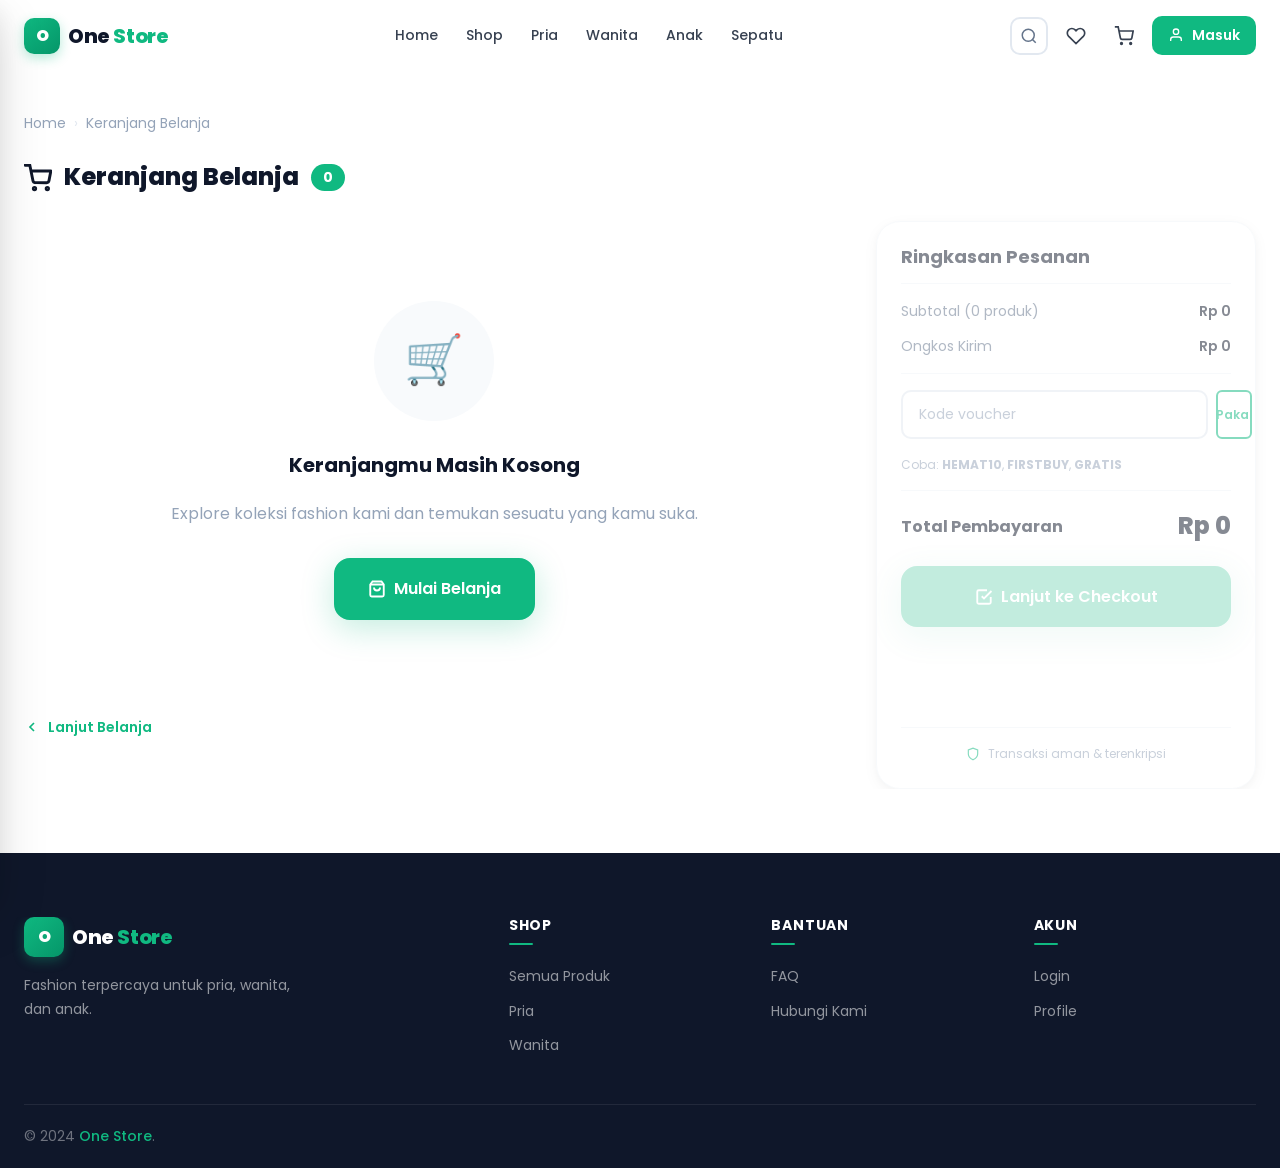
<file: cart.html>
<!DOCTYPE html>
<html lang="id">
<head>
  <meta charset="UTF-8" />
  <meta name="viewport" content="width=device-width, initial-scale=1.0" />
  <meta name="description" content="Keranjang belanja One Store. Lihat produk pilihan kamu dan lanjutkan ke checkout." />
  <title>Keranjang Belanja — One Store</title>
  <link rel="icon" href="data:image/svg+xml,<svg xmlns='http://www.w3.org/2000/svg' viewBox='0 0 32 32'><rect width='32' height='32' rx='8' fill='%2310B981'/><text y='22' x='7' font-size='18' font-weight='900' fill='white' font-family='sans-serif'>O</text></svg>">
  <link rel="stylesheet" href="css/mobile.css" />
  <link rel="stylesheet" href="css/global.css" />
  <link rel="stylesheet" href="css/navbar.css" />
  <link rel="stylesheet" href="css/footer.css" />
  <link rel="stylesheet" href="css/cart.css" />
</head>
<body>

<div id="toast-container"></div>
<div class="overlay" id="overlay"></div>

<!-- Mobile Drawer -->
<nav class="mobile-drawer">
  <div class="drawer-header">
    <a href="index.html" class="navbar-logo"><div class="logo-icon">O</div><span class="logo-text">One <span>Store</span></span></a>
    <button class="drawer-close"><svg width="18" height="18" viewBox="0 0 24 24" fill="none" stroke="currentColor" stroke-width="2.5" stroke-linecap="round" stroke-linejoin="round"><line x1="18" y1="6" x2="6" y2="18"></line><line x1="6" y1="6" x2="18" y2="18"></line></svg></button>
  </div>
  <div class="drawer-nav">
    <a href="index.html" class="drawer-nav-link"><svg width="18" height="18" viewBox="0 0 24 24" fill="none" stroke="currentColor" stroke-width="2"><path d="M3 9l9-7 9 7v11a2 2 0 0 1-2 2H5a2 2 0 0 1-2-2z"></path><polyline points="9 22 9 12 15 12 15 22"></polyline></svg>Home</a>
    <a href="shop.html" class="drawer-nav-link"><svg width="18" height="18" viewBox="0 0 24 24" fill="none" stroke="currentColor" stroke-width="2"><path d="M6 2L3 6v14a2 2 0 0 0 2 2h14a2 2 0 0 0 2-2V6l-3-4z"></path><line x1="3" y1="6" x2="21" y2="6"></line><path d="M16 10a4 4 0 0 1-8 0"></path></svg>Shop</a>
    <a href="profile.html" class="drawer-nav-link"><svg width="18" height="18" viewBox="0 0 24 24" fill="none" stroke="currentColor" stroke-width="2"><path d="M20 21v-2a4 4 0 0 0-4-4H8a4 4 0 0 0-4 4v2"></path><circle cx="12" cy="7" r="4"></circle></svg>Profile</a>
  </div>
  <div class="drawer-footer"><a href="login.html" class="btn btn-primary">Masuk / Daftar</a></div>
</nav>

<!-- Search Overlay -->
<div class="search-overlay" id="search-overlay">
  <div class="search-overlay-inner">
    <div class="search-input-wrap">
      <svg width="20" height="20" viewBox="0 0 24 24" fill="none" stroke="currentColor" stroke-width="2"><circle cx="11" cy="11" r="8"></circle><line x1="21" y1="21" x2="16.65" y2="16.65"></line></svg>
      <input type="text" class="search-input" placeholder="Cari produk..." autocomplete="off" />
      <div class="search-suggestions"></div>
    </div>
    <button class="search-close-btn"><svg width="20" height="20" viewBox="0 0 24 24" fill="none" stroke="currentColor" stroke-width="2.5"><line x1="18" y1="6" x2="6" y2="18"></line><line x1="6" y1="6" x2="18" y2="18"></line></svg></button>
  </div>
</div>

<!-- NAVBAR -->
<header class="navbar">
  <div class="container navbar-inner">
    <a href="index.html" class="navbar-logo"><div class="logo-icon">O</div><span class="logo-text">One <span>Store</span></span></a>
    <nav class="navbar-menu">
      <a href="index.html" class="nav-link">Home</a>
      <a href="shop.html" class="nav-link">Shop</a>
      <a href="shop.html?cat=men" class="nav-link">Pria</a>
      <a href="shop.html?cat=women" class="nav-link">Wanita</a>
      <a href="shop.html?cat=kids" class="nav-link">Anak</a>
      <a href="shop.html?cat=shoes" class="nav-link">Sepatu</a>
    </nav>
    <div class="navbar-actions">
      <div class="navbar-search"><button class="search-toggle-btn" aria-label="Search"><svg width="18" height="18" viewBox="0 0 24 24" fill="none" stroke="currentColor" stroke-width="2"><circle cx="11" cy="11" r="8"></circle><line x1="21" y1="21" x2="16.65" y2="16.65"></line></svg></button></div>
      <a href="profile.html#wishlist" class="nav-action-btn"><svg width="20" height="20" viewBox="0 0 24 24" fill="none" stroke="currentColor" stroke-width="2"><path d="M20.84 4.61a5.5 5.5 0 0 0-7.78 0L12 5.67l-1.06-1.06a5.5 5.5 0 0 0-7.78 7.78l1.06 1.06L12 21.23l7.78-7.78 1.06-1.06a5.5 5.5 0 0 0 0-7.78z"></path></svg></a>
      <a href="cart.html" class="nav-action-btn nav-cart-btn" aria-label="Cart"><svg width="20" height="20" viewBox="0 0 24 24" fill="none" stroke="currentColor" stroke-width="2"><circle cx="9" cy="21" r="1"></circle><circle cx="20" cy="21" r="1"></circle><path d="M1 1h4l2.68 13.39a2 2 0 0 0 2 1.61h9.72a2 2 0 0 0 2-1.61L23 6H6"></path></svg><span class="badge-dot cart-badge">0</span></a>
      <a href="login.html" class="nav-login-btn"><svg width="16" height="16" viewBox="0 0 24 24" fill="none" stroke="currentColor" stroke-width="2"><path d="M20 21v-2a4 4 0 0 0-4-4H8a4 4 0 0 0-4 4v2"></path><circle cx="12" cy="7" r="4"></circle></svg><span class="login-text">Masuk</span></a>
      <button class="hamburger"><span></span><span></span><span></span></button>
    </div>
  </div>
</header>

<!-- MAIN -->
<main class="page-body">
  <div class="cart-page">
    <div class="container">

      <!-- Breadcrumb -->
      <div class="breadcrumb" style="margin-bottom: var(--space-6);">
        <a href="index.html">Home</a>
        <span class="breadcrumb-sep">›</span>
        <span>Keranjang Belanja</span>
      </div>

      <!-- Page Title -->
      <div class="cart-section-title">
        <svg width="28" height="28" viewBox="0 0 24 24" fill="none" stroke="currentColor" stroke-width="2.5" stroke-linecap="round" stroke-linejoin="round"><circle cx="9" cy="21" r="1"></circle><circle cx="20" cy="21" r="1"></circle><path d="M1 1h4l2.68 13.39a2 2 0 0 0 2 1.61h9.72a2 2 0 0 0 2-1.61L23 6H6"></path></svg>
        Keranjang Belanja
        <span class="cart-count-badge" id="cart-count-badge">0</span>
      </div>

      <!-- Cart Layout -->
      <div class="cart-layout" id="cart-layout">

        <!-- ─── LEFT: Cart Items ──────────────── -->
        <div class="cart-items-section">
          <div class="cart-items-list" id="cart-items-list">
            <!-- Rendered by JS -->
          </div>

          <!-- Cart List Footer -->
          <div class="cart-list-footer" id="cart-list-footer" style="display:none;">
            <label class="cart-select-all">
              <input type="checkbox" id="select-all-cb" class="cart-checkbox" onchange="toggleSelectAll(this)" />
              Pilih Semua
            </label>
            <button class="btn btn-ghost btn-sm" onclick="removeSelected()">
              <svg width="14" height="14" viewBox="0 0 24 24" fill="none" stroke="currentColor" stroke-width="2" stroke-linecap="round" stroke-linejoin="round"><polyline points="3 6 5 6 21 6"></polyline><path d="M19 6v14a2 2 0 0 1-2 2H7a2 2 0 0 1-2-2V6m3 0V4a1 1 0 0 1 1-1h4a1 1 0 0 1 1 1v2"></path></svg>
              Hapus Dipilih
            </button>
          </div>

          <a href="shop.html" class="continue-shopping" id="continue-shopping">
            <svg width="16" height="16" viewBox="0 0 24 24" fill="none" stroke="currentColor" stroke-width="2.5"><polyline points="15 18 9 12 15 6"></polyline></svg>
            Lanjut Belanja
          </a>
        </div>

        <!-- ─── RIGHT: Order Summary ──────────── -->
        <div class="order-summary-card" id="order-summary-card">
          <h3 class="summary-title">Ringkasan Pesanan</h3>

          <div class="summary-row">
            <span class="summary-row-label">Subtotal (<span id="summary-item-count">0</span> produk)</span>
            <span class="summary-row-value" id="summary-subtotal">Rp 0</span>
          </div>
          <div class="summary-row">
            <span class="summary-row-label">Ongkos Kirim</span>
            <span class="summary-row-value" id="summary-shipping">—</span>
          </div>
          <div class="summary-row" id="discount-row" style="display:none;">
            <span class="summary-row-label">Diskon Voucher</span>
            <span class="summary-row-value discount" id="summary-discount">− Rp 0</span>
          </div>

          <div class="summary-divider"></div>

          <!-- Voucher -->
          <div class="voucher-row">
            <input type="text" id="voucher-input" class="voucher-input" placeholder="Kode voucher" maxlength="20" />
            <button class="btn btn-outline btn-sm" onclick="applyVoucher()" id="voucher-btn">Pakai</button>
          </div>
          <p class="input-hint" style="margin-bottom: var(--space-4);">Coba: <strong>HEMAT10</strong>, <strong>FIRSTBUY</strong>, <strong>GRATIS</strong></p>

          <div class="summary-divider"></div>

          <div class="summary-total">
            <span class="summary-total-label">Total Pembayaran</span>
            <span class="summary-total-value" id="summary-total">Rp 0</span>
          </div>

          <a href="checkout.html" class="btn btn-primary w-full btn-lg" id="checkout-btn" style="justify-content:center; margin-bottom: var(--space-3);">
            <svg width="18" height="18" viewBox="0 0 24 24" fill="none" stroke="currentColor" stroke-width="2.5"><polyline points="9 11 12 14 22 4"></polyline><path d="M21 12v7a2 2 0 0 1-2 2H5a2 2 0 0 1-2-2V5a2 2 0 0 1 2-2h11"></path></svg>
            Lanjut ke Checkout
          </a>

          <div class="summary-payment-icons">
            <span class="payment-badge">VISA</span>
            <span class="payment-badge">MASTERCARD</span>
            <span class="payment-badge">GOPAY</span>
            <span class="payment-badge">OVO</span>
            <span class="payment-badge">DANA</span>
            <span class="payment-badge">COD</span>
          </div>

          <div class="security-badge">
            <svg width="14" height="14" viewBox="0 0 24 24" fill="none" stroke="currentColor" stroke-width="2"><path d="M12 22s8-4 8-10V5l-8-3-8 3v7c0 6 8 10 8 10z"></path></svg>
            Transaksi aman & terenkripsi
          </div>
        </div>

      </div>
    </div>
  </div>
</main>

<!-- Footer stripped for brevity -->
<footer class="footer">
  <div class="container">
    <div class="footer-main">
      <div class="footer-brand"><div><a href="index.html" class="footer-logo"><div class="logo-icon">O</div><span class="logo-text">One <span>Store</span></span></a><p class="footer-desc">Fashion terpercaya untuk pria, wanita, dan anak.</p></div></div>
      <div class="footer-col"><h4 class="footer-col-title">Shop</h4><ul class="footer-links"><li><a href="shop.html" class="footer-link">Semua Produk</a></li><li><a href="shop.html?cat=men" class="footer-link">Pria</a></li><li><a href="shop.html?cat=women" class="footer-link">Wanita</a></li></ul></div>
      <div class="footer-col"><h4 class="footer-col-title">Bantuan</h4><ul class="footer-links"><li><a href="#" class="footer-link">FAQ</a></li><li><a href="#" class="footer-link">Hubungi Kami</a></li></ul></div>
      <div class="footer-col"><h4 class="footer-col-title">Akun</h4><ul class="footer-links"><li><a href="login.html" class="footer-link">Login</a></li><li><a href="profile.html" class="footer-link">Profile</a></li></ul></div>
    </div>
    <div class="footer-bottom"><p class="footer-copyright">&copy; 2024 <a href="index.html">One Store</a>.</p></div>
  </div>
</footer>

<script src="js/products.js"></script>
<script src="js/cart.js"></script>
<script src="js/main.js"></script>
<script>
/* ─── Voucher Codes ────────────────────────────── */
const VOUCHERS = {
  'HEMAT10':   { type: 'percent', value: 10, min: 100000,  label: 'Diskon 10%' },
  'FIRSTBUY':  { type: 'fixed',   value: 50000, min: 150000, label: 'Hemat Rp 50.000' },
  'GRATIS':    { type: 'shipping', value: 0, min: 0, label: 'Gratis Ongkir' },
};

let appliedVoucher = null;
let shippingCost   = 0;

/* ─── Render Cart ──────────────────────────────── */
function renderCart() {
  const cart      = getCart();
  const listEl    = document.getElementById('cart-items-list');
  const badge     = document.getElementById('cart-count-badge');
  const footer    = document.getElementById('cart-list-footer');
  const summary   = document.getElementById('order-summary-card');

  badge.textContent = cart.length;

  if (cart.length === 0) {
    listEl.innerHTML = `
      <div class="cart-empty">
        <div class="cart-empty-icon">🛒</div>
        <h2 style="font-size:var(--font-size-xl); color:var(--color-navy); font-weight:700;">Keranjangmu Masih Kosong</h2>
        <p style="color:var(--color-gray-400); margin-top:var(--space-2);">Explore koleksi fashion kami dan temukan sesuatu yang kamu suka.</p>
        <a href="shop.html" class="btn btn-primary btn-lg" style="margin-top:var(--space-4);">
          <svg width="18" height="18" viewBox="0 0 24 24" fill="none" stroke="currentColor" stroke-width="2.5"><path d="M6 2L3 6v14a2 2 0 0 0 2 2h14a2 2 0 0 0 2-2V6l-3-4z"></path><line x1="3" y1="6" x2="21" y2="6"></line><path d="M16 10a4 4 0 0 1-8 0"></path></svg>
          Mulai Belanja
        </a>
      </div>`;
    footer.style.display = 'none';
    summary.style.opacity = '0.5';
    summary.style.pointerEvents = 'none';
    document.getElementById('checkout-btn').style.opacity = '0.5';
    document.getElementById('checkout-btn').style.pointerEvents = 'none';
    updateSummary();
    return;
  }

  footer.style.display = 'flex';
  summary.style.opacity = '';
  summary.style.pointerEvents = '';

  listEl.innerHTML = cart.map((item, index) => `
    <div class="cart-item-card fade-in" id="cart-item-${index}">
      <input type="checkbox" class="cart-checkbox item-cb" checked data-index="${index}" onchange="updateSummary()" />
      <div class="cart-item-img" onclick="window.location.href='product-detail.html?id=${item.id}'">
        <img src="${item.image}" alt="${item.name}" loading="lazy" onerror="this.src='https://images.unsplash.com/photo-1441986300917-64674bd600d8?w=400&q=70'" />
      </div>
      <div class="cart-item-info">
        <div class="cart-item-name" onclick="window.location.href='product-detail.html?id=${item.id}'">${item.name}</div>
        <div class="cart-item-variant">
          <span class="variant-tag">Size: ${item.size}</span>
          <span class="variant-tag" style="display:flex;align-items:center;gap:4px;">
            <span style="width:10px;height:10px;border-radius:50%;background:${item.color};border:1px solid var(--color-border);display:inline-block;"></span>
            Warna
          </span>
        </div>
        <div class="cart-item-unit-price">Harga satuan: ${formatPrice(item.price)}</div>
        <div class="cart-item-actions">
          <div class="qty-stepper">
            <button class="qty-btn" data-action="minus" onclick="changeQty(${index}, -1)">−</button>
            <input type="number" class="qty-value" value="${item.qty}" min="1" max="99" onchange="setQty(${index}, this.value)" />
            <button class="qty-btn" data-action="plus" onclick="changeQty(${index}, 1)">+</button>
          </div>
          <button class="cart-remove-btn" onclick="confirmRemove(${index})">
            <svg width="13" height="13" viewBox="0 0 24 24" fill="none" stroke="currentColor" stroke-width="2.5"><polyline points="3 6 5 6 21 6"></polyline><path d="M19 6v14a2 2 0 0 1-2 2H7a2 2 0 0 1-2-2V6m3 0V4a1 1 0 0 1 1-1h4a1 1 0 0 1 1 1v2"></path></svg>
            Hapus
          </button>
        </div>
      </div>
      <div class="cart-item-subtotal">
        <span class="price-current">${formatPrice(item.price * item.qty)}</span>
      </div>
    </div>
  `).join('');

  // Fade in
  setTimeout(() => {
    listEl.querySelectorAll('.fade-in').forEach((el, i) => {
      setTimeout(() => el.classList.add('visible'), i * 60);
    });
  }, 50);

  updateSummary();
}

/* ─── Qty Controls ─────────────────────────────── */
function changeQty(index, delta) {
  const cart = getCart();
  const newQty = (cart[index]?.qty || 1) + delta;
  updateCartQty(index, newQty);
  renderCart();
}

function setQty(index, val) {
  const newQty = parseInt(val) || 1;
  updateCartQty(index, newQty);
  renderCart();
}

/* ─── Remove Item ──────────────────────────────── */
function confirmRemove(index) {
  const card = document.getElementById(`cart-item-${index}`);
  if (card) {
    card.style.transition = 'all 0.3s ease';
    card.style.opacity = '0';
    card.style.transform = 'translateX(30px)';
  }
  setTimeout(() => {
    removeFromCart(index);
    renderCart();
  }, 280);
}

/* ─── Select All ───────────────────────────────── */
function toggleSelectAll(cb) {
  document.querySelectorAll('.item-cb').forEach(c => c.checked = cb.checked);
  updateSummary();
}

function removeSelected() {
  const selected = [...document.querySelectorAll('.item-cb:checked')].map(c => parseInt(c.dataset.index));
  // Remove from highest index to avoid shifting
  [...selected].sort((a, b) => b - a).forEach(i => removeFromCart(i));
  renderCart();
}

/* ─── Update Summary ───────────────────────────── */
function updateSummary() {
  const cart = getCart();
  const selectedCBs = [...document.querySelectorAll('.item-cb:checked')];
  const selectedTotal = selectedCBs.reduce((sum, cb) => {
    const i = parseInt(cb.dataset.index);
    return sum + (cart[i] ? cart[i].price * cart[i].qty : 0);
  }, 0);
  const itemCount = selectedCBs.reduce((sum, cb) => {
    const i = parseInt(cb.dataset.index);
    return sum + (cart[i] ? cart[i].qty : 0);
  }, 0);

  // Shipping
  shippingCost = selectedTotal >= 200000 ? 0 : selectedTotal > 0 ? 15000 : 0;

  // Discount
  let discountAmt = 0;
  if (appliedVoucher) {
    const v = VOUCHERS[appliedVoucher];
    if (v.type === 'percent') discountAmt = Math.round(selectedTotal * v.value / 100);
    if (v.type === 'fixed')   discountAmt = v.value;
    if (v.type === 'shipping') shippingCost = 0;
  }

  const total = Math.max(0, selectedTotal + shippingCost - discountAmt);

  document.getElementById('summary-item-count').textContent = itemCount;
  document.getElementById('summary-subtotal').textContent = formatPrice(selectedTotal);
  document.getElementById('summary-shipping').textContent  = shippingCost === 0 && selectedTotal > 0 ? 'GRATIS 🎉' : formatPrice(shippingCost);
  document.getElementById('summary-shipping').className    = `summary-row-value${shippingCost === 0 && selectedTotal > 0 ? ' free' : ''}`;
  document.getElementById('summary-total').textContent     = formatPrice(total);

  if (discountAmt > 0) {
    document.getElementById('discount-row').style.display = 'flex';
    document.getElementById('summary-discount').textContent = `− ${formatPrice(discountAmt)}`;
  } else {
    document.getElementById('discount-row').style.display = 'none';
  }
}

/* ─── Voucher ──────────────────────────────────── */
function applyVoucher() {
  const code = document.getElementById('voucher-input').value.trim().toUpperCase();
  if (!code) { showToast('Kosong', 'Masukkan kode voucher.', 'error'); return; }
  if (VOUCHERS[code]) {
    appliedVoucher = code;
    showToast('Voucher Berhasil!', `${VOUCHERS[code].label} berhasil digunakan.`, 'success');
    document.getElementById('voucher-btn').textContent = 'Hapus';
    document.getElementById('voucher-btn').onclick = removeVoucher;
    document.getElementById('voucher-input').style.borderColor = 'var(--color-primary)';
    updateSummary();
  } else {
    showToast('Voucher Tidak Valid', 'Kode voucher tidak ditemukan.', 'error');
    document.getElementById('voucher-input').style.borderColor = 'var(--color-danger)';
  }
}

function removeVoucher() {
  appliedVoucher = null;
  document.getElementById('voucher-input').value = '';
  document.getElementById('voucher-btn').textContent = 'Pakai';
  document.getElementById('voucher-btn').onclick = applyVoucher;
  document.getElementById('voucher-input').style.borderColor = '';
  updateSummary();
  showToast('Voucher Dihapus', '', 'info');
}

// Init
document.addEventListener('DOMContentLoaded', renderCart);
</script>
</body>
</html>
</file>
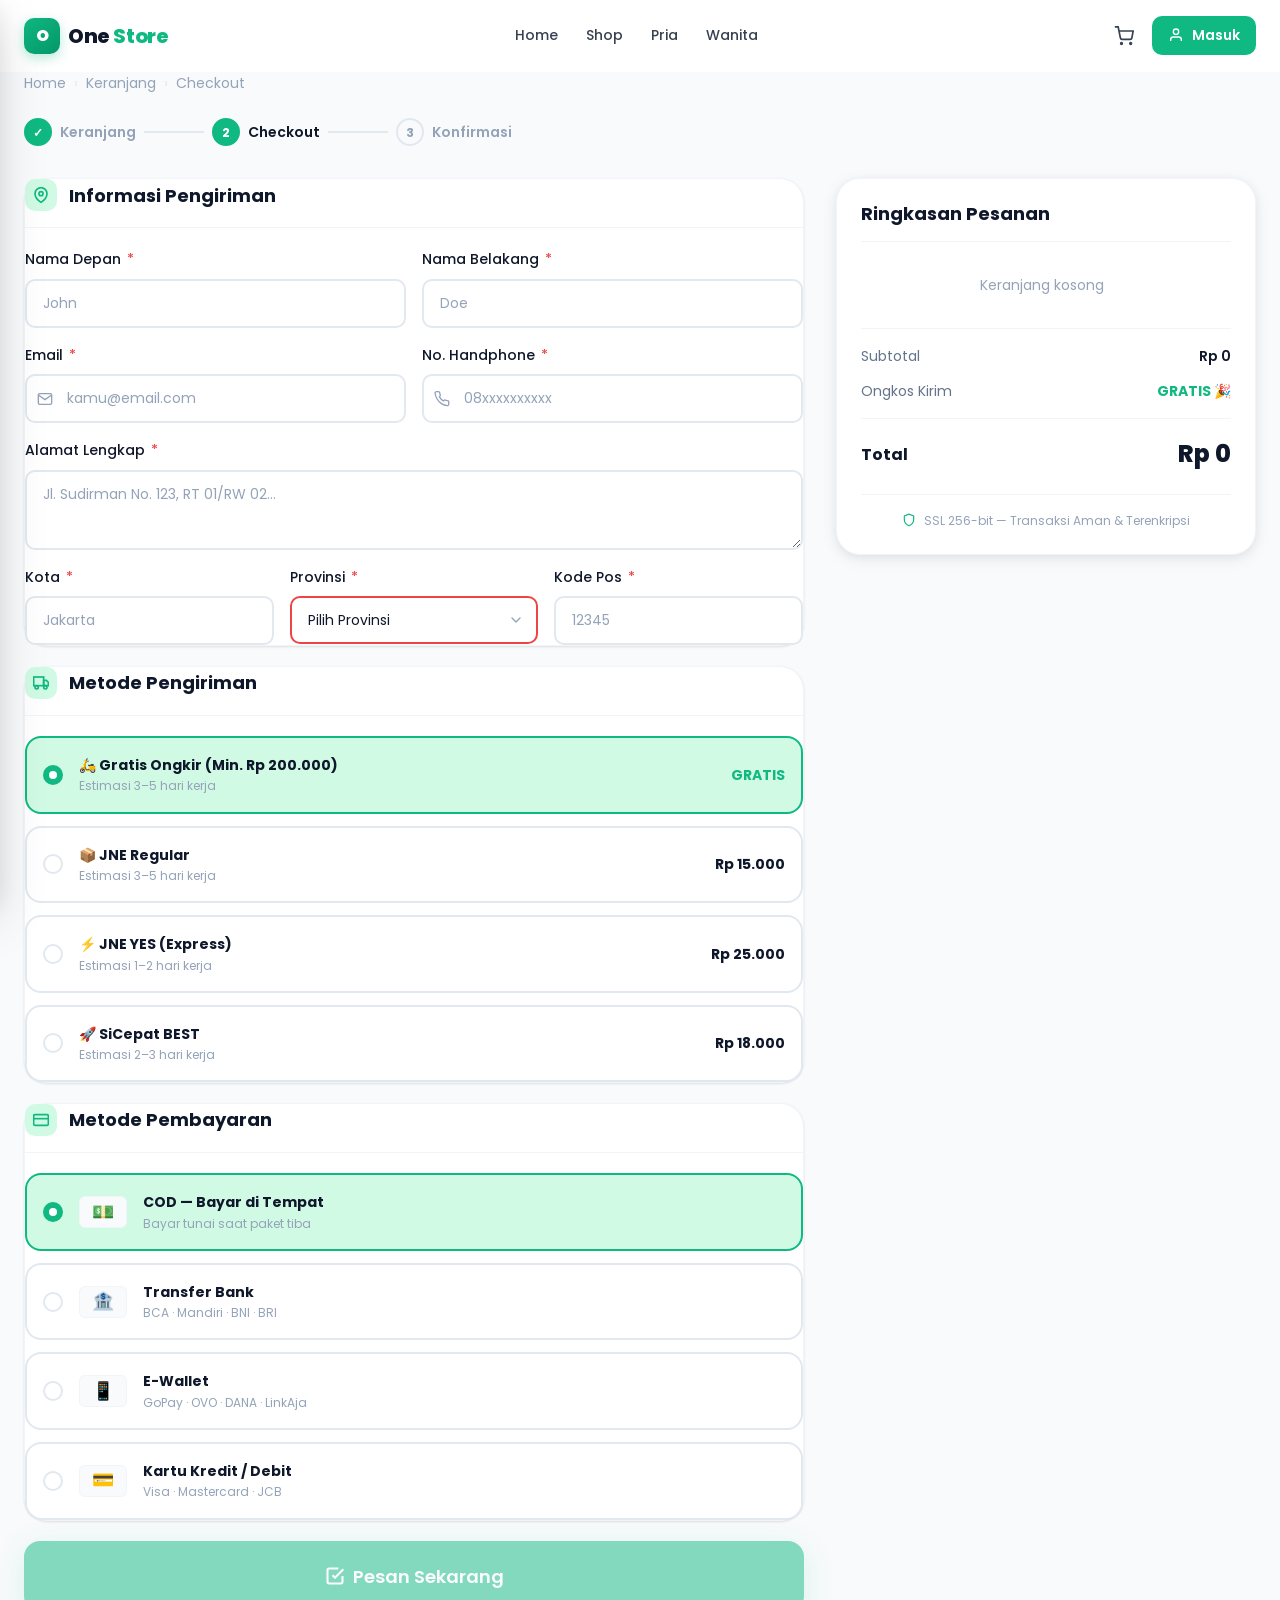
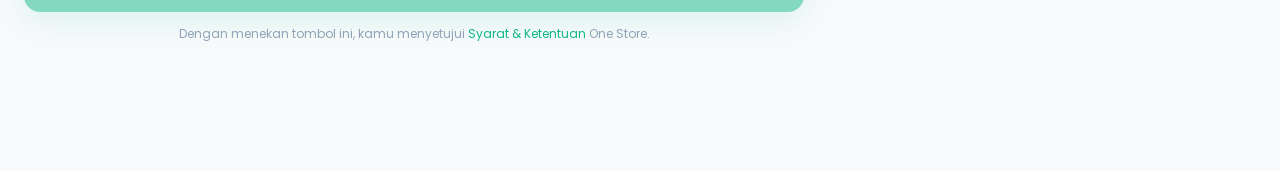
<file: checkout.html>
<!DOCTYPE html>
<html lang="id">
<head>
  <meta charset="UTF-8" />
  <meta name="viewport" content="width=device-width, initial-scale=1.0" />
  <meta name="description" content="Selesaikan pembelian kamu di One Store. Isi data pengiriman dan pilih metode pembayaran." />
  <title>Checkout — One Store</title>
  <link rel="icon" href="data:image/svg+xml,<svg xmlns='http://www.w3.org/2000/svg' viewBox='0 0 32 32'><rect width='32' height='32' rx='8' fill='%2310B981'/><text y='22' x='7' font-size='18' font-weight='900' fill='white' font-family='sans-serif'>O</text></svg>">
  <link rel="stylesheet" href="css/mobile.css" />
  <link rel="stylesheet" href="css/global.css" />
  <link rel="stylesheet" href="css/navbar.css" />
  <link rel="stylesheet" href="css/footer.css" />
  <link rel="stylesheet" href="css/cart.css" />
  <style>
    /* Checkout-specific overrides */
    .checkout-page { background: var(--color-bg); }
    .form-group-full { grid-column: 1 / -1; }

    /* Success modal */
    .order-success-modal {
      position: fixed;
      inset: 0;
      z-index: 999;
      display: flex;
      align-items: center;
      justify-content: center;
      padding: var(--space-6);
      background: rgba(0,0,0,0.55);
      backdrop-filter: blur(6px);
      opacity: 0;
      pointer-events: none;
      transition: opacity 0.3s ease;
    }
    .order-success-modal.show {
      opacity: 1;
      pointer-events: all;
    }
    .order-success-card {
      background: white;
      border-radius: var(--radius-2xl);
      padding: var(--space-10) var(--space-8);
      max-width: 480px;
      width: 100%;
      text-align: center;
      box-shadow: var(--shadow-xl);
      transform: scale(0.9);
      transition: transform 0.4s cubic-bezier(0.34, 1.56, 0.64, 1);
    }
    .order-success-modal.show .order-success-card {
      transform: scale(1);
    }
    .success-anim {
      width: 84px;
      height: 84px;
      background: var(--color-primary-light);
      border-radius: 50%;
      display: flex;
      align-items: center;
      justify-content: center;
      margin: 0 auto var(--space-5);
      font-size: 40px;
      animation: successBounce 0.6s cubic-bezier(0.34, 1.56, 0.64, 1);
    }
    @keyframes successBounce {
      from { transform: scale(0); }
      to { transform: scale(1); }
    }
  </style>
</head>
<body>

<div id="toast-container"></div>
<div class="overlay" id="overlay"></div>

<!-- Mobile Drawer -->
<nav class="mobile-drawer">
  <div class="drawer-header">
    <a href="index.html" class="navbar-logo"><div class="logo-icon">O</div><span class="logo-text">One <span>Store</span></span></a>
    <button class="drawer-close"><svg width="18" height="18" viewBox="0 0 24 24" fill="none" stroke="currentColor" stroke-width="2.5"><line x1="18" y1="6" x2="6" y2="18"></line><line x1="6" y1="6" x2="18" y2="18"></line></svg></button>
  </div>
  <div class="drawer-nav">
    <a href="index.html" class="drawer-nav-link"><svg width="18" height="18" viewBox="0 0 24 24" fill="none" stroke="currentColor" stroke-width="2"><path d="M3 9l9-7 9 7v11a2 2 0 0 1-2 2H5a2 2 0 0 1-2-2z"></path><polyline points="9 22 9 12 15 12 15 22"></polyline></svg>Home</a>
    <a href="shop.html" class="drawer-nav-link"><svg width="18" height="18" viewBox="0 0 24 24" fill="none" stroke="currentColor" stroke-width="2"><path d="M6 2L3 6v14a2 2 0 0 0 2 2h14a2 2 0 0 0 2-2V6l-3-4z"></path><line x1="3" y1="6" x2="21" y2="6"></line><path d="M16 10a4 4 0 0 1-8 0"></path></svg>Shop</a>
    <a href="cart.html" class="drawer-nav-link"><svg width="18" height="18" viewBox="0 0 24 24" fill="none" stroke="currentColor" stroke-width="2"><circle cx="9" cy="21" r="1"></circle><circle cx="20" cy="21" r="1"></circle><path d="M1 1h4l2.68 13.39a2 2 0 0 0 2 1.61h9.72a2 2 0 0 0 2-1.61L23 6H6"></path></svg>Keranjang</a>
  </div>
  <div class="drawer-footer"><a href="login.html" class="btn btn-primary">Masuk / Daftar</a></div>
</nav>

<!-- NAVBAR -->
<header class="navbar">
  <div class="container navbar-inner">
    <a href="index.html" class="navbar-logo"><div class="logo-icon">O</div><span class="logo-text">One <span>Store</span></span></a>
    <nav class="navbar-menu">
      <a href="index.html" class="nav-link">Home</a>
      <a href="shop.html" class="nav-link">Shop</a>
      <a href="shop.html?cat=men" class="nav-link">Pria</a>
      <a href="shop.html?cat=women" class="nav-link">Wanita</a>
    </nav>
    <div class="navbar-actions">
      <a href="cart.html" class="nav-action-btn nav-cart-btn"><svg width="20" height="20" viewBox="0 0 24 24" fill="none" stroke="currentColor" stroke-width="2"><circle cx="9" cy="21" r="1"></circle><circle cx="20" cy="21" r="1"></circle><path d="M1 1h4l2.68 13.39a2 2 0 0 0 2 1.61h9.72a2 2 0 0 0 2-1.61L23 6H6"></path></svg><span class="badge-dot cart-badge">0</span></a>
      <a href="login.html" class="nav-login-btn"><svg width="16" height="16" viewBox="0 0 24 24" fill="none" stroke="currentColor" stroke-width="2"><path d="M20 21v-2a4 4 0 0 0-4-4H8a4 4 0 0 0-4 4v2"></path><circle cx="12" cy="7" r="4"></circle></svg><span class="login-text">Masuk</span></a>
      <button class="hamburger"><span></span><span></span><span></span></button>
    </div>
  </div>
</header>

<main class="page-body checkout-page">
  <div class="container" style="padding-top: var(--space-8); padding-bottom: var(--space-16);">

    <!-- Breadcrumb -->
    <div class="breadcrumb" style="margin-bottom: var(--space-6);">
      <a href="index.html">Home</a><span class="breadcrumb-sep">›</span>
      <a href="cart.html">Keranjang</a><span class="breadcrumb-sep">›</span>
      <span>Checkout</span>
    </div>

    <!-- Steps -->
    <div class="checkout-steps" style="margin-bottom: var(--space-8);">
      <div class="checkout-step done">
        <div class="step-num">✓</div>
        <span class="hide-mobile">Keranjang</span>
      </div>
      <div class="step-connector"></div>
      <div class="checkout-step active">
        <div class="step-num">2</div>
        <span>Checkout</span>
      </div>
      <div class="step-connector"></div>
      <div class="checkout-step">
        <div class="step-num">3</div>
        <span class="hide-mobile">Konfirmasi</span>
      </div>
    </div>

    <div class="checkout-layout">

      <!-- ─── LEFT: FORM ─────────────────────── -->
      <div class="checkout-form-area">

        <!-- 1. Info Pengiriman -->
        <div class="checkout-form-section">
          <h2 class="checkout-form-section-title">
            <div class="step-icon">
              <svg width="16" height="16" viewBox="0 0 24 24" fill="none" stroke="currentColor" stroke-width="2.5"><path d="M21 10c0 7-9 13-9 13s-9-6-9-13a9 9 0 0 1 18 0z"></path><circle cx="12" cy="10" r="3"></circle></svg>
            </div>
            Informasi Pengiriman
          </h2>

          <form id="checkout-form" novalidate>
            <div class="form-grid-2" style="gap: var(--space-4); margin-bottom: var(--space-4);">
              <div class="input-group" id="ig-firstname">
                <label class="input-label" for="firstname">Nama Depan <span class="required">*</span></label>
                <input type="text" id="firstname" name="firstname" class="input-field" placeholder="John" required />
                <span class="input-error">Nama depan wajib diisi</span>
              </div>
              <div class="input-group" id="ig-lastname">
                <label class="input-label" for="lastname">Nama Belakang <span class="required">*</span></label>
                <input type="text" id="lastname" name="lastname" class="input-field" placeholder="Doe" required />
                <span class="input-error">Nama belakang wajib diisi</span>
              </div>
            </div>

            <div class="form-grid-2" style="gap: var(--space-4); margin-bottom: var(--space-4);">
              <div class="input-group" id="ig-email">
                <label class="input-label" for="email">Email <span class="required">*</span></label>
                <div class="input-wrapper">
                  <span class="input-icon"><svg width="16" height="16" viewBox="0 0 24 24" fill="none" stroke="currentColor" stroke-width="2"><path d="M4 4h16c1.1 0 2 .9 2 2v12c0 1.1-.9 2-2 2H4c-1.1 0-2-.9-2-2V6c0-1.1.9-2 2-2z"></path><polyline points="22,6 12,13 2,6"></polyline></svg></span>
                  <input type="email" id="email" name="email" class="input-field" placeholder="kamu@email.com" required />
                </div>
                <span class="input-error">Email tidak valid</span>
              </div>
              <div class="input-group" id="ig-phone">
                <label class="input-label" for="phone">No. Handphone <span class="required">*</span></label>
                <div class="input-wrapper">
                  <span class="input-icon"><svg width="16" height="16" viewBox="0 0 24 24" fill="none" stroke="currentColor" stroke-width="2"><path d="M22 16.92v3a2 2 0 0 1-2.18 2 19.79 19.79 0 0 1-8.63-3.07A19.5 19.5 0 0 1 4.69 12 19.79 19.79 0 0 1 1.61 3.37 2 2 0 0 1 3.6 1h3a2 2 0 0 1 2 1.72 12.84 12.84 0 0 0 .7 2.81 2 2 0 0 1-.45 2.11L8.09 8.91a16 16 0 0 0 6 6l.79-.79a2 2 0 0 1 2.11-.45 12.84 12.84 0 0 0 2.81.7A2 2 0 0 1 22 16.92z"></path></svg></span>
                  <input type="tel" id="phone" name="phone" class="input-field" placeholder="08xxxxxxxxxx" required />
                </div>
                <span class="input-error">Nomor HP tidak valid</span>
              </div>
            </div>

            <div class="input-group" style="margin-bottom: var(--space-4);" id="ig-address">
              <label class="input-label" for="address">Alamat Lengkap <span class="required">*</span></label>
              <textarea id="address" name="address" class="input-field textarea-field" placeholder="Jl. Sudirman No. 123, RT 01/RW 02..." required style="min-height: 80px; resize: vertical;"></textarea>
              <span class="input-error">Alamat wajib diisi</span>
            </div>

            <div class="form-grid-3" style="gap: var(--space-4);">
              <div class="input-group" id="ig-city">
                <label class="input-label" for="city">Kota <span class="required">*</span></label>
                <input type="text" id="city" name="city" class="input-field" placeholder="Jakarta" required />
                <span class="input-error">Kota wajib diisi</span>
              </div>
              <div class="input-group" id="ig-province">
                <label class="input-label" for="province">Provinsi <span class="required">*</span></label>
                <select id="province" name="province" class="input-field select-field" required>
                  <option value="">Pilih Provinsi</option>
                  <option>DKI Jakarta</option>
                  <option>Jawa Barat</option>
                  <option>Jawa Tengah</option>
                  <option>Jawa Timur</option>
                  <option>Banten</option>
                  <option>DI Yogyakarta</option>
                  <option>Bali</option>
                  <option>Sumatera Utara</option>
                  <option>Sumatera Selatan</option>
                  <option>Kalimantan Selatan</option>
                  <option>Sulawesi Selatan</option>
                  <option>Papua</option>
                </select>
                <span class="input-error">Pilih provinsi</span>
              </div>
              <div class="input-group" id="ig-postal">
                <label class="input-label" for="postal">Kode Pos <span class="required">*</span></label>
                <input type="text" id="postal" name="postal" class="input-field" placeholder="12345" maxlength="5" required />
                <span class="input-error">Kode pos tidak valid</span>
              </div>
            </div>
          </form>
        </div>

        <!-- 2. Metode Pengiriman -->
        <div class="checkout-form-section">
          <h2 class="checkout-form-section-title">
            <div class="step-icon">
              <svg width="16" height="16" viewBox="0 0 24 24" fill="none" stroke="currentColor" stroke-width="2.5"><rect x="1" y="3" width="15" height="13"></rect><polygon points="16 8 20 8 23 11 23 16 16 16 16 8"></polygon><circle cx="5.5" cy="18.5" r="2.5"></circle><circle cx="18.5" cy="18.5" r="2.5"></circle></svg>
            </div>
            Metode Pengiriman
          </h2>

          <div class="shipping-options" id="shipping-options">
            <label class="shipping-option selected" onclick="selectShipping(this, 0)" id="ship-free">
              <input type="radio" name="shipping" value="free" checked />
              <div class="shipping-radio-custom"></div>
              <div class="shipping-info">
                <div class="shipping-name">🛵 Gratis Ongkir (Min. Rp 200.000)</div>
                <div class="shipping-eta">Estimasi 3–5 hari kerja</div>
              </div>
              <span class="shipping-price free">GRATIS</span>
            </label>
            <label class="shipping-option" onclick="selectShipping(this, 15000)" id="ship-jne-reg">
              <input type="radio" name="shipping" value="jne-reg" />
              <div class="shipping-radio-custom"></div>
              <div class="shipping-info">
                <div class="shipping-name">📦 JNE Regular</div>
                <div class="shipping-eta">Estimasi 3–5 hari kerja</div>
              </div>
              <span class="shipping-price">Rp 15.000</span>
            </label>
            <label class="shipping-option" onclick="selectShipping(this, 25000)" id="ship-jne-yes">
              <input type="radio" name="shipping" value="jne-yes" />
              <div class="shipping-radio-custom"></div>
              <div class="shipping-info">
                <div class="shipping-name">⚡ JNE YES (Express)</div>
                <div class="shipping-eta">Estimasi 1–2 hari kerja</div>
              </div>
              <span class="shipping-price">Rp 25.000</span>
            </label>
            <label class="shipping-option" onclick="selectShipping(this, 18000)" id="ship-sicepat">
              <input type="radio" name="shipping" value="sicepat" />
              <div class="shipping-radio-custom"></div>
              <div class="shipping-info">
                <div class="shipping-name">🚀 SiCepat BEST</div>
                <div class="shipping-eta">Estimasi 2–3 hari kerja</div>
              </div>
              <span class="shipping-price">Rp 18.000</span>
            </label>
          </div>
        </div>

        <!-- 3. Metode Pembayaran -->
        <div class="checkout-form-section">
          <h2 class="checkout-form-section-title">
            <div class="step-icon">
              <svg width="16" height="16" viewBox="0 0 24 24" fill="none" stroke="currentColor" stroke-width="2.5"><rect x="1" y="4" width="22" height="16" rx="2" ry="2"></rect><line x1="1" y1="10" x2="23" y2="10"></line></svg>
            </div>
            Metode Pembayaran
          </h2>

          <div class="payment-methods">
            <label class="payment-method selected" onclick="selectPayment(this, 'cod')">
              <input type="radio" name="payment" value="cod" checked />
              <div class="payment-radio-custom"></div>
              <div class="payment-icon">💵</div>
              <div class="payment-details">
                <div class="payment-name">COD — Bayar di Tempat</div>
                <div class="payment-desc">Bayar tunai saat paket tiba</div>
              </div>
            </label>
            <label class="payment-method" onclick="selectPayment(this, 'transfer')">
              <input type="radio" name="payment" value="transfer" />
              <div class="payment-radio-custom"></div>
              <div class="payment-icon">🏦</div>
              <div class="payment-details">
                <div class="payment-name">Transfer Bank</div>
                <div class="payment-desc">BCA · Mandiri · BNI · BRI</div>
              </div>
            </label>
            <label class="payment-method" onclick="selectPayment(this, 'gopay')">
              <input type="radio" name="payment" value="gopay" />
              <div class="payment-radio-custom"></div>
              <div class="payment-icon">📱</div>
              <div class="payment-details">
                <div class="payment-name">E-Wallet</div>
                <div class="payment-desc">GoPay · OVO · DANA · LinkAja</div>
              </div>
            </label>
            <label class="payment-method" onclick="selectPayment(this, 'card')">
              <input type="radio" name="payment" value="card" />
              <div class="payment-radio-custom"></div>
              <div class="payment-icon">💳</div>
              <div class="payment-details">
                <div class="payment-name">Kartu Kredit / Debit</div>
                <div class="payment-desc">Visa · Mastercard · JCB</div>
              </div>
            </label>
          </div>
        </div>

        <!-- Place Order -->
        <button class="btn btn-primary btn-xl w-full" id="place-order-btn" onclick="placeOrder()" style="justify-content:center;">
          <svg width="20" height="20" viewBox="0 0 24 24" fill="none" stroke="currentColor" stroke-width="2.5"><polyline points="9 11 12 14 22 4"></polyline><path d="M21 12v7a2 2 0 0 1-2 2H5a2 2 0 0 1-2-2V5a2 2 0 0 1 2-2h11"></path></svg>
          Pesan Sekarang
        </button>
        <p style="text-align:center; font-size:var(--font-size-xs); color:var(--color-gray-400); margin-top:var(--space-3);">
          Dengan menekan tombol ini, kamu menyetujui <a href="#" style="color:var(--color-primary);">Syarat & Ketentuan</a> One Store.
        </p>

      </div>

      <!-- ─── RIGHT: ORDER SUMMARY ───────────── -->
      <div class="checkout-order-summary">
        <h3 class="summary-title" style="padding-bottom:var(--space-4); border-bottom:1px solid var(--color-border-light); margin-bottom:var(--space-4);">
          Ringkasan Pesanan
        </h3>

        <!-- Item List -->
        <div class="checkout-items-list" id="checkout-items-list">
          <!-- Rendered by JS -->
        </div>

        <div class="summary-divider"></div>

        <div class="summary-row">
          <span class="summary-row-label">Subtotal</span>
          <span class="summary-row-value" id="co-subtotal">—</span>
        </div>
        <div class="summary-row">
          <span class="summary-row-label">Ongkos Kirim</span>
          <span class="summary-row-value" id="co-shipping">GRATIS</span>
        </div>

        <div class="summary-divider"></div>

        <div class="summary-total">
          <span class="summary-total-label">Total</span>
          <span class="summary-total-value" id="co-total" style="font-size:var(--font-size-2xl);">—</span>
        </div>

        <div class="security-badge">
          <svg width="14" height="14" viewBox="0 0 24 24" fill="none" stroke="currentColor" stroke-width="2"><path d="M12 22s8-4 8-10V5l-8-3-8 3v7c0 6 8 10 8 10z"></path></svg>
          SSL 256-bit — Transaksi Aman & Terenkripsi
        </div>
      </div>

    </div>
  </div>
</main>

<!-- Order Success Modal -->
<div class="order-success-modal" id="success-modal">
  <div class="order-success-card">
    <div class="success-anim">✅</div>
    <h2 style="font-size:var(--font-size-2xl); font-weight:800; color:var(--color-navy); margin-bottom:var(--space-3);">Pesanan Berhasil!</h2>
    <p style="color:var(--color-gray-500); margin-bottom:var(--space-2);">Nomor pesanan kamu:</p>
    <p id="order-number" style="font-size:var(--font-size-xl); font-weight:800; color:var(--color-primary); background:var(--color-primary-light); padding:var(--space-3) var(--space-6); border-radius:var(--radius-lg); margin-bottom:var(--space-6);">#OS-20241201</p>
    <p style="font-size:var(--font-size-sm); color:var(--color-gray-500); margin-bottom:var(--space-8);">Konfirmasi pesanan akan dikirimkan ke email kamu. Terima kasih sudah belanja di One Store! 🎉</p>
    <div style="display:flex; gap:var(--space-3); justify-content:center; flex-wrap:wrap;">
      <a href="profile.html#orders" class="btn btn-outline">Lihat Pesanan</a>
      <a href="shop.html" class="btn btn-primary">Belanja Lagi</a>
    </div>
  </div>
</div>

<script src="js/products.js"></script>
<script src="js/cart.js"></script>
<script src="js/main.js"></script>
<script>
let shippingCost = 0;

/* ─── Render checkout items ─────────────────────── */
document.addEventListener('DOMContentLoaded', () => {
  const cart = getCart();
  const listEl = document.getElementById('checkout-items-list');

  if (cart.length === 0) {
    listEl.innerHTML = `<p style="color:var(--color-gray-400); font-size:var(--font-size-sm); text-align:center; padding:var(--space-4);">Keranjang kosong</p>`;
    const btn = document.getElementById('place-order-btn');
    btn.disabled = true;
    btn.style.opacity = '0.5';
    btn.style.cursor = 'not-allowed';
  } else {
    listEl.innerHTML = cart.map(item => `
      <div class="checkout-item-row">
        <div class="checkout-item-img" style="position:relative;">
          <img src="${item.image}" alt="${item.name}" onerror="this.src='https://images.unsplash.com/photo-1441986300917-64674bd600d8?w=200&q=70'" />
          <div class="checkout-item-qty-num">${item.qty}</div>
        </div>
        <div class="checkout-item-info">
          <div class="checkout-item-name">${item.name}</div>
          <div class="checkout-item-variant">${item.size} · <span style="width:8px;height:8px;border-radius:50%;background:${item.color};display:inline-block;border:1px solid #eee;"></span></div>
        </div>
        <div class="checkout-item-total">${formatPrice(item.price * item.qty)}</div>
      </div>
    `).join('');
  }

  updateCheckoutSummary();
});

/* ─── Update Summary ────────────────────────────── */
function updateCheckoutSummary() {
  const cart = getCart();
  const subtotal = cart.reduce((s, i) => s + i.price * i.qty, 0);
  const total = subtotal + shippingCost;
  document.getElementById('co-subtotal').textContent = formatPrice(subtotal);
  document.getElementById('co-shipping').textContent = shippingCost === 0 ? 'GRATIS 🎉' : formatPrice(shippingCost);
  document.getElementById('co-shipping').className = `summary-row-value${shippingCost === 0 ? ' free' : ''}`;
  document.getElementById('co-total').textContent = formatPrice(total);
}

/* ─── Shipping & Payment Selection ─────────────── */
function selectShipping(el, cost) {
  document.querySelectorAll('.shipping-option').forEach(o => o.classList.remove('selected'));
  el.classList.add('selected');
  shippingCost = cost;
  updateCheckoutSummary();
}

function selectPayment(el) {
  document.querySelectorAll('.payment-method').forEach(m => m.classList.remove('selected'));
  el.classList.add('selected');
}

/* ─── Form Validation ───────────────────────────── */
function validateField(id, rule) {
  const input = document.getElementById(id);
  const group = document.getElementById('ig-' + id);
  if (!input || !group) return true;
  const valid = rule(input.value.trim());
  group.classList.toggle('has-error', !valid);
  return valid;
}

function validateForm() {
  const rules = [
    ['firstname', v => v.length >= 2],
    ['lastname',  v => v.length >= 2],
    ['email',     v => /^[^\s@]+@[^\s@]+\.[^\s@]+$/.test(v)],
    ['phone',     v => /^(\+62|62|0)[0-9]{8,13}$/.test(v.replace(/\s/g,''))],
    ['address',   v => v.length >= 10],
    ['city',      v => v.length >= 2],
    ['province',  v => v !== ''],
    ['postal',    v => /^\d{5}$/.test(v)],
  ];

  let allValid = true;
  rules.forEach(([id, rule]) => {
    if (!validateField(id, rule)) allValid = false;
  });
  return allValid;
}

/* ─── Place Order ───────────────────────────────── */
function placeOrder() {
  if (!validateForm()) {
    showToast('Lengkapi Form', 'Mohon isi semua kolom yang diperlukan.', 'error');
    const firstError = document.querySelector('.has-error');
    if (firstError) firstError.scrollIntoView({ behavior: 'smooth', block: 'center' });
    return;
  }

  const btn = document.getElementById('place-order-btn');
  btn.disabled = true;
  btn.innerHTML = `<svg width="20" height="20" viewBox="0 0 24 24" fill="none" stroke="currentColor" stroke-width="2.5" style="animation:spin 1s linear infinite"><path d="M21 12a9 9 0 1 1-18 0 9 9 0 0 1 18 0"/></svg> Memproses...`;
  document.head.insertAdjacentHTML('beforeend', '<style>@keyframes spin{to{transform:rotate(360deg)}}</style>');

  setTimeout(() => {
    const orderNum = '#OS-' + Date.now().toString().slice(-8);
    document.getElementById('order-number').textContent = orderNum;
    document.getElementById('success-modal').classList.add('show');
    clearCart();
    updateCartBadge();
  }, 1800);
}

/* ─── Live validation ───────────────────────────── */
['firstname','lastname','email','phone','city','postal'].forEach(id => {
  document.getElementById(id)?.addEventListener('blur', () => {
    validateField(id, v => v.length > 0);
  });
});
</script>
</body>
</html>
</file>
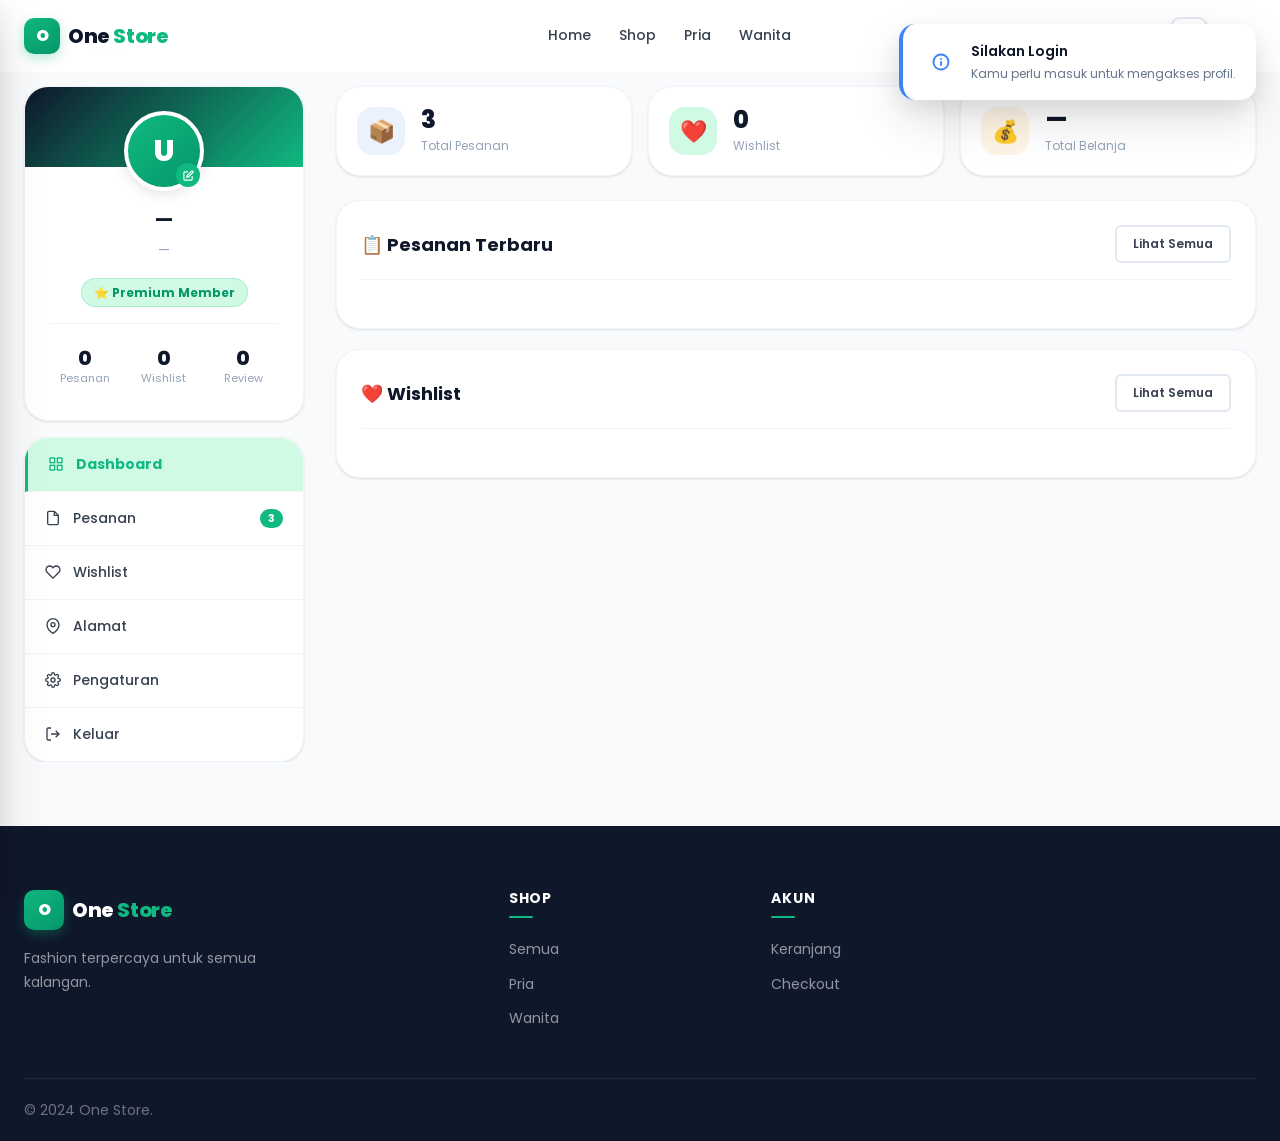
<file: profile.html>
<!DOCTYPE html>
<html lang="id">
<head>
  <meta charset="UTF-8" />
  <meta name="viewport" content="width=device-width, initial-scale=1.0" />
  <meta name="description" content="Dashboard akun One Store. Kelola pesanan, wishlist, dan informasi profil kamu." />
  <title>Profile — One Store</title>
  <link rel="icon" href="data:image/svg+xml,<svg xmlns='http://www.w3.org/2000/svg' viewBox='0 0 32 32'><rect width='32' height='32' rx='8' fill='%2310B981'/><text y='22' x='7' font-size='18' font-weight='900' fill='white' font-family='sans-serif'>O</text></svg>">
  <link rel="stylesheet" href="css/mobile.css" />
  <link rel="stylesheet" href="css/global.css" />
  <link rel="stylesheet" href="css/navbar.css" />
  <link rel="stylesheet" href="css/footer.css" />
  <link rel="stylesheet" href="css/home.css" />
  <link rel="stylesheet" href="css/profile.css" />
</head>
<body>

<div id="toast-container"></div>
<div class="overlay" id="overlay"></div>

<!-- Mobile Drawer -->
<nav class="mobile-drawer">
  <div class="drawer-header">
    <a href="index.html" class="navbar-logo"><div class="logo-icon">O</div><span class="logo-text">One <span>Store</span></span></a>
    <button class="drawer-close"><svg width="18" height="18" viewBox="0 0 24 24" fill="none" stroke="currentColor" stroke-width="2.5"><line x1="18" y1="6" x2="6" y2="18"></line><line x1="6" y1="6" x2="18" y2="18"></line></svg></button>
  </div>
  <div class="drawer-nav">
    <a href="index.html" class="drawer-nav-link"><svg width="18" height="18" viewBox="0 0 24 24" fill="none" stroke="currentColor" stroke-width="2"><path d="M3 9l9-7 9 7v11a2 2 0 0 1-2 2H5a2 2 0 0 1-2-2z"></path><polyline points="9 22 9 12 15 12 15 22"></polyline></svg>Home</a>
    <a href="shop.html" class="drawer-nav-link"><svg width="18" height="18" viewBox="0 0 24 24" fill="none" stroke="currentColor" stroke-width="2"><path d="M6 2L3 6v14a2 2 0 0 0 2 2h14a2 2 0 0 0 2-2V6l-3-4z"></path><line x1="3" y1="6" x2="21" y2="6"></line></svg>Shop</a>
    <a href="cart.html" class="drawer-nav-link"><svg width="18" height="18" viewBox="0 0 24 24" fill="none" stroke="currentColor" stroke-width="2"><circle cx="9" cy="21" r="1"></circle><circle cx="20" cy="21" r="1"></circle><path d="M1 1h4l2.68 13.39a2 2 0 0 0 2 1.61h9.72a2 2 0 0 0 2-1.61L23 6H6"></path></svg>Keranjang</a>
  </div>
  <div class="drawer-footer"><button onclick="doLogout()" class="btn btn-ghost" style="width:100%;">Keluar</button></div>
</nav>

<!-- Search Overlay -->
<div class="search-overlay" id="search-overlay">
  <div class="search-overlay-inner">
    <div class="search-input-wrap">
      <svg width="20" height="20" viewBox="0 0 24 24" fill="none" stroke="currentColor" stroke-width="2"><circle cx="11" cy="11" r="8"></circle><line x1="21" y1="21" x2="16.65" y2="16.65"></line></svg>
      <input type="text" class="search-input" placeholder="Cari produk..." autocomplete="off" />
      <div class="search-suggestions"></div>
    </div>
    <button class="search-close-btn"><svg width="20" height="20" viewBox="0 0 24 24" fill="none" stroke="currentColor" stroke-width="2.5"><line x1="18" y1="6" x2="6" y2="18"></line><line x1="6" y1="6" x2="18" y2="18"></line></svg></button>
  </div>
</div>

<!-- NAVBAR -->
<header class="navbar">
  <div class="container navbar-inner">
    <a href="index.html" class="navbar-logo"><div class="logo-icon">O</div><span class="logo-text">One <span>Store</span></span></a>
    <nav class="navbar-menu">
      <a href="index.html" class="nav-link">Home</a>
      <a href="shop.html" class="nav-link">Shop</a>
      <a href="shop.html?cat=men" class="nav-link">Pria</a>
      <a href="shop.html?cat=women" class="nav-link">Wanita</a>
    </nav>
    <div class="navbar-actions">
      <div class="navbar-search"><button class="search-toggle-btn"><svg width="18" height="18" viewBox="0 0 24 24" fill="none" stroke="currentColor" stroke-width="2"><circle cx="11" cy="11" r="8"></circle><line x1="21" y1="21" x2="16.65" y2="16.65"></line></svg></button></div>
      <a href="cart.html" class="nav-action-btn nav-cart-btn"><svg width="20" height="20" viewBox="0 0 24 24" fill="none" stroke="currentColor" stroke-width="2"><circle cx="9" cy="21" r="1"></circle><circle cx="20" cy="21" r="1"></circle><path d="M1 1h4l2.68 13.39a2 2 0 0 0 2 1.61h9.72a2 2 0 0 0 2-1.61L23 6H6"></path></svg><span class="badge-dot cart-badge">0</span></a>
      <button class="hamburger"><span></span><span></span><span></span></button>
    </div>
  </div>
</header>

<main class="page-body profile-page" id="page-main">
  <div class="container">

    <!-- Breadcrumb -->
    <div class="breadcrumb" style="margin-bottom:var(--space-6);">
      <a href="index.html">Home</a><span class="breadcrumb-sep">›</span>
      <span>Profile</span>
    </div>

    <div class="profile-layout">

      <!-- ─── SIDEBAR ─────────────────────────── -->
      <aside class="profile-sidebar">

        <!-- User Card -->
        <div class="user-card">
          <div class="user-avatar" id="user-avatar" title="Klik untuk ubah foto">
            <span id="user-avatar-letter">U</span>
            <div class="user-avatar-edit">
              <svg width="11" height="11" viewBox="0 0 24 24" fill="none" stroke="white" stroke-width="2.5"><path d="M11 4H4a2 2 0 0 0-2 2v14a2 2 0 0 0 2 2h14a2 2 0 0 0 2-2v-7"></path><path d="M18.5 2.5a2.121 2.121 0 0 1 3 3L12 15l-4 1 1-4 9.5-9.5z"></path></svg>
            </div>
          </div>
          <div class="user-name" id="user-display-name">—</div>
          <div class="user-email" id="user-display-email">—</div>
          <div class="user-badge">⭐ Premium Member</div>
          <div class="user-stats">
            <div class="user-stat" onclick="switchProfileTab('orders')">
              <span class="user-stat-num" id="stat-orders">0</span>
              <span class="user-stat-label">Pesanan</span>
            </div>
            <div class="user-stat" onclick="switchProfileTab('wishlist')">
              <span class="user-stat-num" id="stat-wishlist">0</span>
              <span class="user-stat-label">Wishlist</span>
            </div>
            <div class="user-stat">
              <span class="user-stat-num">0</span>
              <span class="user-stat-label">Review</span>
            </div>
          </div>
        </div>

        <!-- Profile Nav -->
        <nav class="profile-nav">
          <button class="profile-nav-item active" onclick="switchProfileTab('overview')" data-tab="overview">
            <svg width="16" height="16" viewBox="0 0 24 24" fill="none" stroke="currentColor" stroke-width="2"><rect x="3" y="3" width="7" height="7"></rect><rect x="14" y="3" width="7" height="7"></rect><rect x="14" y="14" width="7" height="7"></rect><rect x="3" y="14" width="7" height="7"></rect></svg>
            Dashboard
          </button>
          <button class="profile-nav-item" onclick="switchProfileTab('orders')" data-tab="orders">
            <svg width="16" height="16" viewBox="0 0 24 24" fill="none" stroke="currentColor" stroke-width="2"><path d="M14 2H6a2 2 0 0 0-2 2v16a2 2 0 0 0 2 2h12a2 2 0 0 0 2-2V8z"></path><polyline points="14 2 14 8 20 8"></polyline></svg>
            Pesanan
            <span class="profile-nav-badge" id="orders-badge">3</span>
          </button>
          <button class="profile-nav-item" onclick="switchProfileTab('wishlist')" data-tab="wishlist">
            <svg width="16" height="16" viewBox="0 0 24 24" fill="none" stroke="currentColor" stroke-width="2"><path d="M20.84 4.61a5.5 5.5 0 0 0-7.78 0L12 5.67l-1.06-1.06a5.5 5.5 0 0 0-7.78 7.78l1.06 1.06L12 21.23l7.78-7.78 1.06-1.06a5.5 5.5 0 0 0 0-7.78z"></path></svg>
            Wishlist
          </button>
          <button class="profile-nav-item" onclick="switchProfileTab('addresses')" data-tab="addresses">
            <svg width="16" height="16" viewBox="0 0 24 24" fill="none" stroke="currentColor" stroke-width="2"><path d="M21 10c0 7-9 13-9 13s-9-6-9-13a9 9 0 0 1 18 0z"></path><circle cx="12" cy="10" r="3"></circle></svg>
            Alamat
          </button>
          <button class="profile-nav-item" onclick="switchProfileTab('settings')" data-tab="settings">
            <svg width="16" height="16" viewBox="0 0 24 24" fill="none" stroke="currentColor" stroke-width="2"><circle cx="12" cy="12" r="3"></circle><path d="M19.4 15a1.65 1.65 0 0 0 .33 1.82l.06.06a2 2 0 0 1-2.83 2.83l-.06-.06a1.65 1.65 0 0 0-1.82-.33 1.65 1.65 0 0 0-1 1.51V21a2 2 0 0 1-4 0v-.09A1.65 1.65 0 0 0 9 19.4a1.65 1.65 0 0 0-1.82.33l-.06.06a2 2 0 0 1-2.83-2.83l.06-.06A1.65 1.65 0 0 0 4.68 15a1.65 1.65 0 0 0-1.51-1H3a2 2 0 0 1 0-4h.09A1.65 1.65 0 0 0 4.6 9a1.65 1.65 0 0 0-.33-1.82l-.06-.06a2 2 0 0 1 2.83-2.83l.06.06A1.65 1.65 0 0 0 9 4.68a1.65 1.65 0 0 0 1-1.51V3a2 2 0 0 1 4 0v.09a1.65 1.65 0 0 0 1 1.51 1.65 1.65 0 0 0 1.82-.33l.06-.06a2 2 0 0 1 2.83 2.83l-.06.06A1.65 1.65 0 0 0 19.4 9a1.65 1.65 0 0 0 1.51 1H21a2 2 0 0 1 0 4h-.09a1.65 1.65 0 0 0-1.51 1z"></path></svg>
            Pengaturan
          </button>
          <button class="profile-nav-item danger" onclick="doLogout()">
            <svg width="16" height="16" viewBox="0 0 24 24" fill="none" stroke="currentColor" stroke-width="2"><path d="M9 21H5a2 2 0 0 1-2-2V5a2 2 0 0 1 2-2h4"></path><polyline points="16 17 21 12 16 7"></polyline><line x1="21" y1="12" x2="9" y2="12"></line></svg>
            Keluar
          </button>
        </nav>

      </aside>

      <!-- ─── MAIN CONTENT ────────────────────── -->
      <div class="profile-content">

        <!-- ── OVERVIEW TAB ──────────────────── -->
        <div class="profile-tab-pane active" id="pane-overview">
          <!-- Stats -->
          <div class="overview-stats-grid">
            <div class="overview-stat-card">
              <div class="overview-stat-icon stat-icon-blue">📦</div>
              <div class="overview-stat-info">
                <div class="overview-stat-num" id="ov-orders">3</div>
                <div class="overview-stat-label">Total Pesanan</div>
              </div>
            </div>
            <div class="overview-stat-card">
              <div class="overview-stat-icon stat-icon-green">❤️</div>
              <div class="overview-stat-info">
                <div class="overview-stat-num" id="ov-wishlist">0</div>
                <div class="overview-stat-label">Wishlist</div>
              </div>
            </div>
            <div class="overview-stat-card">
              <div class="overview-stat-icon stat-icon-amber">💰</div>
              <div class="overview-stat-info">
                <div class="overview-stat-num" id="ov-spent">—</div>
                <div class="overview-stat-label">Total Belanja</div>
              </div>
            </div>
          </div>

          <!-- Recent Orders -->
          <div class="profile-section-card">
            <div class="profile-section-header">
              <h2 class="profile-section-title">📋 Pesanan Terbaru</h2>
              <button class="btn btn-ghost btn-sm" onclick="switchProfileTab('orders')">Lihat Semua</button>
            </div>
            <div id="recent-orders-list"></div>
          </div>

          <!-- Wishlist Preview -->
          <div class="profile-section-card">
            <div class="profile-section-header">
              <h2 class="profile-section-title">❤️ Wishlist</h2>
              <button class="btn btn-ghost btn-sm" onclick="switchProfileTab('wishlist')">Lihat Semua</button>
            </div>
            <div id="wishlist-preview-grid" class="wishlist-grid"></div>
            <div id="wishlist-empty" class="empty-state" style="display:none; padding:var(--space-8) 0;">
              <div class="empty-state-icon">❤️</div>
              <h3 class="empty-state-title">Wishlist Kosong</h3>
              <p class="empty-state-text">Tandai produk favoritmu dengan menekan ikon ❤️</p>
              <a href="shop.html" class="btn btn-primary btn-sm" style="margin-top:var(--space-4);">Jelajahi Produk</a>
            </div>
          </div>
        </div>

        <!-- ── ORDERS TAB ─────────────────────── -->
        <div class="profile-tab-pane" id="pane-orders">
          <div class="profile-section-card">
            <div class="profile-section-header">
              <h2 class="profile-section-title">📋 Riwayat Pesanan</h2>
            </div>
            <div class="orders-list" id="orders-list"></div>
          </div>
        </div>

        <!-- ── WISHLIST TAB ────────────────────── -->
        <div class="profile-tab-pane" id="pane-wishlist">
          <div class="profile-section-card">
            <div class="profile-section-header">
              <h2 class="profile-section-title">❤️ Produk Favorit</h2>
              <span id="wishlist-count-text" style="font-size:var(--font-size-sm); color:var(--color-gray-400);">0 produk</span>
            </div>
            <div class="wishlist-grid" id="wishlist-full-grid"></div>
            <div id="wishlist-full-empty" class="empty-state" style="display:none; padding:var(--space-10) 0;">
              <div class="empty-state-icon">❤️</div>
              <h3 class="empty-state-title">Wishlist Kosong</h3>
              <p class="empty-state-text">Klik ikon ❤️ pada produk untuk menambahkannya ke wishlist.</p>
              <a href="shop.html" class="btn btn-primary" style="margin-top:var(--space-4);">Mulai Belanja</a>
            </div>
          </div>
        </div>

        <!-- ── ADDRESSES TAB ──────────────────── -->
        <div class="profile-tab-pane" id="pane-addresses">
          <div class="profile-section-card">
            <div class="profile-section-header">
              <h2 class="profile-section-title">📍 Alamat Pengiriman</h2>
            </div>
            <div class="addresses-grid">
              <div class="address-card default">
                <span class="address-card-badge">Utama</span>
                <div class="address-name">Rumah</div>
                <div class="address-text" id="addr-main-text">Jl. Sudirman No. 123, Kebayoran Baru, Jakarta Selatan 12190, DKI Jakarta</div>
                <div class="address-actions">
                  <button class="btn btn-ghost btn-sm" onclick="showToast('Segera Hadir', 'Fitur edit alamat segera hadir', 'info')">Edit</button>
                </div>
              </div>
              <div class="add-address-card" onclick="showToast('Segera Hadir', 'Fitur tambah alamat segera hadir.', 'info')">
                <svg width="32" height="32" viewBox="0 0 24 24" fill="none" stroke="currentColor" stroke-width="1.5"><circle cx="12" cy="12" r="10"></circle><line x1="12" y1="8" x2="12" y2="16"></line><line x1="8" y1="12" x2="16" y2="12"></line></svg>
                <span style="font-size:var(--font-size-sm); font-weight:600;">Tambah Alamat Baru</span>
              </div>
            </div>
          </div>
        </div>

        <!-- ── SETTINGS TAB ────────────────────── -->
        <div class="profile-tab-pane" id="pane-settings">
          <div class="profile-section-card">
            <div class="profile-section-header">
              <h2 class="profile-section-title">⚙️ Informasi Akun</h2>
            </div>
            <form class="settings-form" id="settings-form" onsubmit="saveSettings(event)">
              <div class="form-grid-2-settings">
                <div class="input-group">
                  <label class="input-label" for="set-name">Nama Lengkap</label>
                  <input type="text" id="set-name" class="input-field" />
                </div>
                <div class="input-group">
                  <label class="input-label" for="set-email">Email</label>
                  <input type="email" id="set-email" class="input-field" />
                </div>
              </div>
              <div class="form-grid-2-settings">
                <div class="input-group">
                  <label class="input-label" for="set-phone">No. Handphone</label>
                  <input type="tel" id="set-phone" class="input-field" placeholder="08xxxxxxxxxx" />
                </div>
                <div class="input-group">
                  <label class="input-label" for="set-birthday">Tanggal Lahir</label>
                  <input type="date" id="set-birthday" class="input-field" />
                </div>
              </div>
              <div class="input-group">
                <label class="input-label" for="set-gender">Jenis Kelamin</label>
                <select id="set-gender" class="input-field select-field">
                  <option value="">Pilih...</option>
                  <option value="m">Laki-laki</option>
                  <option value="f">Perempuan</option>
                </select>
              </div>
              <button type="submit" class="btn btn-primary" style="align-self:flex-start;">
                <svg width="16" height="16" viewBox="0 0 24 24" fill="none" stroke="currentColor" stroke-width="2.5"><polyline points="9 11 12 14 22 4"></polyline><path d="M21 12v7a2 2 0 0 1-2 2H5a2 2 0 0 1-2-2V5a2 2 0 0 1 2-2h11"></path></svg>
                Simpan Perubahan
              </button>
            </form>
          </div>

          <!-- Change Password -->
          <div class="profile-section-card">
            <div class="profile-section-header">
              <h2 class="profile-section-title">🔒 Ganti Password</h2>
            </div>
            <form class="settings-form" onsubmit="changePassword(event)">
              <div class="input-group">
                <label class="input-label">Password Saat Ini</label>
                <input type="password" class="input-field" placeholder="Masukkan password lama" />
              </div>
              <div class="input-group">
                <label class="input-label">Password Baru</label>
                <input type="password" id="set-new-pw" class="input-field" placeholder="Minimal 8 karakter" />
              </div>
              <div class="input-group">
                <label class="input-label">Konfirmasi Password Baru</label>
                <input type="password" id="set-confirm-pw" class="input-field" placeholder="Ulangi password baru" />
              </div>
              <button type="submit" class="btn btn-outline" style="align-self:flex-start;">Ganti Password</button>
            </form>
          </div>
        </div>

      </div>
    </div>
  </div>
</main>

<footer class="footer">
  <div class="container">
    <div class="footer-main">
      <div class="footer-brand"><div><a href="index.html" class="footer-logo"><div class="logo-icon">O</div><span class="logo-text">One <span>Store</span></span></a><p class="footer-desc">Fashion terpercaya untuk semua kalangan.</p></div></div>
      <div class="footer-col"><h4 class="footer-col-title">Shop</h4><ul class="footer-links"><li><a href="shop.html" class="footer-link">Semua</a></li><li><a href="shop.html?cat=men" class="footer-link">Pria</a></li><li><a href="shop.html?cat=women" class="footer-link">Wanita</a></li></ul></div>
      <div class="footer-col"><h4 class="footer-col-title">Akun</h4><ul class="footer-links"><li><a href="cart.html" class="footer-link">Keranjang</a></li><li><a href="checkout.html" class="footer-link">Checkout</a></li></ul></div>
    </div>
    <div class="footer-bottom"><p class="footer-copyright">&copy; 2024 One Store.</p></div>
  </div>
</footer>

<script src="js/products.js"></script>
<script src="js/cart.js"></script>
<script src="js/main.js"></script>
<script>
/* ─── Sample Orders Data ───────────────────────── */
const SAMPLE_ORDERS = [
  {
    id: '#OS-20241157', date: '1 Apr 2024', status: 'delivered',
    statusLabel: '✓ Terkirim',
    items: [{ id: 1 }, { id: 3 }],
    total: 698000
  },
  {
    id: '#OS-20241089', date: '28 Mar 2024', status: 'shipping',
    statusLabel: '🚚 Dalam Pengiriman',
    items: [{ id: 7 }],
    total: 349000
  },
  {
    id: '#OS-20241022', date: '20 Mar 2024', status: 'processing',
    statusLabel: '⏳ Diproses',
    items: [{ id: 12 }, { id: 15 }, { id: 8 }],
    total: 1250000
  },
];

/* ─── Init ─────────────────────────────────────── */
document.addEventListener('DOMContentLoaded', () => {
  const user = getCurrentUser?.();
  if (!user) {
    // Not logged in — redirect to login
    showToast('Silakan Login', 'Kamu perlu masuk untuk mengakses profil.', 'info');
    setTimeout(() => window.location.href = 'login.html', 1500);
    return;
  }

  // Populate user info
  const initial = user.name?.charAt(0).toUpperCase() || 'U';
  document.getElementById('user-avatar-letter').textContent = initial;
  document.getElementById('user-display-name').textContent  = user.name  || 'Pengguna';
  document.getElementById('user-display-email').textContent = user.email || '—';
  document.getElementById('set-name').value  = user.name  || '';
  document.getElementById('set-email').value = user.email || '';

  // Wishlist stats
  const wishlist = getWishlist?.() || [];
  document.getElementById('stat-wishlist').textContent = wishlist.length;
  document.getElementById('ov-wishlist').textContent   = wishlist.length;

  // Orders count
  document.getElementById('stat-orders').textContent = SAMPLE_ORDERS.length;
  document.getElementById('ov-orders').textContent    = SAMPLE_ORDERS.length;
  document.getElementById('ov-spent').textContent     = formatPrice(SAMPLE_ORDERS.reduce((s,o) => s+o.total, 0));

  // Render
  renderOrders();
  renderWishlist();

  // Check hash for deep link
  const hash = window.location.hash.replace('#', '');
  if (hash && document.getElementById('pane-' + hash)) {
    switchProfileTab(hash);
  }
});

/* ─── Tab Switching ─────────────────────────────── */
function switchProfileTab(tab) {
  document.querySelectorAll('.profile-tab-pane').forEach(p => p.classList.remove('active'));
  document.querySelectorAll('.profile-nav-item').forEach(n => n.classList.remove('active'));

  document.getElementById('pane-' + tab)?.classList.add('active');
  document.querySelector(`[data-tab="${tab}"]`)?.classList.add('active');

  window.history.replaceState(null, '', '#' + tab);
}

/* ─── Render Orders ─────────────────────────────── */
function renderOrders() {
  const containers = ['recent-orders-list', 'orders-list'];

  containers.forEach(containerId => {
    const el = document.getElementById(containerId);
    if (!el) return;

    const limit = containerId === 'recent-orders-list' ? 2 : SAMPLE_ORDERS.length;
    const orders = SAMPLE_ORDERS.slice(0, limit);

    el.innerHTML = orders.map(order => {
      const items = order.items.map(i => getProductById(i.id)).filter(Boolean);
      const previewImgs = items.slice(0, 3).map(p => `
        <div class="order-item-thumb">
          <img src="${p.images[0]}" alt="${p.name}" onerror="this.src='https://images.unsplash.com/photo-1441986300917-64674bd600d8?w=100&q=60'" />
        </div>
      `).join('');
      const moreCount = items.length - 3;

      return `
        <div class="order-card">
          <div class="order-card-header">
            <div>
              <span class="order-id">${order.id}</span>
              <span class="order-date" style="margin-left:var(--space-3);">${order.date}</span>
            </div>
            <span class="order-status status-${order.status}">${order.statusLabel}</span>
          </div>
          <div class="order-card-body">
            <div class="order-items-preview">
              ${previewImgs}
              ${moreCount > 0 ? `<div class="order-item-more">+${moreCount}</div>` : ''}
            </div>
            <div class="order-total-info">
              <div class="order-total-label">${items.length} produk · Total</div>
              <div class="order-total-value">${formatPrice(order.total)}</div>
            </div>
          </div>
        </div>`;
    }).join('');
  });
}

/* ─── Render Wishlist ───────────────────────────── */
function renderWishlist() {
  const wishlistIds = getWishlist?.() || [];
  const wishlistProducts = wishlistIds.map(id => getProductById(id)).filter(Boolean);

  // Preview (max 6)
  const previewGrid = document.getElementById('wishlist-preview-grid');
  const fullGrid    = document.getElementById('wishlist-full-grid');
  const emptyMsg    = document.getElementById('wishlist-empty');
  const fullEmpty   = document.getElementById('wishlist-full-empty');
  const countText   = document.getElementById('wishlist-count-text');

  if (countText) countText.textContent = `${wishlistProducts.length} produk`;

  if (wishlistProducts.length === 0) {
    if (previewGrid) previewGrid.style.display = 'none';
    if (emptyMsg)    emptyMsg.style.display = 'block';
    if (fullGrid)    fullGrid.style.display = 'none';
    if (fullEmpty)   fullEmpty.style.display = 'block';
    return;
  }

  const html = wishlistProducts.map(p => generateProductCard(p)).join('');

  if (previewGrid) {
    previewGrid.style.display = 'grid';
    previewGrid.innerHTML = wishlistProducts.slice(0, 6).map(p => generateProductCard(p)).join('');
  }
  if (emptyMsg) emptyMsg.style.display = 'none';

  if (fullGrid) {
    fullGrid.style.display = 'grid';
    fullGrid.innerHTML = html;
  }
  if (fullEmpty) fullEmpty.style.display = 'none';
}

/* ─── Save Settings ─────────────────────────────── */
function saveSettings(e) {
  e.preventDefault();
  const name  = document.getElementById('set-name').value.trim();
  const email = document.getElementById('set-email').value.trim();

  if (!name || !email) {
    showToast('Lengkapi Data', 'Nama dan email tidak boleh kosong.', 'error');
    return;
  }

  const user = getCurrentUser?.() || {};
  loginUser(email, name);

  document.getElementById('user-display-name').textContent  = name;
  document.getElementById('user-display-email').textContent = email;
  document.getElementById('user-avatar-letter').textContent = name.charAt(0).toUpperCase();

  showToast('Tersimpan!', 'Informasi akun berhasil diperbarui.', 'success');
}

/* ─── Change Password ───────────────────────────── */
function changePassword(e) {
  e.preventDefault();
  const pw1 = document.getElementById('set-new-pw').value;
  const pw2 = document.getElementById('set-confirm-pw').value;

  if (!pw1 || pw1.length < 8) {
    showToast('Password Terlalu Pendek', 'Password baru minimal 8 karakter.', 'error');
    return;
  }
  if (pw1 !== pw2) {
    showToast('Tidak Cocok', 'Konfirmasi password tidak cocok.', 'error');
    return;
  }
  showToast('Password Diperbarui!', 'Password kamu berhasil diganti.', 'success');
  e.target.reset();
}

/* ─── Logout ────────────────────────────────────── */
function doLogout() {
  if (confirm('Yakin ingin keluar dari akun One Store?')) {
    logoutUser?.();
    showToast('Sampai Jumpa!', 'Kamu berhasil keluar.', 'info');
    setTimeout(() => window.location.href = 'login.html', 1200);
  }
}
</script>
</body>
</html>
</file>
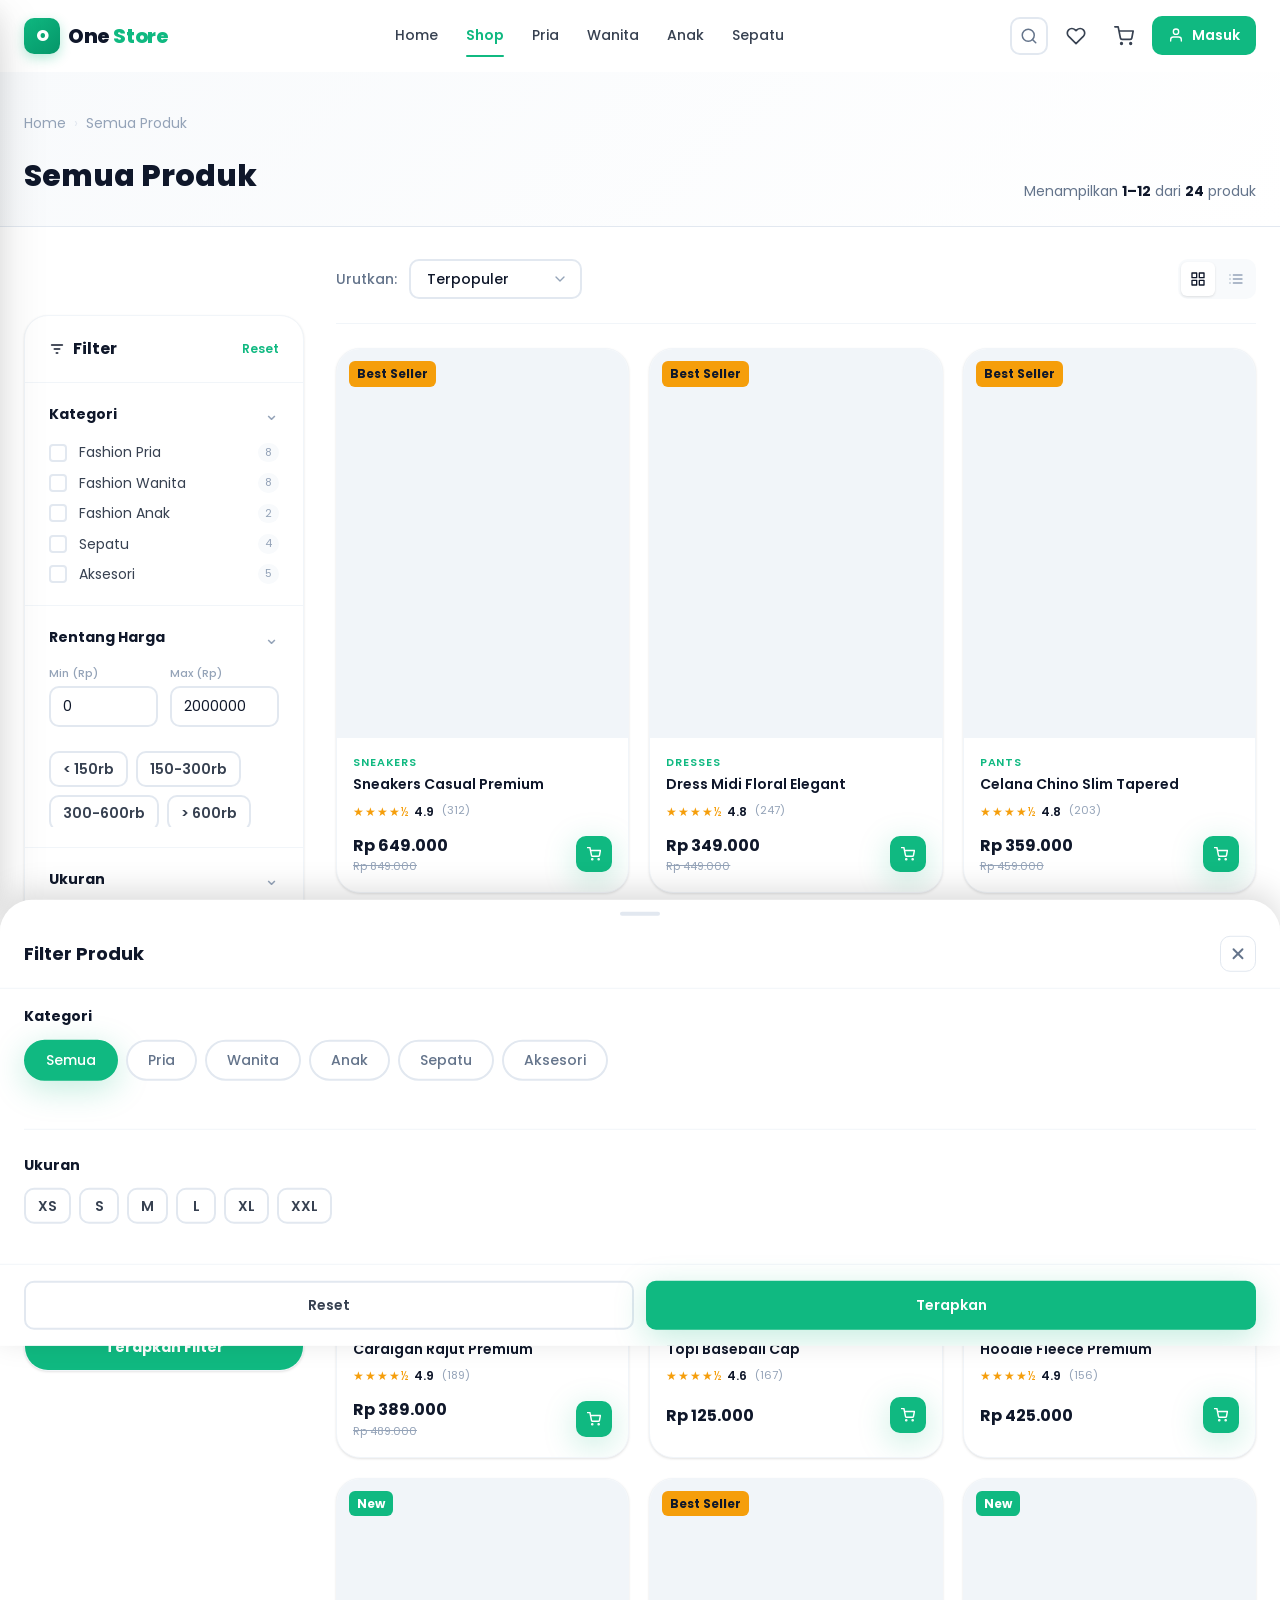
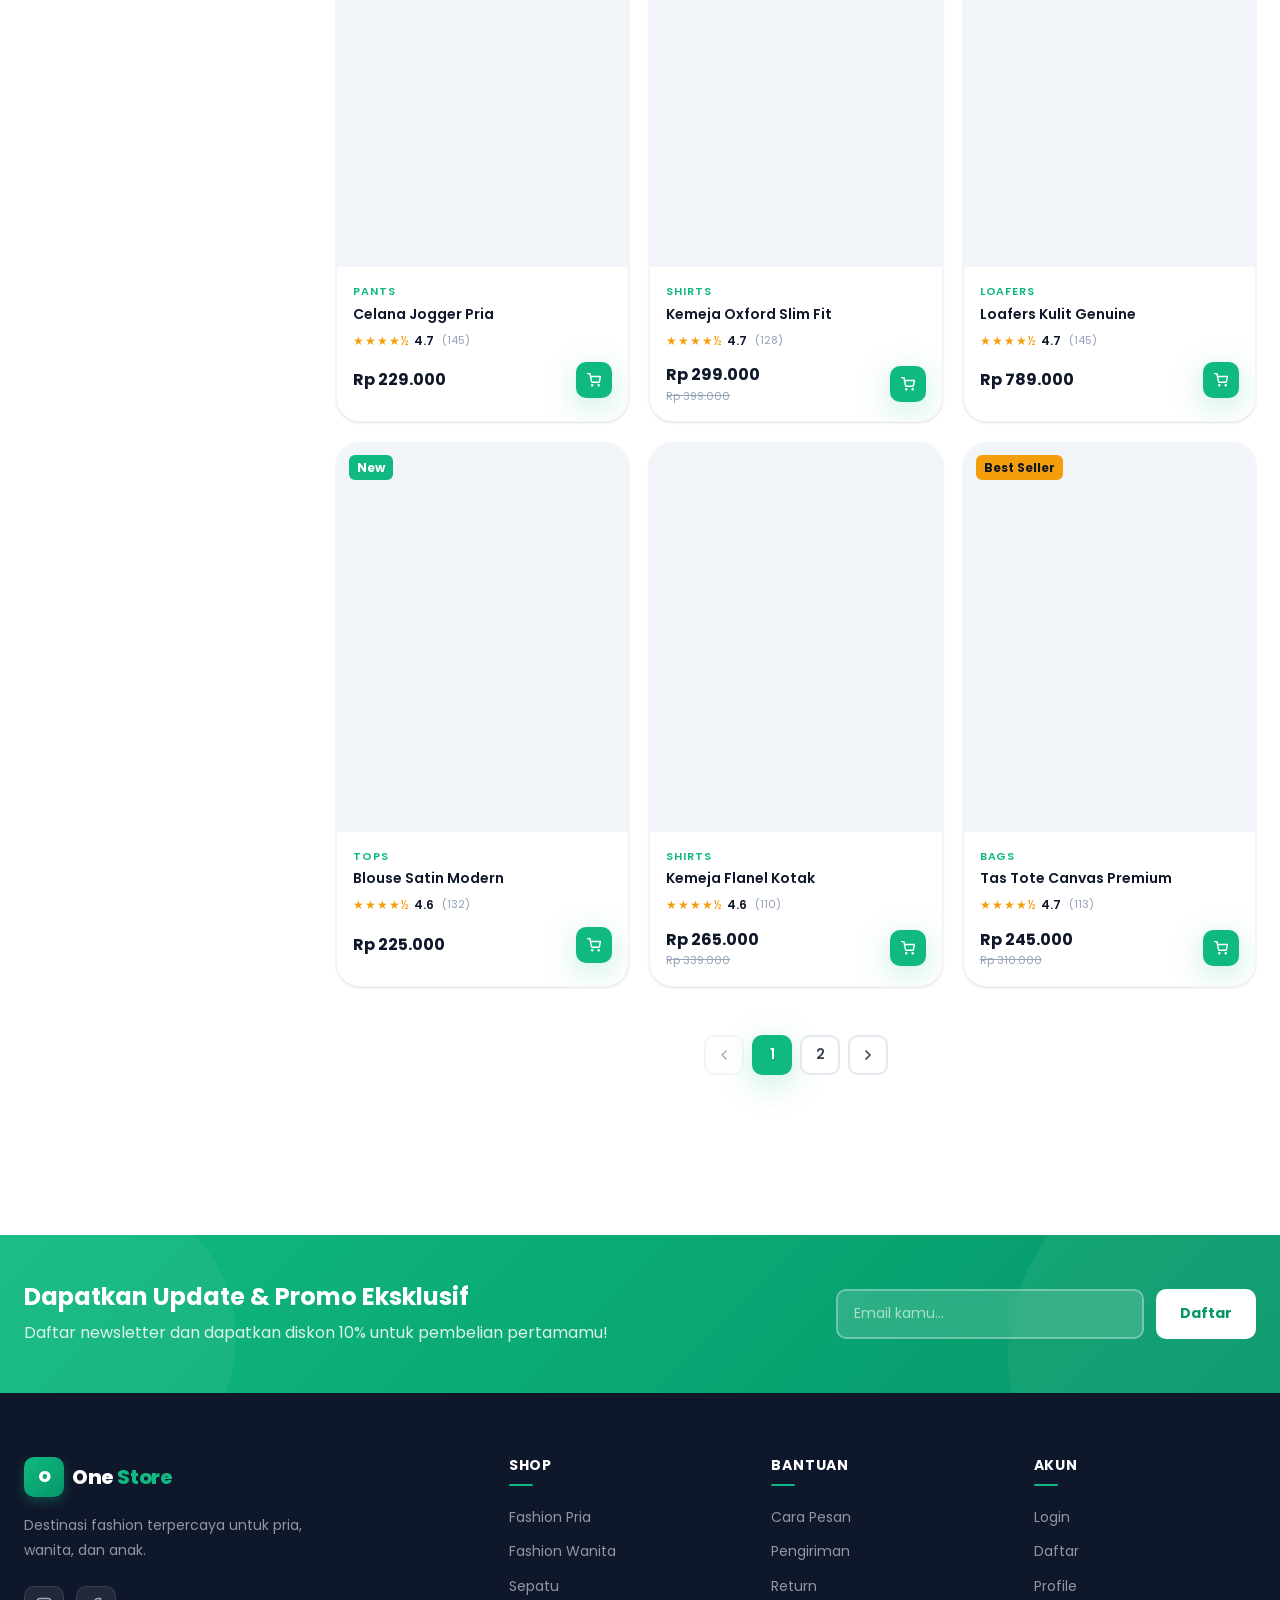
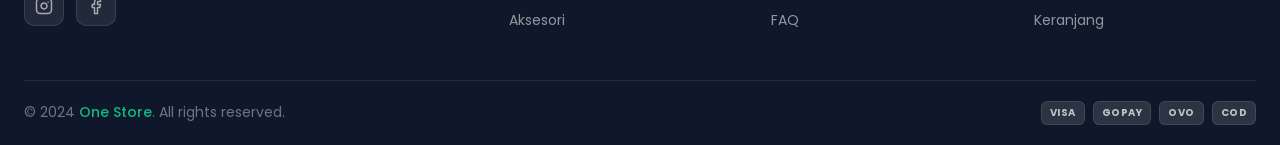
<file: shop.html>
<!DOCTYPE html>
<html lang="id">
<head>
  <meta charset="UTF-8" />
  <meta name="viewport" content="width=device-width, initial-scale=1.0" />
  <meta name="description" content="Belanja fashion terbaik di One Store. Filter berdasarkan kategori, harga, ukuran. Koleksi pria, wanita, anak, sepatu & aksesori." />
  <title>Shop — One Store</title>
  <link rel="icon" href="data:image/svg+xml,<svg xmlns='http://www.w3.org/2000/svg' viewBox='0 0 32 32'><rect width='32' height='32' rx='8' fill='%2310B981'/><text y='22' x='7' font-size='18' font-weight='900' fill='white' font-family='sans-serif'>O</text></svg>">
  <link rel="stylesheet" href="css/mobile.css" />
  <link rel="stylesheet" href="css/global.css" />
  <link rel="stylesheet" href="css/navbar.css" />
  <link rel="stylesheet" href="css/footer.css" />
  <link rel="stylesheet" href="css/home.css" />
  <link rel="stylesheet" href="css/shop.css" />
</head>
<body>

<div id="toast-container"></div>
<div class="overlay" id="overlay"></div>

<!-- Mobile Drawer -->
<nav class="mobile-drawer">
  <div class="drawer-header">
    <a href="index.html" class="navbar-logo"><div class="logo-icon">O</div><span class="logo-text">One <span>Store</span></span></a>
    <button class="drawer-close" aria-label="Close menu">
      <svg width="18" height="18" viewBox="0 0 24 24" fill="none" stroke="currentColor" stroke-width="2.5" stroke-linecap="round" stroke-linejoin="round"><line x1="18" y1="6" x2="6" y2="18"></line><line x1="6" y1="6" x2="18" y2="18"></line></svg>
    </button>
  </div>
  <div class="drawer-nav">
    <a href="index.html" class="drawer-nav-link"><svg width="18" height="18" viewBox="0 0 24 24" fill="none" stroke="currentColor" stroke-width="2" stroke-linecap="round" stroke-linejoin="round"><path d="M3 9l9-7 9 7v11a2 2 0 0 1-2 2H5a2 2 0 0 1-2-2z"></path><polyline points="9 22 9 12 15 12 15 22"></polyline></svg>Home</a>
    <a href="shop.html" class="drawer-nav-link active"><svg width="18" height="18" viewBox="0 0 24 24" fill="none" stroke="currentColor" stroke-width="2" stroke-linecap="round" stroke-linejoin="round"><path d="M6 2L3 6v14a2 2 0 0 0 2 2h14a2 2 0 0 0 2-2V6l-3-4z"></path><line x1="3" y1="6" x2="21" y2="6"></line><path d="M16 10a4 4 0 0 1-8 0"></path></svg>Shop</a>
    <a href="cart.html" class="drawer-nav-link"><svg width="18" height="18" viewBox="0 0 24 24" fill="none" stroke="currentColor" stroke-width="2" stroke-linecap="round" stroke-linejoin="round"><circle cx="9" cy="21" r="1"></circle><circle cx="20" cy="21" r="1"></circle><path d="M1 1h4l2.68 13.39a2 2 0 0 0 2 1.61h9.72a2 2 0 0 0 2-1.61L23 6H6"></path></svg>Keranjang</a>
    <a href="profile.html" class="drawer-nav-link"><svg width="18" height="18" viewBox="0 0 24 24" fill="none" stroke="currentColor" stroke-width="2" stroke-linecap="round" stroke-linejoin="round"><path d="M20 21v-2a4 4 0 0 0-4-4H8a4 4 0 0 0-4 4v2"></path><circle cx="12" cy="7" r="4"></circle></svg>Profile</a>
  </div>
  <div class="drawer-footer"><a href="login.html" class="drawer-auth-link btn btn-primary">Masuk / Daftar</a></div>
</nav>

<!-- Search Overlay -->
<div class="search-overlay" id="search-overlay">
  <div class="search-overlay-inner">
    <div class="search-input-wrap">
      <svg width="20" height="20" viewBox="0 0 24 24" fill="none" stroke="currentColor" stroke-width="2" stroke-linecap="round" stroke-linejoin="round"><circle cx="11" cy="11" r="8"></circle><line x1="21" y1="21" x2="16.65" y2="16.65"></line></svg>
      <input type="text" class="search-input" placeholder="Cari produk..." autocomplete="off" />
      <div class="search-suggestions"></div>
    </div>
    <button class="search-close-btn"><svg width="20" height="20" viewBox="0 0 24 24" fill="none" stroke="currentColor" stroke-width="2.5" stroke-linecap="round" stroke-linejoin="round"><line x1="18" y1="6" x2="6" y2="18"></line><line x1="6" y1="6" x2="18" y2="18"></line></svg></button>
  </div>
</div>

<!-- NAVBAR -->
<header class="navbar">
  <div class="container navbar-inner">
    <a href="index.html" class="navbar-logo"><div class="logo-icon">O</div><span class="logo-text">One <span>Store</span></span></a>
    <nav class="navbar-menu">
      <a href="index.html" class="nav-link">Home</a>
      <a href="shop.html" class="nav-link active">Shop</a>
      <a href="shop.html?cat=men" class="nav-link">Pria</a>
      <a href="shop.html?cat=women" class="nav-link">Wanita</a>
      <a href="shop.html?cat=kids" class="nav-link">Anak</a>
      <a href="shop.html?cat=shoes" class="nav-link">Sepatu</a>
    </nav>
    <div class="navbar-actions">
      <div class="navbar-search"><button class="search-toggle-btn" aria-label="Search"><svg width="18" height="18" viewBox="0 0 24 24" fill="none" stroke="currentColor" stroke-width="2" stroke-linecap="round" stroke-linejoin="round"><circle cx="11" cy="11" r="8"></circle><line x1="21" y1="21" x2="16.65" y2="16.65"></line></svg></button></div>
      <a href="profile.html#wishlist" class="nav-action-btn" aria-label="Wishlist"><svg width="20" height="20" viewBox="0 0 24 24" fill="none" stroke="currentColor" stroke-width="2" stroke-linecap="round" stroke-linejoin="round"><path d="M20.84 4.61a5.5 5.5 0 0 0-7.78 0L12 5.67l-1.06-1.06a5.5 5.5 0 0 0-7.78 7.78l1.06 1.06L12 21.23l7.78-7.78 1.06-1.06a5.5 5.5 0 0 0 0-7.78z"></path></svg></a>
      <a href="cart.html" class="nav-action-btn nav-cart-btn" aria-label="Cart"><svg width="20" height="20" viewBox="0 0 24 24" fill="none" stroke="currentColor" stroke-width="2" stroke-linecap="round" stroke-linejoin="round"><circle cx="9" cy="21" r="1"></circle><circle cx="20" cy="21" r="1"></circle><path d="M1 1h4l2.68 13.39a2 2 0 0 0 2 1.61h9.72a2 2 0 0 0 2-1.61L23 6H6"></path></svg><span class="badge-dot cart-badge">0</span></a>
      <a href="login.html" class="nav-login-btn"><svg width="16" height="16" viewBox="0 0 24 24" fill="none" stroke="currentColor" stroke-width="2" stroke-linecap="round" stroke-linejoin="round"><path d="M20 21v-2a4 4 0 0 0-4-4H8a4 4 0 0 0-4 4v2"></path><circle cx="12" cy="7" r="4"></circle></svg><span class="login-text">Masuk</span></a>
      <button class="hamburger" aria-label="Menu"><span></span><span></span><span></span></button>
    </div>
  </div>
</header>

<main class="page-body">

  <!-- Shop Header -->
  <div class="shop-page-header">
    <div class="container">
      <!-- Breadcrumb -->
      <div class="breadcrumb">
        <a href="index.html">Home</a>
        <span class="breadcrumb-sep">›</span>
        <span id="breadcrumb-cat">Shop</span>
      </div>
      <div class="shop-header-inner">
        <div class="shop-header-text">
          <h1 id="shop-page-title">Semua Produk</h1>
          <p id="search-query-heading"></p>
        </div>
        <div class="shop-result-count" id="result-count">Memuat...</div>
      </div>
    </div>
  </div>

  <!-- Active Filters -->
  <div class="container">
    <div class="active-filters" id="active-filters"></div>
  </div>

  <!-- Shop Layout -->
  <div class="container">
    <div class="shop-layout">

      <!-- ─── FILTER SIDEBAR ──────────────────────── -->
      <aside class="filter-sidebar" role="complementary" aria-label="Filter produk">

        <div class="filter-sidebar-header">
          <div class="filter-sidebar-title">
            <svg width="16" height="16" viewBox="0 0 24 24" fill="none" stroke="currentColor" stroke-width="2.5" stroke-linecap="round" stroke-linejoin="round"><line x1="4" y1="6" x2="20" y2="6"></line><line x1="8" y1="12" x2="16" y2="12"></line><line x1="11" y1="18" x2="13" y2="18"></line></svg>
            Filter
          </div>
          <button class="filter-reset-btn" id="filter-reset-btn">Reset</button>
        </div>

        <!-- 1. Kategori -->
        <div class="filter-group">
          <div class="filter-group-header">
            <span class="filter-group-label">Kategori</span>
            <span class="filter-group-toggle">⌄</span>
          </div>
          <div class="filter-group-body">
            <div class="filter-category-list">
              <label class="filter-category-item">
                <label class="filter-category-label">
                  <input type="checkbox" class="cat-checkbox" value="men" />
                  <span class="filter-checkbox-custom"></span>
                  Fashion Pria
                </label>
                <span class="filter-category-count">8</span>
              </label>
              <label class="filter-category-item">
                <label class="filter-category-label">
                  <input type="checkbox" class="cat-checkbox" value="women" />
                  <span class="filter-checkbox-custom"></span>
                  Fashion Wanita
                </label>
                <span class="filter-category-count">8</span>
              </label>
              <label class="filter-category-item">
                <label class="filter-category-label">
                  <input type="checkbox" class="cat-checkbox" value="kids" />
                  <span class="filter-checkbox-custom"></span>
                  Fashion Anak
                </label>
                <span class="filter-category-count">2</span>
              </label>
              <label class="filter-category-item">
                <label class="filter-category-label">
                  <input type="checkbox" class="cat-checkbox" value="shoes" />
                  <span class="filter-checkbox-custom"></span>
                  Sepatu
                </label>
                <span class="filter-category-count">4</span>
              </label>
              <label class="filter-category-item">
                <label class="filter-category-label">
                  <input type="checkbox" class="cat-checkbox" value="accessories" />
                  <span class="filter-checkbox-custom"></span>
                  Aksesori
                </label>
                <span class="filter-category-count">5</span>
              </label>
            </div>
          </div>
        </div>

        <!-- 2. Harga -->
        <div class="filter-group">
          <div class="filter-group-header">
            <span class="filter-group-label">Rentang Harga</span>
            <span class="filter-group-toggle">⌄</span>
          </div>
          <div class="filter-group-body">
            <div class="price-range-wrap">
              <div class="price-range-inputs">
                <div class="price-input-wrap">
                  <label>Min (Rp)</label>
                  <input type="number" id="price-min" class="input-field price-input" value="0" min="0" max="2000000" step="10000" placeholder="0" />
                </div>
                <div class="price-input-wrap">
                  <label>Max (Rp)</label>
                  <input type="number" id="price-max" class="input-field price-input" value="2000000" min="0" max="2000000" step="10000" placeholder="2000000" />
                </div>
              </div>
              <!-- Quick price presets -->
              <div class="filter-sizes" style="margin-top: 8px;">
                <button class="size-chip" onclick="setQuickPrice(0, 150000)">< 150rb</button>
                <button class="size-chip" onclick="setQuickPrice(150000, 300000)">150-300rb</button>
                <button class="size-chip" onclick="setQuickPrice(300000, 600000)">300-600rb</button>
                <button class="size-chip" onclick="setQuickPrice(600000, 2000000)">> 600rb</button>
              </div>
            </div>
          </div>
        </div>

        <!-- 3. Ukuran -->
        <div class="filter-group">
          <div class="filter-group-header">
            <span class="filter-group-label">Ukuran</span>
            <span class="filter-group-toggle">⌄</span>
          </div>
          <div class="filter-group-body">
            <div class="filter-sizes">
              <button class="size-chip" data-size="XS">XS</button>
              <button class="size-chip" data-size="S">S</button>
              <button class="size-chip" data-size="M">M</button>
              <button class="size-chip" data-size="L">L</button>
              <button class="size-chip" data-size="XL">XL</button>
              <button class="size-chip" data-size="XXL">XXL</button>
              <button class="size-chip" data-size="One Size">One Size</button>
            </div>
          </div>
        </div>

        <!-- 4. Warna -->
        <div class="filter-group">
          <div class="filter-group-header">
            <span class="filter-group-label">Warna</span>
            <span class="filter-group-toggle">⌄</span>
          </div>
          <div class="filter-group-body">
            <div class="filter-colors">
              <div class="color-dot" data-color="#FFFFFF" title="Putih" style="background:#F8FAFC; border: 2px solid var(--color-border);"></div>
              <div class="color-dot" data-color="#0F172A" title="Hitam" style="background:#0F172A;"></div>
              <div class="color-dot" data-color="#1E40AF" title="Biru Navy" style="background:#1E40AF;"></div>
              <div class="color-dot" data-color="#374151" title="Abu-abu" style="background:#374151;"></div>
              <div class="color-dot" data-color="#C4A882" title="Krem" style="background:#C4A882;"></div>
              <div class="color-dot" data-color="#8B4513" title="Coklat" style="background:#8B4513;"></div>
              <div class="color-dot" data-color="#10B981" title="Hijau" style="background:#10B981;"></div>
              <div class="color-dot" data-color="#DC2626" title="Merah" style="background:#DC2626;"></div>
              <div class="color-dot" data-color="#7C3AED" title="Ungu" style="background:#7C3AED;"></div>
              <div class="color-dot" data-color="#F59E0B" title="Kuning" style="background:#F59E0B;"></div>
            </div>
          </div>
        </div>

        <!-- 5. Rating -->
        <div class="filter-group">
          <div class="filter-group-header">
            <span class="filter-group-label">Rating</span>
            <span class="filter-group-toggle">⌄</span>
          </div>
          <div class="filter-group-body">
            <div class="filter-ratings">
              <label class="rating-filter-item">
                <input type="radio" name="rating-filter" value="4.5" />
                <span class="rating-star-row">★★★★★</span>
                <span>4.5+</span>
              </label>
              <label class="rating-filter-item">
                <input type="radio" name="rating-filter" value="4" />
                <span class="rating-star-row">★★★★☆</span>
                <span>4.0+</span>
              </label>
              <label class="rating-filter-item">
                <input type="radio" name="rating-filter" value="3" />
                <span class="rating-star-row">★★★☆☆</span>
                <span>3.0+</span>
              </label>
            </div>
          </div>
        </div>

        <button class="filter-apply-btn" onclick="applyFilters()">Terapkan Filter</button>
      </aside>

      <!-- ─── PRODUCTS AREA ───────────────────────── -->
      <div class="products-area">

        <!-- Top Bar -->
        <div class="products-topbar">
          <div class="flex items-center gap-3">
            <!-- Mobile filter btn -->
            <button class="mobile-filter-btn" id="mobile-filter-open">
              <svg width="16" height="16" viewBox="0 0 24 24" fill="none" stroke="currentColor" stroke-width="2.5" stroke-linecap="round" stroke-linejoin="round"><line x1="4" y1="6" x2="20" y2="6"></line><line x1="8" y1="12" x2="16" y2="12"></line><line x1="11" y1="18" x2="13" y2="18"></line></svg>
              Filter
              <span class="mobile-filter-badge" id="filter-badge" style="display:none">0</span>
            </button>

            <!-- Sort -->
            <div class="sort-wrap">
              <span class="sort-label">Urutkan:</span>
              <select class="sort-select" id="sort-select" aria-label="Sort products">
                <option value="popular">Terpopuler</option>
                <option value="newest">Terbaru</option>
                <option value="price-low">Harga Terendah</option>
                <option value="price-high">Harga Tertinggi</option>
                <option value="rating">Rating Tertinggi</option>
              </select>
            </div>
          </div>

          <!-- View Toggle -->
          <div class="view-toggle">
            <button class="view-btn active" data-view="grid" title="Grid view" id="view-grid">
              <svg width="16" height="16" viewBox="0 0 24 24" fill="none" stroke="currentColor" stroke-width="2" stroke-linecap="round" stroke-linejoin="round"><rect x="3" y="3" width="7" height="7"></rect><rect x="14" y="3" width="7" height="7"></rect><rect x="3" y="14" width="7" height="7"></rect><rect x="14" y="14" width="7" height="7"></rect></svg>
            </button>
            <button class="view-btn" data-view="list" title="List view" id="view-list">
              <svg width="16" height="16" viewBox="0 0 24 24" fill="none" stroke="currentColor" stroke-width="2" stroke-linecap="round" stroke-linejoin="round"><line x1="8" y1="6" x2="21" y2="6"></line><line x1="8" y1="12" x2="21" y2="12"></line><line x1="8" y1="18" x2="21" y2="18"></line><line x1="3" y1="6" x2="3.01" y2="6"></line><line x1="3" y1="12" x2="3.01" y2="12"></line><line x1="3" y1="18" x2="3.01" y2="18"></line></svg>
            </button>
          </div>
        </div>

        <!-- Products Grid -->
        <div id="shop-products-grid">
          <!-- Skeleton loader -->
          <div class="skeleton-card"><div class="skeleton-img"></div><div class="skeleton-body"><div class="skeleton-line short"></div><div class="skeleton-line medium"></div><div class="skeleton-line short"></div></div></div>
          <div class="skeleton-card"><div class="skeleton-img"></div><div class="skeleton-body"><div class="skeleton-line short"></div><div class="skeleton-line medium"></div><div class="skeleton-line short"></div></div></div>
          <div class="skeleton-card"><div class="skeleton-img"></div><div class="skeleton-body"><div class="skeleton-line short"></div><div class="skeleton-line medium"></div><div class="skeleton-line short"></div></div></div>
          <div class="skeleton-card"><div class="skeleton-img"></div><div class="skeleton-body"><div class="skeleton-line short"></div><div class="skeleton-line medium"></div><div class="skeleton-line short"></div></div></div>
          <div class="skeleton-card"><div class="skeleton-img"></div><div class="skeleton-body"><div class="skeleton-line short"></div><div class="skeleton-line medium"></div><div class="skeleton-line short"></div></div></div>
          <div class="skeleton-card"><div class="skeleton-img"></div><div class="skeleton-body"><div class="skeleton-line short"></div><div class="skeleton-line medium"></div><div class="skeleton-line short"></div></div></div>
        </div>

        <!-- Pagination -->
        <div class="pagination" id="pagination"></div>
      </div>
    </div>
  </div>

</main>

<!-- Mobile Filter Bottom Sheet -->
<div class="filter-sheet" id="filter-sheet">
  <div class="filter-sheet-handle"></div>
  <div class="filter-sheet-header">
    <h3>Filter Produk</h3>
    <button id="filter-sheet-close" class="drawer-close">
      <svg width="18" height="18" viewBox="0 0 24 24" fill="none" stroke="currentColor" stroke-width="2.5" stroke-linecap="round" stroke-linejoin="round"><line x1="18" y1="6" x2="6" y2="18"></line><line x1="6" y1="6" x2="18" y2="18"></line></svg>
    </button>
  </div>
  <div class="filter-sheet-body">
    <!-- Category Buttons (mobile) -->
    <div style="padding: var(--space-4) 0; border-bottom: 1px solid var(--color-border-light); margin-bottom: var(--space-4);">
      <p style="font-size: var(--font-size-sm); font-weight: 700; color: var(--color-navy); margin-bottom: var(--space-3);">Kategori</p>
      <div class="product-tabs" style="flex-wrap: wrap;">
        <button class="product-tab active" onclick="setMobileCat('all', this)">Semua</button>
        <button class="product-tab" onclick="setMobileCat('men', this)">Pria</button>
        <button class="product-tab" onclick="setMobileCat('women', this)">Wanita</button>
        <button class="product-tab" onclick="setMobileCat('kids', this)">Anak</button>
        <button class="product-tab" onclick="setMobileCat('shoes', this)">Sepatu</button>
        <button class="product-tab" onclick="setMobileCat('accessories', this)">Aksesori</button>
      </div>
    </div>
    <!-- Sizes (mobile) -->
    <div style="padding: var(--space-2) 0; margin-bottom: var(--space-4);">
      <p style="font-size: var(--font-size-sm); font-weight: 700; color: var(--color-navy); margin-bottom: var(--space-3);">Ukuran</p>
      <div class="filter-sizes">
        <button class="size-chip" data-size="XS">XS</button>
        <button class="size-chip" data-size="S">S</button>
        <button class="size-chip" data-size="M">M</button>
        <button class="size-chip" data-size="L">L</button>
        <button class="size-chip" data-size="XL">XL</button>
        <button class="size-chip" data-size="XXL">XXL</button>
      </div>
    </div>
  </div>
  <div class="filter-sheet-footer">
    <button class="btn btn-ghost flex-1" onclick="resetAllFilters(); document.getElementById('filter-sheet').classList.remove('open')">Reset</button>
    <button class="btn btn-primary flex-1" id="filter-sheet-apply">Terapkan</button>
  </div>
</div>

<!-- Footer -->
<div class="footer-newsletter">
  <div class="container newsletter-inner">
    <div class="newsletter-text">
      <h3>Dapatkan Update &amp; Promo Eksklusif</h3>
      <p>Daftar newsletter dan dapatkan diskon 10% untuk pembelian pertamamu!</p>
    </div>
    <form class="newsletter-form newsletter-form-el" onsubmit="return false;">
      <input type="email" class="newsletter-input" placeholder="Email kamu..." required />
      <button class="newsletter-btn" type="submit">Daftar</button>
    </form>
  </div>
</div>

<footer class="footer">
  <div class="container">
    <div class="footer-main">
      <div class="footer-brand">
        <div>
          <a href="index.html" class="footer-logo"><div class="logo-icon">O</div><span class="logo-text">One <span>Store</span></span></a>
          <p class="footer-desc">Destinasi fashion terpercaya untuk pria, wanita, dan anak.</p>
          <div class="social-links">
            <a href="#" class="social-link" aria-label="Instagram"><svg width="18" height="18" viewBox="0 0 24 24" fill="none" stroke="currentColor" stroke-width="2" stroke-linecap="round" stroke-linejoin="round"><rect x="2" y="2" width="20" height="20" rx="5" ry="5"></rect><path d="M16 11.37A4 4 0 1 1 12.63 8 4 4 0 0 1 16 11.37z"></path><line x1="17.5" y1="6.5" x2="17.51" y2="6.5"></line></svg></a>
            <a href="#" class="social-link" aria-label="Facebook"><svg width="18" height="18" viewBox="0 0 24 24" fill="none" stroke="currentColor" stroke-width="2" stroke-linecap="round" stroke-linejoin="round"><path d="M18 2h-3a5 5 0 0 0-5 5v3H7v4h3v8h4v-8h3l1-4h-4V7a1 1 0 0 1 1-1h3z"></path></svg></a>
          </div>
        </div>
      </div>
      <div class="footer-col"><h4 class="footer-col-title">Shop</h4><ul class="footer-links"><li><a href="shop.html?cat=men" class="footer-link">Fashion Pria</a></li><li><a href="shop.html?cat=women" class="footer-link">Fashion Wanita</a></li><li><a href="shop.html?cat=shoes" class="footer-link">Sepatu</a></li><li><a href="shop.html?cat=accessories" class="footer-link">Aksesori</a></li></ul></div>
      <div class="footer-col"><h4 class="footer-col-title">Bantuan</h4><ul class="footer-links"><li><a href="#" class="footer-link">Cara Pesan</a></li><li><a href="#" class="footer-link">Pengiriman</a></li><li><a href="#" class="footer-link">Return</a></li><li><a href="#" class="footer-link">FAQ</a></li></ul></div>
      <div class="footer-col"><h4 class="footer-col-title">Akun</h4><ul class="footer-links"><li><a href="login.html" class="footer-link">Login</a></li><li><a href="register.html" class="footer-link">Daftar</a></li><li><a href="profile.html" class="footer-link">Profile</a></li><li><a href="cart.html" class="footer-link">Keranjang</a></li></ul></div>
    </div>
    <div class="footer-bottom">
      <p class="footer-copyright">&copy; 2024 <a href="index.html">One Store</a>. All rights reserved.</p>
      <div class="footer-payments"><span class="payment-badge">VISA</span><span class="payment-badge">GOPAY</span><span class="payment-badge">OVO</span><span class="payment-badge">COD</span></div>
    </div>
  </div>
</footer>

<script src="js/products.js"></script>
<script src="js/cart.js"></script>
<script src="js/main.js"></script>
<script src="js/filter.js"></script>
<script>
  /* Quick price preset helper */
  function setQuickPrice(min, max) {
    shopState.minPrice = min;
    shopState.maxPrice = max;
    const minEl = document.getElementById('price-min');
    const maxEl = document.getElementById('price-max');
    if (minEl) minEl.value = min;
    if (maxEl) maxEl.value = max;
    shopState.page = 1;
    applyFilters();
    // Highlight active preset
    document.querySelectorAll('.price-range-wrap .size-chip').forEach(c => c.classList.remove('active'));
  }

  /* Mobile category tab */
  function setMobileCat(cat, btn) {
    shopState.category = cat;
    shopState.page = 1;
    document.querySelectorAll('.filter-sheet .product-tab').forEach(t => t.classList.remove('active'));
    btn.classList.add('active');
  }

  /* Update page title based on category */
  function updatePageTitle() {
    const catLabels = {
      all: 'Semua Produk',
      men: 'Fashion Pria',
      women: 'Fashion Wanita',
      kids: 'Fashion Anak',
      shoes: 'Koleksi Sepatu',
      accessories: 'Aksesori Fashion'
    };
    const params = new URLSearchParams(window.location.search);
    const cat = params.get('cat') || 'all';
    const titleEl = document.getElementById('shop-page-title');
    const breadEl = document.getElementById('breadcrumb-cat');
    if (titleEl) titleEl.textContent = catLabels[cat] || 'Semua Produk';
    if (breadEl) breadEl.textContent = catLabels[cat] || 'Shop';
  }

  updatePageTitle();
</script>
</body>
</html>
</file>
<file: css/mobile.css>
/* =====================================================
   ONE STORE — Mobile Responsive Fix
   Tambahkan di semua halaman setelah CSS lainnya:
   <link rel="stylesheet" href="css/mobile.css" />
   ===================================================== */

/* =====================================================
   GLOBAL MOBILE RESETS
   ===================================================== */
*, *::before, *::after {
  -webkit-tap-highlight-color: transparent;
}

html {
  overflow-x: hidden;
}

body {
  overflow-x: hidden;
  width: 100%;
  max-width: 100vw;
}

img {
  max-width: 100%;
  height: auto;
}

/* Prevent horizontal scroll from overflowing elements */
.container {
  width: 100%;
  max-width: 100%;
  overflow-x: hidden;
}

/* =====================================================
   NAVBAR MOBILE FIX
   ===================================================== */
@media (max-width: 768px) {
  :root {
    --navbar-height: 60px;
  }

  .navbar-inner {
    padding: 0 var(--space-4);
    gap: var(--space-2);
  }

  .logo-text {
    font-size: 1.1rem;
  }

  .logo-icon {
    width: 30px;
    height: 30px;
    font-size: 14px;
  }

  /* Hide login text on small screens */
  .nav-login-btn .login-text {
    display: none;
  }

  .nav-login-btn {
    padding: var(--space-2);
    width: 38px;
    height: 38px;
    justify-content: center;
  }

  .nav-action-btn {
    width: 36px;
    height: 36px;
  }

  .navbar-actions {
    gap: var(--space-1);
  }
}

@media (max-width: 380px) {
  .logo-text {
    display: none;
  }

  .navbar-inner {
    padding: 0 var(--space-3);
  }
}

/* =====================================================
   HERO SECTION MOBILE FIX
   ===================================================== */
@media (max-width: 768px) {
  .hero {
    min-height: auto;
    padding-bottom: var(--space-8);
  }

  .hero-inner {
    grid-template-columns: 1fr;
    gap: var(--space-6);
    padding-top: var(--space-8);
    padding-bottom: var(--space-8);
    text-align: center;
  }

  .hero-content {
    max-width: 100%;
    order: 2;
  }

  .hero-visual {
    order: 1;
  }

  .hero-title {
    font-size: clamp(1.75rem, 7vw, 2.5rem);
    line-height: 1.15;
    letter-spacing: -0.02em;
  }

  .hero-subtitle {
    font-size: var(--font-size-sm);
    margin-bottom: var(--space-6);
  }

  .hero-cta {
    justify-content: center;
    flex-direction: column;
    align-items: center;
    gap: var(--space-3);
  }

  .hero-cta .btn {
    width: 100%;
    max-width: 280px;
    justify-content: center;
  }

  .hero-stats {
    justify-content: center;
    gap: var(--space-4);
  }

  .hero-stat-num {
    font-size: var(--font-size-xl);
  }

  .hero-img {
    height: 260px;
    width: 100%;
    max-width: 100%;
    border-radius: var(--radius-xl);
  }

  .hero-float {
    padding: var(--space-2) var(--space-3);
    gap: var(--space-2);
  }

  .hero-float-1 {
    bottom: 8%;
    left: 0;
  }

  .hero-float-2 {
    top: 8%;
    right: 0;
  }

  .hero-float-title {
    font-size: var(--font-size-xs);
  }

  .hero-float-sub {
    font-size: 10px;
  }

  .hero-float-icon {
    font-size: 18px;
  }

  .hero-scroll-hint {
    display: none;
  }
}

/* =====================================================
   TRUST BADGES MOBILE
   ===================================================== */
@media (max-width: 768px) {
  .trust-badges-grid {
    grid-template-columns: 1fr 1fr;
    gap: var(--space-0);
  }

  .trust-badge-item {
    padding: var(--space-4) var(--space-3);
    gap: var(--space-3);
    border: 1px solid var(--color-border-light);
  }

  .trust-badge-icon {
    font-size: 24px;
  }

  .trust-badge-title {
    font-size: var(--font-size-xs);
    font-weight: 700;
  }

  .trust-badge-sub {
    font-size: 10px;
  }
}

@media (max-width: 400px) {
  .trust-badges-grid {
    grid-template-columns: 1fr;
  }
}

/* =====================================================
   SECTION HEADERS MOBILE
   ===================================================== */
@media (max-width: 768px) {
  .section {
    padding: var(--space-10) 0;
  }

  .section-title {
    font-size: clamp(1.4rem, 5vw, 1.875rem);
  }

  .section-subtitle {
    font-size: var(--font-size-sm);
  }

  .section-header {
    margin-bottom: var(--space-8);
  }
}

/* =====================================================
   CATEGORIES GRID MOBILE
   ===================================================== */
@media (max-width: 768px) {
  .categories-grid {
    grid-template-columns: repeat(2, 1fr);
    gap: var(--space-3);
  }

  .category-card {
    aspect-ratio: 2/3;
    border-radius: var(--radius-lg);
  }

  .category-card-info h3 {
    font-size: var(--font-size-base);
  }

  .category-card-info span {
    font-size: 11px;
  }

  .category-card-info {
    padding: var(--space-3);
  }
}

@media (max-width: 380px) {
  .categories-grid {
    grid-template-columns: 1fr 1fr;
    gap: var(--space-2);
  }
}

/* =====================================================
   PRODUCTS GRID MOBILE
   ===================================================== */
@media (max-width: 768px) {
  .products-grid,
  .new-arrivals-grid {
    grid-template-columns: repeat(2, 1fr);
    gap: var(--space-3);
  }

  .product-card {
    border-radius: var(--radius-lg);
  }

  .product-card-body {
    padding: var(--space-3);
  }

  .product-card-name {
    font-size: var(--font-size-xs);
    font-weight: 600;
    -webkit-line-clamp: 2;
  }

  .product-card-price .price-current {
    font-size: var(--font-size-sm);
  }

  .product-card-price .price-original {
    font-size: 10px;
  }

  .product-card-footer {
    flex-direction: row;
    align-items: center;
    gap: var(--space-2);
  }

  .add-to-cart-btn {
    width: 32px;
    height: 32px;
    flex-shrink: 0;
    padding: 0;
  }

  .product-card-cat {
    font-size: 10px;
  }

  .product-card-rating {
    flex-wrap: wrap;
    gap: 2px;
    margin-bottom: var(--space-2);
  }

  .stars-text {
    font-size: 10px;
  }

  .rating-num, .rating-count {
    font-size: 10px;
  }
}

@media (max-width: 380px) {
  .products-grid,
  .new-arrivals-grid {
    grid-template-columns: repeat(2, 1fr);
    gap: var(--space-2);
  }

  .product-card-body {
    padding: var(--space-2);
  }
}

/* =====================================================
   FEATURED SECTION — TAB BUTTONS MOBILE
   ===================================================== */
@media (max-width: 768px) {
  .section-header.flex {
    flex-direction: column;
    align-items: flex-start;
    gap: var(--space-4);
    text-align: left;
  }

  .product-tabs {
    overflow-x: auto;
    scrollbar-width: none;
    -webkit-overflow-scrolling: touch;
    gap: var(--space-2);
    padding-bottom: var(--space-2);
    flex-wrap: nowrap;
    white-space: nowrap;
  }

  .product-tabs::-webkit-scrollbar {
    display: none;
  }

  .product-tab {
    flex-shrink: 0;
    font-size: var(--font-size-xs);
    padding: var(--space-2) var(--space-3);
  }
}

/* =====================================================
   PROMO BANNER MOBILE
   ===================================================== */
@media (max-width: 768px) {
  .promo-banner {
    padding: var(--space-10) 0;
    margin: 0;
  }

  .promo-banner-inner {
    flex-direction: column;
    text-align: center;
    gap: var(--space-8);
    padding: 0 var(--space-4);
  }

  .promo-title {
    font-size: clamp(1.75rem, 6vw, 2.5rem);
    line-height: 1.15;
  }

  .promo-subtitle {
    font-size: var(--font-size-sm);
    margin-bottom: var(--space-6);
  }

  .promo-banner-inner .btn {
    width: 100%;
    max-width: 280px;
    justify-content: center;
  }

  .countdown-boxes {
    justify-content: center;
  }

  .countdown-box {
    min-width: 64px;
    padding: var(--space-3) var(--space-3);
  }

  .countdown-box span {
    font-size: var(--font-size-3xl);
  }

  .countdown-box label {
    font-size: 10px;
  }

  .countdown-sep {
    font-size: var(--font-size-xl);
    margin-bottom: 12px;
  }

  .countdown-label {
    font-size: var(--font-size-xs);
  }
}

/* =====================================================
   WHY CHOOSE US MOBILE
   ===================================================== */
@media (max-width: 768px) {
  .why-us-grid {
    grid-template-columns: repeat(2, 1fr);
    gap: var(--space-4);
  }

  .why-card {
    padding: var(--space-5);
  }

  .why-card-icon {
    font-size: 32px;
    margin-bottom: var(--space-3);
  }

  .why-card h3 {
    font-size: var(--font-size-sm);
  }

  .why-card p {
    font-size: var(--font-size-xs);
    line-height: 1.6;
  }
}

@media (max-width: 480px) {
  .why-us-grid {
    grid-template-columns: 1fr 1fr;
  }
}

/* =====================================================
   TESTIMONIALS MOBILE
   ===================================================== */
@media (max-width: 768px) {
  .testimonials-grid {
    grid-template-columns: 1fr;
    gap: var(--space-4);
  }

  .testimonial-card {
    padding: var(--space-5);
  }

  .testimonial-text {
    font-size: var(--font-size-xs);
  }
}

/* =====================================================
   FOOTER MOBILE
   ===================================================== */
@media (max-width: 768px) {
  .footer {
    padding-top: var(--space-10);
  }

  .footer-main {
    grid-template-columns: 1fr 1fr;
    gap: var(--space-6);
  }

  .footer-brand {
    grid-column: 1 / -1;
  }

  .footer-desc {
    font-size: var(--font-size-xs);
    max-width: 100%;
  }

  .footer-bottom {
    flex-direction: column;
    text-align: center;
    gap: var(--space-3);
    padding: var(--space-4) 0;
  }

  .footer-payments {
    justify-content: center;
    flex-wrap: wrap;
  }

  .footer-newsletter {
    margin-top: 0;
  }

  .newsletter-inner {
    flex-direction: column;
    text-align: center;
    gap: var(--space-6);
    padding: 0 var(--space-4);
  }

  .newsletter-form {
    width: 100%;
    max-width: 100%;
    flex-direction: column;
  }

  .newsletter-input, .newsletter-btn {
    width: 100%;
    height: 48px;
  }

  .newsletter-text h3 {
    font-size: var(--font-size-xl);
  }

  .newsletter-text p {
    font-size: var(--font-size-sm);
  }
}

@media (max-width: 480px) {
  .footer-main {
    grid-template-columns: 1fr 1fr;
  }

  .footer-col-title {
    font-size: var(--font-size-xs);
    margin-bottom: var(--space-3);
  }

  .footer-link {
    font-size: var(--font-size-xs);
  }
}

/* =====================================================
   CART PAGE MOBILE FIX
   ===================================================== */
@media (max-width: 768px) {
  .cart-page {
    padding: var(--space-6) 0 var(--space-12);
  }

  .cart-layout {
    grid-template-columns: 1fr;
    gap: var(--space-5);
  }

  .cart-section-title {
    font-size: var(--font-size-xl);
    gap: var(--space-2);
  }

  .cart-item-card {
    grid-template-columns: 80px 1fr;
    grid-template-rows: auto auto;
    padding: var(--space-4);
    gap: var(--space-3);
    position: relative;
  }

  /* Hide checkbox on very small screens, show it inline */
  .cart-item-card .cart-checkbox {
    position: absolute;
    top: var(--space-4);
    left: var(--space-4);
    width: 18px;
    height: 18px;
  }

  .cart-item-img {
    width: 80px;
    height: 80px;
    margin-left: var(--space-6); /* make room for checkbox */
  }

  .cart-item-info {
    grid-column: 2;
  }

  .cart-item-subtotal {
    grid-column: 1 / -1;
    text-align: right;
    display: flex;
    align-items: center;
    justify-content: space-between;
  }

  .cart-item-subtotal .price-current {
    font-size: var(--font-size-base);
  }

  .cart-item-name {
    font-size: var(--font-size-sm);
  }

  .cart-item-unit-price {
    font-size: var(--font-size-xs);
  }

  .cart-item-actions {
    flex-wrap: wrap;
    gap: var(--space-2);
  }

  .qty-stepper {
    scale: 0.9;
    transform-origin: left;
  }

  .order-summary-card {
    position: static;
    margin-top: var(--space-2);
  }

  .voucher-row {
    flex-direction: row;
  }

  .summary-payment-icons {
    flex-wrap: wrap;
    gap: var(--space-1);
  }
}

@media (max-width: 480px) {
  .cart-item-card {
    grid-template-columns: 16px 76px 1fr;
    align-items: start;
    padding: var(--space-3);
  }

  .cart-item-card .cart-checkbox {
    position: static;
    margin-top: var(--space-3);
  }

  .cart-item-img {
    margin-left: 0;
    width: 76px;
    height: 76px;
  }

  .cart-item-subtotal {
    grid-column: 2 / -1;
    margin-top: var(--space-2);
  }
}

/* =====================================================
   CHECKOUT PAGE MOBILE FIX
   ===================================================== */
@media (max-width: 768px) {
  .checkout-layout {
    grid-template-columns: 1fr;
    gap: var(--space-5);
  }

  .checkout-order-summary {
    position: static;
    order: -1; /* Show summary above form on mobile */
  }

  .checkout-form-section {
    padding: var(--space-5);
    margin-bottom: var(--space-4);
  }

  .checkout-form-section-title {
    font-size: var(--font-size-base);
    padding-bottom: var(--space-3);
    margin-bottom: var(--space-4);
  }

  .form-grid-2,
  .form-grid-3 {
    grid-template-columns: 1fr;
    gap: var(--space-3);
  }

  .checkout-steps {
    margin-bottom: var(--space-6);
  }

  .checkout-step {
    font-size: var(--font-size-xs);
  }

  .step-num {
    width: 26px;
    height: 26px;
    font-size: var(--font-size-xs);
  }

  .step-connector {
    max-width: 40px;
  }

  .shipping-option {
    padding: var(--space-3);
    gap: var(--space-3);
    flex-wrap: nowrap;
  }

  .shipping-name {
    font-size: var(--font-size-xs);
  }

  .shipping-eta {
    font-size: 10px;
  }

  .shipping-price {
    font-size: var(--font-size-xs);
    min-width: 60px;
    text-align: right;
  }

  .payment-method {
    padding: var(--space-3);
    gap: var(--space-3);
  }

  .payment-name {
    font-size: var(--font-size-xs);
  }

  .payment-desc {
    font-size: 10px;
  }

  .payment-icon {
    width: 36px;
    height: 28px;
    font-size: 16px;
  }

  .btn-xl {
    font-size: var(--font-size-base);
    padding: var(--space-4) var(--space-6);
  }

  .checkout-items-list {
    max-height: 200px;
  }

  .summary-total-value {
    font-size: var(--font-size-xl) !important;
  }
}

/* =====================================================
   PRODUCT DETAIL PAGE MOBILE FIX
   ===================================================== */
@media (max-width: 768px) {
  .product-detail-section {
    padding: var(--space-6) 0 var(--space-10);
  }

  .product-detail-grid {
    grid-template-columns: 1fr;
    gap: var(--space-5);
  }

  .product-gallery {
    position: static;
  }

  .gallery-main {
    aspect-ratio: 1 / 1;
    border-radius: var(--radius-lg);
  }

  .gallery-thumbs {
    gap: var(--space-2);
    margin-top: var(--space-3);
  }

  .gallery-thumb {
    width: 64px;
    height: 64px;
    border-radius: var(--radius-md);
  }

  .product-info-title {
    font-size: var(--font-size-2xl);
    line-height: 1.2;
  }

  .product-price-current {
    font-size: var(--font-size-3xl);
  }

  .product-price-block {
    flex-wrap: wrap;
    gap: var(--space-2);
  }

  .product-rating-row {
    flex-wrap: wrap;
    gap: var(--space-2);
  }

  .product-sold-count {
    border-left: none;
    padding-left: 0;
  }

  .product-actions-row {
    grid-template-columns: 1fr 1fr;
    gap: var(--space-2);
  }

  .btn-add-cart, .btn-buy-now {
    font-size: var(--font-size-sm);
    padding: var(--space-3) var(--space-4);
  }

  .product-meta-info {
    padding: var(--space-4);
    border-radius: var(--radius-md);
  }

  .product-meta-item {
    font-size: var(--font-size-xs);
  }

  .product-options {
    gap: var(--space-4);
    padding: var(--space-4) 0;
  }

  .size-options {
    gap: var(--space-2);
  }

  .size-option-btn {
    min-width: 44px;
    height: 40px;
    font-size: var(--font-size-xs);
  }

  /* Product Tabs */
  .product-tabs-nav {
    overflow-x: auto;
    scrollbar-width: none;
    white-space: nowrap;
  }

  .product-tabs-nav::-webkit-scrollbar { display: none; }

  .product-tab-link {
    padding: var(--space-3) var(--space-4);
    font-size: var(--font-size-sm);
  }

  /* Reviews */
  .reviews-summary {
    grid-template-columns: 1fr;
    gap: var(--space-5);
    padding: var(--space-4);
  }

  .review-score-big {
    flex-direction: row;
    align-items: center;
    gap: var(--space-4);
  }

  .review-num {
    font-size: 48px;
  }

  .related-products-grid {
    grid-template-columns: repeat(2, 1fr);
    gap: var(--space-3);
  }
}

@media (max-width: 480px) {
  .product-actions-row {
    grid-template-columns: 1fr;
    gap: var(--space-3);
  }

  .gallery-thumb {
    width: 56px;
    height: 56px;
  }
}

/* =====================================================
   SHOP PAGE MOBILE FIX
   ===================================================== */
@media (max-width: 768px) {
  .shop-page-header {
    padding: var(--space-6) 0 var(--space-4);
  }

  .shop-header-inner {
    flex-direction: column;
    align-items: flex-start;
    gap: var(--space-2);
  }

  .shop-header-text h1 {
    font-size: var(--font-size-2xl);
  }

  .shop-layout {
    grid-template-columns: 1fr;
    padding: var(--space-5) 0 var(--space-12);
    gap: 0;
  }

  .filter-sidebar {
    display: none;
  }

  #shop-products-grid {
    grid-template-columns: repeat(2, 1fr);
    gap: var(--space-3);
  }

  .products-topbar {
    flex-wrap: wrap;
    gap: var(--space-3);
    margin-bottom: var(--space-4);
    padding-bottom: var(--space-4);
  }

  .sort-wrap {
    gap: var(--space-2);
  }

  .sort-label {
    display: none;
  }

  .sort-select {
    font-size: var(--font-size-xs);
    padding: var(--space-2) var(--space-5) var(--space-2) var(--space-3);
  }

  .mobile-filter-btn {
    display: flex;
  }

  .pagination {
    gap: var(--space-1);
    margin-top: var(--space-8);
    flex-wrap: wrap;
    justify-content: center;
  }

  .page-btn {
    min-width: 36px;
    height: 36px;
    font-size: var(--font-size-xs);
  }

  /* Active filter chips */
  .active-filters {
    gap: var(--space-2);
    padding: var(--space-3) 0;
  }

  .filter-chip {
    font-size: 11px;
    padding: var(--space-1) var(--space-2);
  }
}

@media (max-width: 380px) {
  #shop-products-grid {
    grid-template-columns: repeat(2, 1fr);
    gap: var(--space-2);
  }
}

/* =====================================================
   PROFILE PAGE MOBILE FIX
   ===================================================== */
@media (max-width: 768px) {
  .profile-page {
    padding: var(--space-6) 0 var(--space-12);
  }

  .profile-layout {
    grid-template-columns: 1fr;
    gap: var(--space-5);
  }

  .profile-sidebar {
    position: static;
  }

  .user-card {
    padding: var(--space-5);
  }

  .user-card::before {
    height: 70px;
  }

  .user-avatar {
    width: 70px;
    height: 70px;
    font-size: var(--font-size-2xl);
  }

  .user-name {
    font-size: var(--font-size-lg);
  }

  .user-email {
    font-size: var(--font-size-xs);
  }

  .profile-nav {
    display: grid;
    grid-template-columns: repeat(3, 1fr);
    border-radius: var(--radius-lg);
  }

  .profile-nav-item {
    flex-direction: column;
    align-items: center;
    text-align: center;
    padding: var(--space-3) var(--space-2);
    font-size: 10px;
    gap: var(--space-1);
    border-right: 1px solid var(--color-border-light);
    border-bottom: 1px solid var(--color-border-light);
  }

  .profile-nav-item:last-child,
  .profile-nav-item:nth-child(3n) {
    border-right: none;
  }

  .profile-nav-badge {
    margin: 0;
  }

  .profile-section-card {
    padding: var(--space-4);
  }

  .overview-stats-grid {
    grid-template-columns: 1fr 1fr;
    gap: var(--space-3);
  }

  .overview-stat-card {
    padding: var(--space-4);
    gap: var(--space-3);
  }

  .overview-stat-icon {
    width: 40px;
    height: 40px;
    font-size: 18px;
  }

  .overview-stat-num {
    font-size: var(--font-size-xl);
  }

  .order-card-header {
    flex-wrap: wrap;
    gap: var(--space-2);
  }

  .order-id {
    font-size: var(--font-size-xs);
  }

  .order-date {
    font-size: 10px;
  }

  .order-card-body {
    flex-wrap: wrap;
    gap: var(--space-3);
  }

  .order-item-thumb {
    width: 46px;
    height: 46px;
  }

  .order-item-more {
    width: 46px;
    height: 46px;
    font-size: 10px;
  }

  .wishlist-grid {
    grid-template-columns: repeat(2, 1fr);
    gap: var(--space-3);
  }

  .addresses-grid {
    grid-template-columns: 1fr;
  }

  .settings-form {
    gap: var(--space-4);
  }

  .form-grid-2-settings {
    grid-template-columns: 1fr;
  }
}

@media (max-width: 480px) {
  .profile-nav {
    grid-template-columns: repeat(3, 1fr);
  }

  .overview-stats-grid {
    grid-template-columns: 1fr;
  }
}

/* =====================================================
   AUTH PAGES MOBILE FIX
   ===================================================== */
@media (max-width: 900px) {
  .auth-page {
    grid-template-columns: 1fr;
    min-height: 100vh;
  }

  .auth-visual {
    display: none;
  }

  .auth-mobile-logo {
    display: flex;
  }

  .auth-form-panel {
    justify-content: flex-start;
    padding: var(--space-8) var(--space-5);
    min-height: 100vh;
  }

  .auth-form-wrap {
    max-width: 100%;
  }

  .auth-header h1 {
    font-size: var(--font-size-2xl);
  }

  .auth-submit-btn {
    padding: var(--space-4);
  }
}

@media (max-width: 480px) {
  .auth-form-panel {
    padding: var(--space-6) var(--space-4);
  }

  .auth-header {
    margin-bottom: var(--space-6);
  }

  .auth-header h1 {
    font-size: var(--font-size-xl);
  }

  .auth-checkbox-row {
    flex-direction: column;
    align-items: flex-start;
    gap: var(--space-2);
  }

  .social-login-btn {
    font-size: var(--font-size-xs);
    padding: var(--space-3);
  }
}

/* =====================================================
   TOAST MOBILE FIX
   ===================================================== */
@media (max-width: 480px) {
  #toast-container {
    top: auto;
    bottom: var(--space-4);
    right: var(--space-4);
    left: var(--space-4);
  }

  .toast {
    min-width: unset;
    max-width: 100%;
    width: 100%;
  }
}

/* =====================================================
   MOBILE DRAWER FIX
   ===================================================== */
@media (max-width: 768px) {
  .mobile-drawer {
    width: min(300px, 85vw);
  }
}

/* =====================================================
   BREADCRUMB MOBILE
   ===================================================== */
@media (max-width: 480px) {
  .breadcrumb {
    font-size: var(--font-size-xs);
    overflow-x: auto;
    white-space: nowrap;
    scrollbar-width: none;
    flex-wrap: nowrap;
  }

  .breadcrumb::-webkit-scrollbar { display: none; }
}

/* =====================================================
   INPUT FIELDS MOBILE
   ===================================================== */
@media (max-width: 768px) {
  .input-field {
    font-size: 16px; /* Prevent iOS zoom on focus */
    padding: var(--space-3);
  }

  .select-field {
    font-size: 16px; /* Prevent iOS zoom */
  }

  .textarea-field {
    font-size: 16px;
  }
}

/* =====================================================
   QTY STEPPER MOBILE
   ===================================================== */
@media (max-width: 480px) {
  .qty-btn {
    width: 32px;
    height: 32px;
    font-size: 16px;
  }

  .qty-value {
    width: 40px;
    height: 32px;
    font-size: var(--font-size-sm);
  }
}

/* =====================================================
   SUCCESS MODAL MOBILE (Checkout)
   ===================================================== */
@media (max-width: 480px) {
  .order-success-card {
    padding: var(--space-8) var(--space-5);
    border-radius: var(--radius-xl);
  }

  .order-success-card h2 {
    font-size: var(--font-size-xl) !important;
  }

  .success-anim {
    width: 70px;
    height: 70px;
    font-size: 32px;
  }

  .order-success-card > div:last-child {
    flex-direction: column;
  }

  .order-success-card > div:last-child .btn {
    width: 100%;
    justify-content: center;
  }
}

/* =====================================================
   BACK TO TOP BUTTON MOBILE
   ===================================================== */
@media (max-width: 480px) {
  #back-to-top {
    bottom: var(--space-4);
    right: var(--space-4);
    width: 42px;
    height: 42px;
  }
}

/* =====================================================
   SIZE GUIDE MODAL MOBILE
   ===================================================== */
@media (max-width: 480px) {
  .size-guide-modal {
    padding: var(--space-4);
    align-items: flex-end;
  }

  .size-guide-card {
    border-radius: var(--radius-xl) var(--radius-xl) 0 0;
    max-width: 100%;
    padding: var(--space-6) var(--space-5);
  }

  .size-guide-table {
    font-size: var(--font-size-xs);
  }

  .size-guide-table th, .size-guide-table td {
    padding: var(--space-2);
  }
}

/* =====================================================
   HORIZONTAL OVERFLOW PREVENTION
   ===================================================== */
@media (max-width: 768px) {
  .hero-bg-shape {
    display: none;
  }

  section, main, footer, header {
    max-width: 100vw;
    overflow-x: hidden;
  }

  .brands-ticker {
    mask-image: linear-gradient(to right, transparent 0%, black 5%, black 95%, transparent 100%);
  }

  /* Fix grid items not overflowing */
  .checkout-steps {
    overflow-x: auto;
    scrollbar-width: none;
    padding-bottom: 4px;
  }

  .checkout-steps::-webkit-scrollbar { display: none; }
}

/* =====================================================
   TOUCH INTERACTION IMPROVEMENTS
   ===================================================== */
@media (max-width: 768px) {
  .btn, .nav-action-btn, .product-card,
  .category-card, .shipping-option,
  .payment-method, .filter-chip,
  .size-chip, .color-dot {
    -webkit-tap-highlight-color: transparent;
    user-select: none;
  }

  /* Larger touch targets */
  .profile-nav-item {
    min-height: 52px;
  }

  .filter-category-label {
    padding: var(--space-2) 0;
    min-height: 40px;
  }

  .drawer-nav-link {
    min-height: 48px;
  }
}

/* =====================================================
   LANDSCAPE PHONE FIX
   ===================================================== */
@media (max-width: 768px) and (orientation: landscape) {
  .hero {
    min-height: auto;
  }

  .hero-img {
    height: 200px;
  }

  .auth-form-panel {
    padding-top: var(--space-6);
    min-height: auto;
  }
}
</file>
<file: css/global.css>
/* =====================================================
   ONE STORE — Global Design System
   Foundation: Reset, Variables, Typography, Utilities
   ===================================================== */

/* Google Fonts Import */
@import url('https://fonts.googleapis.com/css2?family=Poppins:wght@300;400;500;600;700;800;900&display=swap');

/* =====================================================
   CSS CUSTOM PROPERTIES (Design Tokens)
   ===================================================== */
:root {
  /* --- Colors --- */
  --color-primary:        #10B981;
  --color-primary-dark:   #059669;
  --color-primary-light:  #D1FAE5;
  --color-primary-glow:   rgba(16, 185, 129, 0.15);

  --color-navy:           #0F172A;
  --color-navy-700:       #1E293B;
  --color-navy-500:       #334155;

  --color-white:          #FFFFFF;
  --color-bg:             #F8FAFC;
  --color-bg-alt:         #F1F5F9;
  --color-border:         #E2E8F0;
  --color-border-light:   #F1F5F9;

  --color-gray-400:       #94A3B8;
  --color-gray-500:       #64748B;
  --color-gray-700:       #374151;
  --color-gray-900:       #111827;

  --color-accent:         #F59E0B;
  --color-accent-light:   #FEF3C7;
  --color-danger:         #EF4444;
  --color-danger-light:   #FEE2E2;
  --color-success:        #10B981;
  --color-info:           #3B82F6;

  /* --- Typography --- */
  --font-family:          'Poppins', -apple-system, BlinkMacSystemFont, sans-serif;
  --font-size-xs:         0.75rem;    /* 12px */
  --font-size-sm:         0.875rem;   /* 14px */
  --font-size-base:       1rem;       /* 16px */
  --font-size-lg:         1.125rem;   /* 18px */
  --font-size-xl:         1.25rem;    /* 20px */
  --font-size-2xl:        1.5rem;     /* 24px */
  --font-size-3xl:        1.875rem;   /* 30px */
  --font-size-4xl:        2.25rem;    /* 36px */
  --font-size-5xl:        3rem;       /* 48px */
  --font-size-6xl:        3.75rem;    /* 60px */

  /* --- Spacing --- */
  --space-1:   0.25rem;
  --space-2:   0.5rem;
  --space-3:   0.75rem;
  --space-4:   1rem;
  --space-5:   1.25rem;
  --space-6:   1.5rem;
  --space-8:   2rem;
  --space-10:  2.5rem;
  --space-12:  3rem;
  --space-16:  4rem;
  --space-20:  5rem;
  --space-24:  6rem;

  /* --- Border Radius --- */
  --radius-sm:   6px;
  --radius-md:   10px;
  --radius-lg:   16px;
  --radius-xl:   24px;
  --radius-2xl:  32px;
  --radius-full: 9999px;

  /* --- Shadows --- */
  --shadow-sm:   0 1px 3px rgba(0,0,0,0.08), 0 1px 2px rgba(0,0,0,0.04);
  --shadow-md:   0 4px 16px rgba(0,0,0,0.08), 0 2px 8px rgba(0,0,0,0.04);
  --shadow-lg:   0 8px 32px rgba(0,0,0,0.10), 0 4px 16px rgba(0,0,0,0.05);
  --shadow-xl:   0 20px 48px rgba(0,0,0,0.12), 0 8px 24px rgba(0,0,0,0.08);
  --shadow-primary: 0 8px 32px rgba(16, 185, 129, 0.25);
  --shadow-nav:  0 2px 20px rgba(0,0,0,0.08);

  /* --- Transitions --- */
  --transition-fast:   all 0.15s ease;
  --transition-base:   all 0.25s ease;
  --transition-slow:   all 0.4s ease;
  --transition-bounce: all 0.3s cubic-bezier(0.34, 1.56, 0.64, 1);

  /* --- Layout --- */
  --container-max:  1280px;
  --container-pad:  var(--space-6);
  --navbar-height:  72px;
}

/* =====================================================
   CSS RESET & BASE
   ===================================================== */
*, *::before, *::after {
  box-sizing: border-box;
  margin: 0;
  padding: 0;
}

html {
  font-size: 16px;
  scroll-behavior: smooth;
  -webkit-text-size-adjust: 100%;
}

body {
  font-family: var(--font-family);
  font-size: var(--font-size-base);
  color: var(--color-gray-700);
  background-color: var(--color-white);
  line-height: 1.6;
  -webkit-font-smoothing: antialiased;
  -moz-osx-font-smoothing: grayscale;
  overflow-x: hidden;
}

img {
  max-width: 100%;
  height: auto;
  display: block;
}

a {
  color: inherit;
  text-decoration: none;
  transition: var(--transition-base);
}

button {
  cursor: pointer;
  font-family: var(--font-family);
  border: none;
  outline: none;
  background: none;
}

input, select, textarea {
  font-family: var(--font-family);
  font-size: var(--font-size-base);
}

ul, ol {
  list-style: none;
}

h1, h2, h3, h4, h5, h6 {
  font-weight: 700;
  color: var(--color-navy);
  line-height: 1.2;
}

/* =====================================================
   LAYOUT UTILITIES
   ===================================================== */
.container {
  max-width: var(--container-max);
  margin: 0 auto;
  padding: 0 var(--container-pad);
}

.section {
  padding: var(--space-20) 0;
}

.section-sm {
  padding: var(--space-12) 0;
}

.flex { display: flex; }
.flex-col { flex-direction: column; }
.items-center { align-items: center; }
.items-start { align-items: flex-start; }
.items-end { align-items: flex-end; }
.justify-center { justify-content: center; }
.justify-between { justify-content: space-between; }
.justify-end { justify-content: flex-end; }
.gap-1 { gap: var(--space-1); }
.gap-2 { gap: var(--space-2); }
.gap-3 { gap: var(--space-3); }
.gap-4 { gap: var(--space-4); }
.gap-6 { gap: var(--space-6); }
.gap-8 { gap: var(--space-8); }
.flex-wrap { flex-wrap: wrap; }
.flex-1 { flex: 1; }

.grid { display: grid; }
.grid-2 { grid-template-columns: repeat(2, 1fr); }
.grid-3 { grid-template-columns: repeat(3, 1fr); }
.grid-4 { grid-template-columns: repeat(4, 1fr); }

.w-full { width: 100%; }
.h-full { height: 100%; }

/* =====================================================
   TYPOGRAPHY UTILITIES
   ===================================================== */
.text-xs    { font-size: var(--font-size-xs); }
.text-sm    { font-size: var(--font-size-sm); }
.text-base  { font-size: var(--font-size-base); }
.text-lg    { font-size: var(--font-size-lg); }
.text-xl    { font-size: var(--font-size-xl); }
.text-2xl   { font-size: var(--font-size-2xl); }
.text-3xl   { font-size: var(--font-size-3xl); }
.text-4xl   { font-size: var(--font-size-4xl); }
.text-5xl   { font-size: var(--font-size-5xl); }

.font-light    { font-weight: 300; }
.font-normal   { font-weight: 400; }
.font-medium   { font-weight: 500; }
.font-semibold { font-weight: 600; }
.font-bold     { font-weight: 700; }
.font-extrabold{ font-weight: 800; }
.font-black    { font-weight: 900; }

.text-left    { text-align: left; }
.text-center  { text-align: center; }
.text-right   { text-align: right; }

.text-white    { color: var(--color-white); }
.text-navy     { color: var(--color-navy); }
.text-primary  { color: var(--color-primary); }
.text-muted    { color: var(--color-gray-400); }
.text-danger   { color: var(--color-danger); }
.text-accent   { color: var(--color-accent); }

.leading-tight  { line-height: 1.2; }
.leading-normal { line-height: 1.6; }
.leading-relaxed{ line-height: 1.75; }

.uppercase { text-transform: uppercase; }
.tracking-wide { letter-spacing: 0.05em; }
.tracking-wider { letter-spacing: 0.1em; }

/* =====================================================
   SECTION HEADERS
   ===================================================== */
.section-header {
  text-align: center;
  margin-bottom: var(--space-12);
}

.section-tag {
  display: inline-block;
  font-size: var(--font-size-xs);
  font-weight: 600;
  text-transform: uppercase;
  letter-spacing: 0.12em;
  color: var(--color-primary);
  background: var(--color-primary-light);
  padding: var(--space-1) var(--space-3);
  border-radius: var(--radius-full);
  margin-bottom: var(--space-3);
}

.section-title {
  font-size: var(--font-size-4xl);
  font-weight: 700;
  color: var(--color-navy);
  margin-bottom: var(--space-4);
}

.section-subtitle {
  font-size: var(--font-size-lg);
  color: var(--color-gray-500);
  max-width: 560px;
  margin: 0 auto;
  line-height: 1.7;
}

/* =====================================================
   BUTTON COMPONENTS
   ===================================================== */
.btn {
  display: inline-flex;
  align-items: center;
  justify-content: center;
  gap: var(--space-2);
  padding: var(--space-3) var(--space-6);
  border-radius: var(--radius-md);
  font-size: var(--font-size-sm);
  font-weight: 600;
  font-family: var(--font-family);
  cursor: pointer;
  transition: var(--transition-base);
  border: 2px solid transparent;
  white-space: nowrap;
  position: relative;
  overflow: hidden;
}

/* Ripple Effect */
.btn::after {
  content: '';
  position: absolute;
  inset: 0;
  background: rgba(255,255,255,0.15);
  opacity: 0;
  border-radius: inherit;
  transition: opacity 0.2s ease;
}
.btn:active::after { opacity: 1; }

.btn-primary {
  background: var(--color-primary);
  color: var(--color-white);
  border-color: var(--color-primary);
  box-shadow: var(--shadow-primary);
}
.btn-primary:hover {
  background: var(--color-primary-dark);
  border-color: var(--color-primary-dark);
  transform: translateY(-2px);
  box-shadow: 0 12px 36px rgba(16, 185, 129, 0.35);
}
.btn-primary:active { transform: translateY(0); }

.btn-outline {
  background: transparent;
  color: var(--color-primary);
  border-color: var(--color-primary);
}
.btn-outline:hover {
  background: var(--color-primary);
  color: var(--color-white);
  transform: translateY(-2px);
  box-shadow: var(--shadow-primary);
}

.btn-navy {
  background: var(--color-navy);
  color: var(--color-white);
  border-color: var(--color-navy);
}
.btn-navy:hover {
  background: var(--color-navy-700);
  transform: translateY(-2px);
  box-shadow: var(--shadow-lg);
}

.btn-ghost {
  background: transparent;
  color: var(--color-gray-700);
  border-color: var(--color-border);
}
.btn-ghost:hover {
  background: var(--color-bg);
  border-color: var(--color-gray-400);
}

.btn-danger {
  background: var(--color-danger);
  color: var(--color-white);
  border-color: var(--color-danger);
}
.btn-danger:hover {
  background: #DC2626;
  transform: translateY(-2px);
}

.btn-sm {
  padding: var(--space-2) var(--space-4);
  font-size: var(--font-size-xs);
  border-radius: var(--radius-sm);
}

.btn-lg {
  padding: var(--space-4) var(--space-8);
  font-size: var(--font-size-base);
  border-radius: var(--radius-lg);
}

.btn-xl {
  padding: var(--space-5) var(--space-10);
  font-size: var(--font-size-lg);
  border-radius: var(--radius-lg);
}

.btn-icon {
  width: 40px;
  height: 40px;
  padding: 0;
  border-radius: var(--radius-md);
  flex-shrink: 0;
}

.btn-icon-round {
  width: 40px;
  height: 40px;
  padding: 0;
  border-radius: var(--radius-full);
  flex-shrink: 0;
}

/* =====================================================
   INPUT COMPONENTS
   ===================================================== */
.input-group {
  display: flex;
  flex-direction: column;
  gap: var(--space-2);
}

.input-label {
  font-size: var(--font-size-sm);
  font-weight: 500;
  color: var(--color-navy);
}

.input-label .required {
  color: var(--color-danger);
  margin-left: 2px;
}

.input-field {
  width: 100%;
  padding: var(--space-3) var(--space-4);
  border: 2px solid var(--color-border);
  border-radius: var(--radius-md);
  font-size: var(--font-size-sm);
  color: var(--color-navy);
  background: var(--color-white);
  transition: var(--transition-base);
  outline: none;
}

.input-field::placeholder {
  color: var(--color-gray-400);
}

.input-field:focus {
  border-color: var(--color-primary);
  box-shadow: 0 0 0 4px var(--color-primary-glow);
}

.input-field:invalid:not(:placeholder-shown) {
  border-color: var(--color-danger);
}

.input-wrapper {
  position: relative;
  display: flex;
  align-items: center;
}

.input-wrapper .input-field {
  padding-left: 2.5rem;
}

.input-wrapper .input-icon {
  position: absolute;
  left: var(--space-3);
  color: var(--color-gray-400);
  pointer-events: none;
  display: flex;
  align-items: center;
}

.input-wrapper .input-icon-right {
  position: absolute;
  right: var(--space-3);
  color: var(--color-gray-400);
  cursor: pointer;
  display: flex;
  align-items: center;
  transition: var(--transition-fast);
}

.input-wrapper .input-icon-right:hover {
  color: var(--color-navy);
}

.input-hint {
  font-size: var(--font-size-xs);
  color: var(--color-gray-400);
}

.input-error {
  font-size: var(--font-size-xs);
  color: var(--color-danger);
  display: none;
}

.input-group.has-error .input-field {
  border-color: var(--color-danger);
}

.input-group.has-error .input-error {
  display: block;
}

/* Select */
.select-field {
  appearance: none;
  -webkit-appearance: none;
  background-image: url("data:image/svg+xml,%3Csvg xmlns='http://www.w3.org/2000/svg' width='16' height='16' viewBox='0 0 24 24' fill='none' stroke='%2394A3B8' stroke-width='2' stroke-linecap='round' stroke-linejoin='round'%3E%3Cpolyline points='6 9 12 15 18 9'%3E%3C/polyline%3E%3C/svg%3E");
  background-repeat: no-repeat;
  background-position: right var(--space-3) center;
  padding-right: 2.5rem;
}

/* Textarea */
.textarea-field {
  resize: vertical;
  min-height: 120px;
}

/* =====================================================
   BADGE COMPONENTS
   ===================================================== */
.badge {
  display: inline-flex;
  align-items: center;
  gap: var(--space-1);
  padding: 2px var(--space-2);
  border-radius: var(--radius-full);
  font-size: var(--font-size-xs);
  font-weight: 600;
}

.badge-primary {
  background: var(--color-primary-light);
  color: var(--color-primary-dark);
}

.badge-navy {
  background: var(--color-navy);
  color: var(--color-white);
}

.badge-danger {
  background: var(--color-danger-light);
  color: var(--color-danger);
}

.badge-accent {
  background: var(--color-accent-light);
  color: #92400E;
}

.badge-gray {
  background: var(--color-bg-alt);
  color: var(--color-gray-500);
}

/* =====================================================
   CARD COMPONENT
   ===================================================== */
.card {
  background: var(--color-white);
  border-radius: var(--radius-lg);
  box-shadow: var(--shadow-md);
  overflow: hidden;
  transition: var(--transition-base);
}

.card:hover {
  box-shadow: var(--shadow-lg);
}

.card-body {
  padding: var(--space-6);
}

/* =====================================================
   DIVIDER
   ===================================================== */
.divider {
  height: 1px;
  background: var(--color-border);
  width: 100%;
}

.divider-text {
  display: flex;
  align-items: center;
  gap: var(--space-4);
  color: var(--color-gray-400);
  font-size: var(--font-size-sm);
}

.divider-text::before,
.divider-text::after {
  content: '';
  flex: 1;
  height: 1px;
  background: var(--color-border);
}

/* =====================================================
   RATING STARS
   ===================================================== */
.rating {
  display: flex;
  align-items: center;
  gap: var(--space-1);
}

.star {
  color: var(--color-accent);
  font-size: 14px;
}

.star.empty {
  color: var(--color-border);
}

.rating-count {
  font-size: var(--font-size-xs);
  color: var(--color-gray-400);
  margin-left: var(--space-1);
}

/* =====================================================
   TOAST NOTIFICATION
   ===================================================== */
#toast-container {
  position: fixed;
  top: var(--space-6);
  right: var(--space-6);
  z-index: 9999;
  display: flex;
  flex-direction: column;
  gap: var(--space-3);
  pointer-events: none;
}

.toast {
  display: flex;
  align-items: center;
  gap: var(--space-3);
  padding: var(--space-4) var(--space-5);
  background: var(--color-white);
  border-radius: var(--radius-lg);
  box-shadow: var(--shadow-xl);
  border-left: 4px solid var(--color-primary);
  min-width: 280px;
  max-width: 360px;
  pointer-events: all;

  animation: toastSlideIn 0.4s cubic-bezier(0.34, 1.56, 0.64, 1) forwards;
}

.toast.toast-success { border-left-color: var(--color-primary); }
.toast.toast-error   { border-left-color: var(--color-danger); }
.toast.toast-info    { border-left-color: var(--color-info); }

.toast.hide {
  animation: toastSlideOut 0.3s ease forwards;
}

.toast-icon {
  width: 36px;
  height: 36px;
  border-radius: var(--radius-full);
  display: flex;
  align-items: center;
  justify-content: center;
  flex-shrink: 0;
  background: var(--color-primary-light);
  color: var(--color-primary);
}

.toast-content {
  flex: 1;
}

.toast-title {
  font-size: var(--font-size-sm);
  font-weight: 600;
  color: var(--color-navy);
}

.toast-message {
  font-size: var(--font-size-xs);
  color: var(--color-gray-500);
  margin-top: 2px;
}

@keyframes toastSlideIn {
  from {
    opacity: 0;
    transform: translateX(100%) scale(0.9);
  }
  to {
    opacity: 1;
    transform: translateX(0) scale(1);
  }
}

@keyframes toastSlideOut {
  from {
    opacity: 1;
    transform: translateX(0) scale(1);
  }
  to {
    opacity: 0;
    transform: translateX(100%) scale(0.9);
  }
}

/* =====================================================
   MODAL / OVERLAY
   ===================================================== */
.overlay {
  position: fixed;
  inset: 0;
  background: rgba(0,0,0,0.5);
  backdrop-filter: blur(4px);
  z-index: 1000;
  opacity: 0;
  pointer-events: none;
  transition: var(--transition-base);
}

.overlay.active {
  opacity: 1;
  pointer-events: all;
}

/* =====================================================
   SKELETON LOADER
   ===================================================== */
.skeleton {
  background: linear-gradient(90deg, var(--color-bg-alt) 25%, var(--color-border-light) 50%, var(--color-bg-alt) 75%);
  background-size: 200% 100%;
  animation: shimmer 1.5s infinite;
  border-radius: var(--radius-md);
}

@keyframes shimmer {
  0% { background-position: 200% 0; }
  100% { background-position: -200% 0; }
}

/* =====================================================
   SCROLL ANIMATIONS (IntersectionObserver driven)
   ===================================================== */
.fade-in {
  opacity: 0;
  transform: translateY(32px);
  transition: opacity 0.6s ease, transform 0.6s ease;
}

.fade-in.visible {
  opacity: 1;
  transform: translateY(0);
}

.fade-in-left {
  opacity: 0;
  transform: translateX(-32px);
  transition: opacity 0.6s ease, transform 0.6s ease;
}

.fade-in-left.visible {
  opacity: 1;
  transform: translateX(0);
}

.fade-in-right {
  opacity: 0;
  transform: translateX(32px);
  transition: opacity 0.6s ease, transform 0.6s ease;
}

.fade-in-right.visible {
  opacity: 1;
  transform: translateX(0);
}

/* Stagger children */
.stagger-2 { transition-delay: 0.1s; }
.stagger-3 { transition-delay: 0.2s; }
.stagger-4 { transition-delay: 0.3s; }
.stagger-5 { transition-delay: 0.4s; }
.stagger-6 { transition-delay: 0.5s; }

/* =====================================================
   BREADCRUMB
   ===================================================== */
.breadcrumb {
  display: flex;
  align-items: center;
  gap: var(--space-2);
  font-size: var(--font-size-sm);
  color: var(--color-gray-400);
  margin-bottom: var(--space-6);
}

.breadcrumb a:hover {
  color: var(--color-primary);
}

.breadcrumb-sep {
  color: var(--color-border);
}

/* =====================================================
   QUANTITY STEPPER
   ===================================================== */
.qty-stepper {
  display: flex;
  align-items: center;
  border: 2px solid var(--color-border);
  border-radius: var(--radius-md);
  overflow: hidden;
  width: fit-content;
}

.qty-btn {
  width: 36px;
  height: 36px;
  display: flex;
  align-items: center;
  justify-content: center;
  background: var(--color-bg);
  color: var(--color-navy);
  font-size: 18px;
  font-weight: 600;
  cursor: pointer;
  transition: var(--transition-fast);
  border: none;
  user-select: none;
}

.qty-btn:hover {
  background: var(--color-primary);
  color: white;
}

.qty-value {
  width: 44px;
  height: 36px;
  text-align: center;
  border: none;
  border-left: 2px solid var(--color-border);
  border-right: 2px solid var(--color-border);
  font-size: var(--font-size-sm);
  font-weight: 600;
  color: var(--color-navy);
  background: var(--color-white);
  font-family: var(--font-family);
  -moz-appearance: textfield;
}

.qty-value::-webkit-inner-spin-button,
.qty-value::-webkit-outer-spin-button {
  -webkit-appearance: none;
}

/* =====================================================
   PRICE DISPLAY
   ===================================================== */
.price-current {
  font-size: var(--font-size-xl);
  font-weight: 700;
  color: var(--color-navy);
}

.price-original {
  font-size: var(--font-size-sm);
  color: var(--color-gray-400);
  text-decoration: line-through;
}

.price-discount {
  font-size: var(--font-size-xs);
  font-weight: 600;
  color: var(--color-danger);
  background: var(--color-danger-light);
  padding: 2px var(--space-2);
  border-radius: var(--radius-full);
}

/* =====================================================
   EMPTY STATE
   ===================================================== */
.empty-state {
  display: flex;
  flex-direction: column;
  align-items: center;
  justify-content: center;
  padding: var(--space-20) var(--space-6);
  text-align: center;
  gap: var(--space-4);
}

.empty-state-icon {
  font-size: 64px;
  opacity: 0.3;
}

.empty-state-title {
  font-size: var(--font-size-xl);
  font-weight: 600;
  color: var(--color-navy);
}

.empty-state-text {
  font-size: var(--font-size-sm);
  color: var(--color-gray-400);
  max-width: 320px;
}

/* =====================================================
   RESPONSIVE UTILITIES
   ===================================================== */
.hidden { display: none !important; }
.block  { display: block; }
.inline { display: inline; }
.inline-flex { display: inline-flex; }

/* Mobile first breakpoints */
@media (max-width: 768px) {
  :root {
    --container-pad: var(--space-4);
    --navbar-height: 64px;
  }

  .section { padding: var(--space-12) 0; }
  .section-sm { padding: var(--space-8) 0; }

  .section-title { font-size: var(--font-size-3xl); }
  .section-subtitle { font-size: var(--font-size-base); }

  .grid-2, .grid-3, .grid-4 {
    grid-template-columns: 1fr;
  }

  .hide-mobile { display: none !important; }
}

@media (min-width: 769px) {
  .hide-desktop { display: none !important; }
}

@media (max-width: 480px) {
  .section-title { font-size: var(--font-size-2xl); }
  .btn-xl {
    padding: var(--space-4) var(--space-6);
    font-size: var(--font-size-base);
  }
}

/* =====================================================
   SCROLLBAR CUSTOM
   ===================================================== */
::-webkit-scrollbar {
  width: 6px;
  height: 6px;
}

::-webkit-scrollbar-track {
  background: var(--color-bg);
}

::-webkit-scrollbar-thumb {
  background: var(--color-border);
  border-radius: var(--radius-full);
}

::-webkit-scrollbar-thumb:hover {
  background: var(--color-gray-400);
}

/* =====================================================
   SELECTION COLOR
   ===================================================== */
::selection {
  background: var(--color-primary-light);
  color: var(--color-primary-dark);
}

/* =====================================================
   PAGE TRANSITION
   ===================================================== */
body {
  animation: pageFadeIn 0.3s ease;
}

@keyframes pageFadeIn {
  from {
    opacity: 0;
    transform: translateY(8px);
  }
  to {
    opacity: 1;
    transform: translateY(0);
  }
}

/* =====================================================
   PAGE BODY (padding for navbar offset)
   ===================================================== */
.page-body {
  padding-top: var(--navbar-height);
}

/* =====================================================
   PAYMENT BADGES
   ===================================================== */
.payment-badge {
  display: inline-flex;
  align-items: center;
  justify-content: center;
  padding: var(--space-1) var(--space-2);
  background: var(--color-bg);
  border: 1px solid var(--color-border);
  border-radius: var(--radius-sm);
  font-size: 10px;
  font-weight: 700;
  color: var(--color-gray-500);
  letter-spacing: 0.04em;
}

/* =====================================================
   CART BADGE (navbar dot indicator)
   ===================================================== */
.badge-dot {
  position: absolute;
  top: -4px;
  right: -4px;
  min-width: 18px;
  height: 18px;
  background: var(--color-danger);
  color: white;
  border-radius: var(--radius-full);
  font-size: 10px;
  font-weight: 700;
  display: flex;
  align-items: center;
  justify-content: center;
  padding: 0 4px;
  border: 2px solid white;
  opacity: 0;
  transform: scale(0);
  transition: var(--transition-bounce);
}

.badge-dot.show {
  opacity: 1;
  transform: scale(1);
}

/* Cart bounce animation */
@keyframes cartBounce {
  0%   { transform: scale(1); }
  30%  { transform: scale(1.25); }
  60%  { transform: scale(0.9); }
  100% { transform: scale(1); }
}

.cart-bounce {
  animation: cartBounce 0.5s cubic-bezier(0.34, 1.56, 0.64, 1);
}

/* =====================================================
   SHOW/HIDE RESPONSIVE HELPERS
   ===================================================== */
@media (max-width: 768px) {
  .show-mobile { display: flex !important; }
}
@media (min-width: 769px) {
  .show-mobile { display: none !important; }
}

/* =====================================================
   SPACE UTILITY (--space-0)
   ===================================================== */
:root { --space-0: 0; }
</file>
<file: css/navbar.css>
/* =====================================================
   ONE STORE — Navbar Styles
   ===================================================== */

/* =====================================================
   NAVBAR BASE
   ===================================================== */
.navbar {
  position: fixed;
  top: 0;
  left: 0;
  right: 0;
  z-index: 100;
  height: var(--navbar-height);
  background: rgba(255, 255, 255, 0.95);
  backdrop-filter: blur(12px);
  -webkit-backdrop-filter: blur(12px);
  border-bottom: 1px solid transparent;
  transition: var(--transition-base);
}

.navbar.scrolled {
  border-bottom-color: var(--color-border);
  box-shadow: var(--shadow-nav);
}

.navbar-inner {
  display: flex;
  align-items: center;
  justify-content: space-between;
  height: 100%;
  gap: var(--space-6);
}

/* =====================================================
   LOGO
   ===================================================== */
.navbar-logo {
  display: flex;
  align-items: center;
  gap: var(--space-2);
  text-decoration: none;
  flex-shrink: 0;
}

.logo-icon {
  width: 36px;
  height: 36px;
  background: linear-gradient(135deg, var(--color-primary), var(--color-primary-dark));
  border-radius: var(--radius-md);
  display: flex;
  align-items: center;
  justify-content: center;
  color: white;
  font-weight: 900;
  font-size: 16px;
  box-shadow: 0 4px 12px rgba(16, 185, 129, 0.3);
}

.logo-text {
  font-size: var(--font-size-xl);
  font-weight: 800;
  color: var(--color-navy);
  letter-spacing: -0.02em;
}

.logo-text span {
  color: var(--color-primary);
}

/* =====================================================
   NAV MENU (Desktop)
   ===================================================== */
.navbar-menu {
  display: flex;
  align-items: center;
  gap: var(--space-1);
  flex: 1;
  justify-content: center;
}

.nav-link {
  position: relative;
  padding: var(--space-2) var(--space-3);
  font-size: var(--font-size-sm);
  font-weight: 500;
  color: var(--color-gray-700);
  border-radius: var(--radius-md);
  transition: var(--transition-fast);
  white-space: nowrap;
}

.nav-link::after {
  content: '';
  position: absolute;
  bottom: -2px;
  left: 50%;
  transform: translateX(-50%);
  width: 0;
  height: 2px;
  background: var(--color-primary);
  border-radius: var(--radius-full);
  transition: width 0.25s ease;
}

.nav-link:hover {
  color: var(--color-navy);
  background: var(--color-bg);
}

.nav-link:hover::after,
.nav-link.active::after {
  width: calc(100% - 24px);
}

.nav-link.active {
  color: var(--color-primary);
  font-weight: 600;
}

/* =====================================================
   SEARCH BAR
   ===================================================== */
.navbar-search {
  position: relative;
  flex-shrink: 0;
}

.search-toggle-btn {
  width: 38px;
  height: 38px;
  border-radius: var(--radius-md);
  border: 2px solid var(--color-border);
  background: transparent;
  display: flex;
  align-items: center;
  justify-content: center;
  color: var(--color-gray-500);
  cursor: pointer;
  transition: var(--transition-fast);
}

.search-toggle-btn:hover {
  border-color: var(--color-primary);
  color: var(--color-primary);
  background: var(--color-primary-light);
}

/* Expanded Search Overlay */
.search-overlay {
  position: fixed;
  top: 0;
  left: 0;
  right: 0;
  z-index: 200;
  background: var(--color-white);
  padding: var(--space-4) var(--space-6);
  box-shadow: var(--shadow-xl);
  transform: translateY(-100%);
  opacity: 0;
  transition: transform 0.35s cubic-bezier(0.34, 1.56, 0.64, 1), opacity 0.2s ease;
}

.search-overlay.active {
  transform: translateY(0);
  opacity: 1;
}

.search-overlay-inner {
  max-width: var(--container-max);
  margin: 0 auto;
  display: flex;
  align-items: center;
  gap: var(--space-4);
}

.search-input-wrap {
  flex: 1;
  position: relative;
  display: flex;
  align-items: center;
}

.search-input-wrap svg {
  position: absolute;
  left: var(--space-4);
  color: var(--color-gray-400);
  pointer-events: none;
}

.search-input {
  width: 100%;
  height: 52px;
  padding: 0 var(--space-4) 0 3rem;
  border: 2px solid var(--color-border);
  border-radius: var(--radius-lg);
  font-size: var(--font-size-base);
  font-family: var(--font-family);
  color: var(--color-navy);
  outline: none;
  transition: var(--transition-fast);
}

.search-input:focus {
  border-color: var(--color-primary);
  box-shadow: 0 0 0 4px var(--color-primary-glow);
}

.search-input::placeholder {
  color: var(--color-gray-400);
}

.search-close-btn {
  width: 44px;
  height: 44px;
  border-radius: var(--radius-md);
  border: none;
  background: var(--color-bg);
  color: var(--color-gray-500);
  display: flex;
  align-items: center;
  justify-content: center;
  cursor: pointer;
  transition: var(--transition-fast);
  flex-shrink: 0;
}

.search-close-btn:hover {
  background: var(--color-danger-light);
  color: var(--color-danger);
}

/* Search Suggestions */
.search-suggestions {
  position: absolute;
  top: calc(100% + var(--space-2));
  left: 0;
  right: 0;
  background: var(--color-white);
  border-radius: var(--radius-lg);
  box-shadow: var(--shadow-xl);
  border: 1px solid var(--color-border);
  overflow: hidden;
  display: none;
  z-index: 10;
}

.search-suggestions.show {
  display: block;
}

.search-suggestion-item {
  display: flex;
  align-items: center;
  gap: var(--space-3);
  padding: var(--space-3) var(--space-4);
  cursor: pointer;
  transition: var(--transition-fast);
  font-size: var(--font-size-sm);
  color: var(--color-gray-700);
}

.search-suggestion-item:hover {
  background: var(--color-bg);
  color: var(--color-primary);
}

/* =====================================================
   NAVBAR ACTIONS (Right side)
   ===================================================== */
.navbar-actions {
  display: flex;
  align-items: center;
  gap: var(--space-2);
  flex-shrink: 0;
}

.nav-action-btn {
  position: relative;
  width: 40px;
  height: 40px;
  border-radius: var(--radius-md);
  border: 2px solid transparent;
  background: transparent;
  display: flex;
  align-items: center;
  justify-content: center;
  color: var(--color-gray-700);
  cursor: pointer;
  transition: var(--transition-fast);
  text-decoration: none;
}

.nav-action-btn:hover {
  background: var(--color-bg);
  color: var(--color-navy);
  border-color: var(--color-border);
}

.nav-action-btn .badge-dot {
  position: absolute;
  top: 6px;
  right: 6px;
  min-width: 18px;
  height: 18px;
  padding: 0 4px;
  background: var(--color-primary);
  color: white;
  font-size: 10px;
  font-weight: 700;
  border-radius: var(--radius-full);
  display: flex;
  align-items: center;
  justify-content: center;
  line-height: 1;
  border: 2px solid white;
  transform: scale(0);
  transition: transform 0.3s cubic-bezier(0.34, 1.56, 0.64, 1);
}

.nav-action-btn .badge-dot.show {
  transform: scale(1);
}

.nav-login-btn {
  display: flex;
  align-items: center;
  gap: var(--space-2);
  padding: var(--space-2) var(--space-4);
  border-radius: var(--radius-md);
  font-size: var(--font-size-sm);
  font-weight: 600;
  background: var(--color-primary);
  color: white;
  text-decoration: none;
  transition: var(--transition-base);
}

.nav-login-btn:hover {
  background: var(--color-primary-dark);
  transform: translateY(-1px);
  box-shadow: var(--shadow-primary);
}

/* =====================================================
   MOBILE HAMBURGER
   ===================================================== */
.hamburger {
  display: none;
  flex-direction: column;
  gap: 5px;
  width: 40px;
  height: 40px;
  align-items: center;
  justify-content: center;
  border-radius: var(--radius-md);
  border: 2px solid var(--color-border);
  background: transparent;
  cursor: pointer;
  transition: var(--transition-fast);
}

.hamburger:hover {
  border-color: var(--color-primary);
  background: var(--color-primary-light);
}

.hamburger span {
  display: block;
  width: 20px;
  height: 2px;
  background: var(--color-navy);
  border-radius: var(--radius-full);
  transition: var(--transition-base);
}

.hamburger.open span:nth-child(1) {
  transform: translateY(7px) rotate(45deg);
}

.hamburger.open span:nth-child(2) {
  opacity: 0;
  transform: scaleX(0);
}

.hamburger.open span:nth-child(3) {
  transform: translateY(-7px) rotate(-45deg);
}

/* =====================================================
   MOBILE SIDE DRAWER
   ===================================================== */
.mobile-drawer {
  position: fixed;
  top: 0;
  left: 0;
  bottom: 0;
  width: 300px;
  background: var(--color-white);
  z-index: 300;
  transform: translateX(-100%);
  transition: transform 0.35s cubic-bezier(0.25, 0.46, 0.45, 0.94);
  box-shadow: var(--shadow-xl);
  display: flex;
  flex-direction: column;
  overflow-y: auto;
}

.mobile-drawer.open {
  transform: translateX(0);
}

.drawer-header {
  display: flex;
  align-items: center;
  justify-content: space-between;
  padding: var(--space-5) var(--space-6);
  border-bottom: 1px solid var(--color-border);
}

.drawer-close {
  width: 36px;
  height: 36px;
  border-radius: var(--radius-md);
  border: 1px solid var(--color-border);
  background: transparent;
  display: flex;
  align-items: center;
  justify-content: center;
  color: var(--color-gray-500);
  cursor: pointer;
  transition: var(--transition-fast);
}

.drawer-close:hover {
  background: var(--color-danger-light);
  color: var(--color-danger);
  border-color: var(--color-danger);
}

.drawer-nav {
  padding: var(--space-4) var(--space-4);
  flex: 1;
}

.drawer-nav-link {
  display: flex;
  align-items: center;
  gap: var(--space-3);
  padding: var(--space-3) var(--space-4);
  border-radius: var(--radius-md);
  font-size: var(--font-size-base);
  font-weight: 500;
  color: var(--color-gray-700);
  transition: var(--transition-fast);
  margin-bottom: var(--space-1);
}

.drawer-nav-link:hover,
.drawer-nav-link.active {
  background: var(--color-primary-light);
  color: var(--color-primary);
}

.drawer-nav-link svg {
  flex-shrink: 0;
}

.drawer-footer {
  padding: var(--space-4) var(--space-6);
  border-top: 1px solid var(--color-border);
  display: flex;
  flex-direction: column;
  gap: var(--space-3);
}

.drawer-auth-link {
  display: flex;
  align-items: center;
  justify-content: center;
  gap: var(--space-2);
  padding: var(--space-3);
  border-radius: var(--radius-md);
  font-size: var(--font-size-sm);
  font-weight: 600;
  text-align: center;
  transition: var(--transition-fast);
}

/* Body padding top for fixed navbar */
.page-body {
  padding-top: var(--navbar-height);
}

/* =====================================================
   RESPONSIVE
   ===================================================== */
@media (max-width: 900px) {
  .navbar-menu {
    display: none;
  }

  .hamburger {
    display: flex;
  }

  .navbar-search .search-toggle-btn {
    display: none;
  }
}

@media (max-width: 480px) {
  .nav-login-btn .login-text {
    display: none;
  }
}
</file>
<file: css/footer.css>
/* =====================================================
   ONE STORE — Footer Styles
   ===================================================== */

.footer {
  background: var(--color-navy);
  color: rgba(255,255,255,0.7);
  padding-top: var(--space-16);
}

/* =====================================================
   NEWSLETTER SECTION (Above footer)
   ===================================================== */
.footer-newsletter {
  background: linear-gradient(135deg, var(--color-primary) 0%, var(--color-primary-dark) 100%);
  padding: var(--space-12) 0;
  margin-top: var(--space-24);
  position: relative;
  overflow: hidden;
}

.footer-newsletter::before {
  content: '';
  position: absolute;
  top: -50%;
  right: -10%;
  width: 400px;
  height: 400px;
  background: rgba(255,255,255,0.05);
  border-radius: 50%;
  pointer-events: none;
}

.footer-newsletter::after {
  content: '';
  position: absolute;
  bottom: -60%;
  left: -5%;
  width: 300px;
  height: 300px;
  background: rgba(255,255,255,0.05);
  border-radius: 50%;
  pointer-events: none;
}

.newsletter-inner {
  display: flex;
  align-items: center;
  justify-content: space-between;
  gap: var(--space-8);
  position: relative;
  z-index: 1;
}

.newsletter-text h3 {
  font-size: var(--font-size-2xl);
  font-weight: 700;
  color: white;
  margin-bottom: var(--space-2);
}

.newsletter-text p {
  font-size: var(--font-size-base);
  color: rgba(255,255,255,0.85);
}

.newsletter-form {
  display: flex;
  gap: var(--space-3);
  flex-shrink: 0;
  width: 420px;
}

.newsletter-input {
  flex: 1;
  height: 50px;
  padding: 0 var(--space-4);
  border: 2px solid rgba(255,255,255,0.3);
  border-radius: var(--radius-md);
  background: rgba(255,255,255,0.15);
  color: white;
  font-size: var(--font-size-sm);
  font-family: var(--font-family);
  outline: none;
  transition: var(--transition-fast);
  backdrop-filter: blur(8px);
}

.newsletter-input::placeholder {
  color: rgba(255,255,255,0.6);
}

.newsletter-input:focus {
  border-color: white;
  background: rgba(255,255,255,0.2);
}

.newsletter-btn {
  height: 50px;
  padding: 0 var(--space-6);
  background: white;
  color: var(--color-primary-dark);
  font-weight: 700;
  font-size: var(--font-size-sm);
  border: none;
  border-radius: var(--radius-md);
  cursor: pointer;
  transition: var(--transition-base);
  font-family: var(--font-family);
  white-space: nowrap;
  flex-shrink: 0;
}

.newsletter-btn:hover {
  background: var(--color-navy);
  color: white;
  transform: translateY(-2px);
  box-shadow: var(--shadow-lg);
}

/* =====================================================
   FOOTER MAIN
   ===================================================== */
.footer-main {
  display: grid;
  grid-template-columns: 2fr 1fr 1fr 1fr;
  gap: var(--space-10);
  padding-bottom: var(--space-12);
}

/* Brand Column */

.footer-logo {
  display: flex;
  align-items: center;
  gap: var(--space-2);
  margin-bottom: var(--space-4);
  text-decoration: none;
}

.footer-logo .logo-icon {
  width: 40px;
  height: 40px;
}

.footer-logo .logo-text {
  color: white;
  font-size: var(--font-size-xl);
}

.footer-desc {
  font-size: var(--font-size-sm);
  line-height: 1.75;
  color: rgba(255,255,255,0.55);
  margin-bottom: var(--space-6);
  max-width: 280px;
}

/* Social Links */
.social-links {
  display: flex;
  gap: var(--space-3);
}

.social-link {
  width: 40px;
  height: 40px;
  border-radius: var(--radius-md);
  background: rgba(255,255,255,0.08);
  border: 1px solid rgba(255,255,255,0.1);
  display: flex;
  align-items: center;
  justify-content: center;
  color: rgba(255,255,255,0.6);
  text-decoration: none;
  transition: var(--transition-base);
}

.social-link:hover {
  background: var(--color-primary);
  border-color: var(--color-primary);
  color: white;
  transform: translateY(-3px);
  box-shadow: 0 8px 20px rgba(16, 185, 129, 0.3);
}

/* Footer Columns */

.footer-col-title {
  font-size: var(--font-size-sm);
  font-weight: 700;
  color: white;
  letter-spacing: 0.06em;
  text-transform: uppercase;
  margin-bottom: var(--space-5);
  position: relative;
  padding-bottom: var(--space-3);
}

.footer-col-title::after {
  content: '';
  position: absolute;
  bottom: 0;
  left: 0;
  width: 24px;
  height: 2px;
  background: var(--color-primary);
  border-radius: var(--radius-full);
}

.footer-links {
  display: flex;
  flex-direction: column;
  gap: var(--space-3);
}

.footer-link {
  font-size: var(--font-size-sm);
  color: rgba(255,255,255,0.55);
  text-decoration: none;
  transition: var(--transition-fast);
  display: flex;
  align-items: center;
  gap: var(--space-2);
}

.footer-link:hover {
  color: var(--color-primary);
  transform: translateX(4px);
}

.footer-link-icon {
  flex-shrink: 0;
  opacity: 0.5;
}

/* Contact info in footer */
.footer-contact-item {
  display: flex;
  align-items: flex-start;
  gap: var(--space-3);
  font-size: var(--font-size-sm);
  color: rgba(255,255,255,0.55);
  margin-bottom: var(--space-3);
  line-height: 1.5;
}

.footer-contact-item svg {
  flex-shrink: 0;
  margin-top: 2px;
  color: var(--color-primary);
}

/* =====================================================
   FOOTER BOTTOM BAR
   ===================================================== */
.footer-bottom {
  border-top: 1px solid rgba(255,255,255,0.08);
  padding: var(--space-5) 0;
  display: flex;
  align-items: center;
  justify-content: space-between;
  gap: var(--space-4);
}

.footer-copyright {
  font-size: var(--font-size-sm);
  color: rgba(255,255,255,0.4);
}

.footer-copyright a {
  color: var(--color-primary);
  font-weight: 500;
}

.footer-bottom-links {
  display: flex;
  gap: var(--space-5);
}

.footer-bottom-link {
  font-size: var(--font-size-sm);
  color: rgba(255,255,255,0.4);
  text-decoration: none;
  transition: var(--transition-fast);
}

.footer-bottom-link:hover {
  color: var(--color-primary);
}

/* Payment Methods */
.footer-payments {
  display: flex;
  align-items: center;
  gap: var(--space-2);
}

.payment-badge {
  height: 24px;
  padding: 0 var(--space-2);
  background: rgba(255,255,255,0.12);
  border-radius: var(--radius-sm);
  display: flex;
  align-items: center;
  justify-content: center;
  font-size: 10px;
  font-weight: 700;
  color: rgba(255,255,255,0.7);
  letter-spacing: 0.05em;
  border: 1px solid rgba(255,255,255,0.1);
}

/* =====================================================
   RESPONSIVE
   ===================================================== */
@media (max-width: 1024px) {
  .footer-main {
    grid-template-columns: 1.5fr 1fr 1fr;
  }

  .footer-brand {
    grid-column: 1 / -1;
    display: flex;
    align-items: flex-start;
    justify-content: space-between;
    gap: var(--space-8);
  }

  .footer-desc { max-width: 100%; }

  .newsletter-inner {
    flex-direction: column;
    text-align: center;
  }

  .newsletter-form {
    width: 100%;
    max-width: 480px;
  }
}

@media (max-width: 768px) {
  .footer-main {
    grid-template-columns: 1fr 1fr;
    gap: var(--space-8);
  }

  .footer-brand {
    flex-direction: column;
    grid-column: 1 / -1;
  }

  .footer-bottom {
    flex-direction: column;
    text-align: center;
    gap: var(--space-3);
  }

  .newsletter-form {
    flex-direction: column;
  }

  .newsletter-input, .newsletter-btn {
    width: 100%;
  }
}

@media (max-width: 480px) {
  .footer-main {
    grid-template-columns: 1fr;
  }

  .footer-bottom-links {
    flex-wrap: wrap;
    justify-content: center;
    gap: var(--space-3);
  }
}
</file>
<file: css/cart.css>
/* =====================================================
   ONE STORE — Cart & Checkout Shared Styles
   ===================================================== */

/* =====================================================
   CART PAGE
   ===================================================== */
.cart-page {
  padding: var(--space-10) 0 var(--space-16);
  min-height: 70vh;
}

.cart-layout {
  display: grid;
  grid-template-columns: 1fr 380px;
  gap: var(--space-8);
  align-items: start;
}

/* ─── Cart Section Header ─────────────────────── */
.cart-section-title {
  font-size: var(--font-size-2xl);
  font-weight: 800;
  color: var(--color-navy);
  margin-bottom: var(--space-6);
  display: flex;
  align-items: center;
  gap: var(--space-3);
}

.cart-count-badge {
  background: var(--color-primary);
  color: white;
  font-size: var(--font-size-sm);
  font-weight: 700;
  border-radius: var(--radius-full);
  padding: 2px var(--space-3);
}

/* ─── Cart Item Card ──────────────────────────── */
.cart-items-list {
  display: flex;
  flex-direction: column;
  gap: var(--space-4);
}

.cart-item-card {
  background: white;
  border-radius: var(--radius-xl);
  padding: var(--space-5);
  display: grid;
  grid-template-columns: auto 100px 1fr auto;
  gap: var(--space-4);
  align-items: center;
  box-shadow: var(--shadow-sm);
  border: 1px solid var(--color-border-light);
  transition: var(--transition-base);
}

.cart-item-card:hover {
  border-color: var(--color-primary);
  box-shadow: var(--shadow-md);
}

/* Checkbox */
.cart-checkbox {
  width: 20px;
  height: 20px;
  accent-color: var(--color-primary);
  cursor: pointer;
  flex-shrink: 0;
}

/* Item Image */
.cart-item-img {
  width: 100px;
  height: 100px;
  border-radius: var(--radius-lg);
  overflow: hidden;
  flex-shrink: 0;
  background: var(--color-bg-alt);
  cursor: pointer;
  transition: var(--transition-fast);
}

.cart-item-img:hover { transform: scale(1.03); }

.cart-item-img img {
  width: 100%;
  height: 100%;
  object-fit: cover;
}

/* Item Info */
.cart-item-info {
  flex: 1;
  min-width: 0;
}

.cart-item-name {
  font-size: var(--font-size-base);
  font-weight: 700;
  color: var(--color-navy);
  margin-bottom: var(--space-1);
  cursor: pointer;
  transition: var(--transition-fast);
  white-space: nowrap;
  overflow: hidden;
  text-overflow: ellipsis;
}

.cart-item-name:hover {
  color: var(--color-primary);
}

.cart-item-variant {
  display: flex;
  gap: var(--space-2);
  margin-bottom: var(--space-3);
}

.variant-tag {
  font-size: 11px;
  padding: 2px var(--space-2);
  background: var(--color-bg);
  border: 1px solid var(--color-border);
  border-radius: var(--radius-sm);
  color: var(--color-gray-500);
  font-weight: 500;
}

.cart-item-unit-price {
  font-size: var(--font-size-sm);
  color: var(--color-gray-400);
  margin-bottom: var(--space-3);
}

/* Item Actions (qty + remove) */
.cart-item-actions {
  display: flex;
  align-items: center;
  gap: var(--space-4);
  flex-wrap: wrap;
}

.cart-remove-btn {
  display: flex;
  align-items: center;
  gap: 4px;
  font-size: var(--font-size-xs);
  font-weight: 600;
  color: var(--color-gray-400);
  background: none;
  border: none;
  cursor: pointer;
  padding: var(--space-1) var(--space-2);
  border-radius: var(--radius-sm);
  transition: var(--transition-fast);
  font-family: var(--font-family);
}

.cart-remove-btn:hover {
  color: var(--color-danger);
  background: var(--color-danger-light);
}

/* Item Subtotal */
.cart-item-subtotal {
  text-align: right;
  flex-shrink: 0;
  min-width: 100px;
}

.cart-item-subtotal .price-current {
  font-size: var(--font-size-lg);
  font-weight: 700;
}

/* ─── Cart Footer (select all) ────────────────── */
.cart-list-footer {
  display: flex;
  align-items: center;
  justify-content: space-between;
  padding: var(--space-4) 0;
  border-top: 1px solid var(--color-border-light);
  margin-top: var(--space-4);
}

.cart-select-all {
  display: flex;
  align-items: center;
  gap: var(--space-3);
  font-size: var(--font-size-sm);
  font-weight: 500;
  color: var(--color-gray-700);
  cursor: pointer;
}

.cart-list-footer .btn {
  font-size: var(--font-size-xs);
}

/* Continue shopping link */
.continue-shopping {
  display: inline-flex;
  align-items: center;
  gap: var(--space-2);
  font-size: var(--font-size-sm);
  font-weight: 600;
  color: var(--color-primary);
  text-decoration: none;
  transition: var(--transition-fast);
  margin-top: var(--space-4);
}

.continue-shopping:hover {
  color: var(--color-primary-dark);
  transform: translateX(-4px);
}

/* ─── Order Summary Card ──────────────────────── */
.order-summary-card {
  background: white;
  border-radius: var(--radius-xl);
  padding: var(--space-6);
  box-shadow: var(--shadow-md);
  border: 1px solid var(--color-border-light);
  position: sticky;
  top: calc(var(--navbar-height) + var(--space-4));
}

.summary-title {
  font-size: var(--font-size-lg);
  font-weight: 700;
  color: var(--color-navy);
  padding-bottom: var(--space-4);
  border-bottom: 1px solid var(--color-border-light);
  margin-bottom: var(--space-4);
}

.summary-row {
  display: flex;
  justify-content: space-between;
  align-items: center;
  margin-bottom: var(--space-3);
  font-size: var(--font-size-sm);
}

.summary-row-label { color: var(--color-gray-500); }

.summary-row-value {
  font-weight: 600;
  color: var(--color-navy);
}

.summary-row-value.free {
  color: var(--color-primary);
  font-weight: 700;
}

.summary-row-value.discount {
  color: var(--color-danger);
}

.summary-divider {
  height: 1px;
  background: var(--color-border-light);
  margin: var(--space-4) 0;
}

.summary-total {
  display: flex;
  justify-content: space-between;
  align-items: center;
  margin-bottom: var(--space-5);
}

.summary-total-label {
  font-size: var(--font-size-base);
  font-weight: 700;
  color: var(--color-navy);
}

.summary-total-value {
  font-size: var(--font-size-2xl);
  font-weight: 800;
  color: var(--color-navy);
}

/* Voucher Input */
.voucher-row {
  display: flex;
  gap: var(--space-2);
  margin-bottom: var(--space-4);
}

.voucher-input {
  flex: 1;
  padding: var(--space-3) var(--space-4);
  border: 2px solid var(--color-border);
  border-radius: var(--radius-md);
  font-size: var(--font-size-sm);
  font-family: var(--font-family);
  color: var(--color-navy);
  outline: none;
  text-transform: uppercase;
  letter-spacing: 0.05em;
  transition: var(--transition-fast);
}

.voucher-input:focus {
  border-color: var(--color-primary);
  box-shadow: 0 0 0 3px var(--color-primary-glow);
}

.voucher-input::placeholder {
  text-transform: none;
  letter-spacing: normal;
  color: var(--color-gray-400);
}

/* Payment icons in summary */
.summary-payment-icons {
  display: flex;
  flex-wrap: wrap;
  gap: var(--space-2);
  justify-content: center;
  margin-top: var(--space-4);
}

/* Cart Empty State */
.cart-empty {
  grid-column: 1 / -1;
  text-align: center;
  padding: var(--space-20) var(--space-6);
  display: flex;
  flex-direction: column;
  align-items: center;
  gap: var(--space-4);
}

.cart-empty-icon {
  width: 120px;
  height: 120px;
  border-radius: 50%;
  background: var(--color-bg);
  display: flex;
  align-items: center;
  justify-content: center;
  font-size: 48px;
  margin-bottom: var(--space-4);
}

/* =====================================================
   CHECKOUT PAGE
   ===================================================== */
.checkout-page {
  padding: var(--space-10) 0 var(--space-16);
  background: var(--color-bg);
  min-height: 70vh;
}

.checkout-layout {
  display: grid;
  grid-template-columns: 1fr 420px;
  gap: var(--space-8);
  align-items: start;
}

/* ─── Step Header ──────────────────────────────── */
.checkout-steps {
  display: flex;
  align-items: center;
  gap: var(--space-2);
  margin-bottom: var(--space-8);
}

.checkout-step {
  display: flex;
  align-items: center;
  gap: var(--space-2);
  font-size: var(--font-size-sm);
  font-weight: 600;
  color: var(--color-gray-400);
}

.step-num {
  width: 28px;
  height: 28px;
  border-radius: 50%;
  border: 2px solid var(--color-border);
  display: flex;
  align-items: center;
  justify-content: center;
  font-size: var(--font-size-xs);
  font-weight: 700;
  flex-shrink: 0;
  transition: var(--transition-fast);
}

.checkout-step.active .step-num {
  background: var(--color-primary);
  border-color: var(--color-primary);
  color: white;
}

.checkout-step.active {
  color: var(--color-navy);
}

.checkout-step.done .step-num {
  background: var(--color-primary);
  border-color: var(--color-primary);
  color: white;
}

.step-connector {
  flex: 1;
  height: 2px;
  background: var(--color-border);
  max-width: 60px;
}

/* ─── Checkout Form Sections ──────────────────── */
.checkout-form-section {
  background: white;
  border-radius: var(--radius-xl);
  padding: var(--space-7);
  box-shadow: var(--shadow-sm);
  border: 1px solid var(--color-border-light);
  margin-bottom: var(--space-5);
}

.checkout-form-section-title {
  font-size: var(--font-size-lg);
  font-weight: 700;
  color: var(--color-navy);
  margin-bottom: var(--space-5);
  display: flex;
  align-items: center;
  gap: var(--space-3);
  padding-bottom: var(--space-4);
  border-bottom: 1px solid var(--color-border-light);
}

.checkout-form-section-title .step-icon {
  width: 32px;
  height: 32px;
  border-radius: var(--radius-md);
  background: var(--color-primary-light);
  color: var(--color-primary);
  display: flex;
  align-items: center;
  justify-content: center;
  flex-shrink: 0;
}

.form-grid-2 {
  display: grid;
  grid-template-columns: 1fr 1fr;
  gap: var(--space-4);
}

.form-grid-3 {
  display: grid;
  grid-template-columns: 1fr 1fr 1fr;
  gap: var(--space-4);
}

/* ─── Shipping Options ────────────────────────── */
.shipping-options {
  display: flex;
  flex-direction: column;
  gap: var(--space-3);
}

.shipping-option {
  display: flex;
  align-items: center;
  gap: var(--space-4);
  padding: var(--space-4);
  border: 2px solid var(--color-border);
  border-radius: var(--radius-lg);
  cursor: pointer;
  transition: var(--transition-fast);
  position: relative;
}

.shipping-option:hover {
  border-color: var(--color-primary);
}

.shipping-option.selected {
  border-color: var(--color-primary);
  background: var(--color-primary-light);
}

.shipping-option input[type="radio"] {
  display: none;
}

.shipping-radio-custom {
  width: 20px;
  height: 20px;
  border-radius: 50%;
  border: 2px solid var(--color-border);
  flex-shrink: 0;
  display: flex;
  align-items: center;
  justify-content: center;
  transition: var(--transition-fast);
}

.shipping-option.selected .shipping-radio-custom {
  border-color: var(--color-primary);
  background: var(--color-primary);
}

.shipping-radio-custom::after {
  content: '';
  width: 8px;
  height: 8px;
  border-radius: 50%;
  background: white;
  opacity: 0;
  transition: opacity 0.2s;
}

.shipping-option.selected .shipping-radio-custom::after {
  opacity: 1;
}

.shipping-info {
  flex: 1;
}

.shipping-name {
  font-size: var(--font-size-sm);
  font-weight: 700;
  color: var(--color-navy);
}

.shipping-eta {
  font-size: var(--font-size-xs);
  color: var(--color-gray-400);
}

.shipping-price {
  font-size: var(--font-size-sm);
  font-weight: 700;
  color: var(--color-navy);
  flex-shrink: 0;
}

.shipping-price.free {
  color: var(--color-primary);
}

/* ─── Payment Options ─────────────────────────── */
.payment-methods {
  display: flex;
  flex-direction: column;
  gap: var(--space-3);
}

.payment-method {
  display: flex;
  align-items: center;
  gap: var(--space-4);
  padding: var(--space-4);
  border: 2px solid var(--color-border);
  border-radius: var(--radius-lg);
  cursor: pointer;
  transition: var(--transition-fast);
}

.payment-method:hover { border-color: var(--color-primary); }
.payment-method.selected { border-color: var(--color-primary); background: var(--color-primary-light); }

.payment-method input[type="radio"] { display: none; }

.payment-radio-custom {
  width: 20px;
  height: 20px;
  border-radius: 50%;
  border: 2px solid var(--color-border);
  flex-shrink: 0;
  display: flex;
  align-items: center;
  justify-content: center;
  transition: var(--transition-fast);
}

.payment-method.selected .payment-radio-custom {
  background: var(--color-primary);
  border-color: var(--color-primary);
}

.payment-method.selected .payment-radio-custom::after {
  content: '';
  width: 8px;
  height: 8px;
  border-radius: 50%;
  background: white;
  display: block;
}

.payment-icon {
  width: 48px;
  height: 32px;
  border-radius: var(--radius-sm);
  background: var(--color-bg);
  display: flex;
  align-items: center;
  justify-content: center;
  font-size: 18px;
  flex-shrink: 0;
  border: 1px solid var(--color-border-light);
}

.payment-details {
  flex: 1;
}

.payment-name {
  font-size: var(--font-size-sm);
  font-weight: 700;
  color: var(--color-navy);
}

.payment-desc {
  font-size: var(--font-size-xs);
  color: var(--color-gray-400);
}

/* Checkout summary */
.checkout-order-summary {
  background: white;
  border-radius: var(--radius-xl);
  padding: var(--space-6);
  box-shadow: var(--shadow-md);
  border: 1px solid var(--color-border-light);
  position: sticky;
  top: calc(var(--navbar-height) + var(--space-4));
}

.checkout-items-list {
  max-height: 280px;
  overflow-y: auto;
  margin-bottom: var(--space-4);
  padding-right: var(--space-2);
}

.checkout-item-row {
  display: flex;
  align-items: center;
  gap: var(--space-3);
  padding: var(--space-3) 0;
  border-bottom: 1px solid var(--color-border-light);
}

.checkout-item-row:last-child { border-bottom: none; }

.checkout-item-img {
  width: 56px;
  height: 56px;
  border-radius: var(--radius-md);
  overflow: hidden;
  flex-shrink: 0;
  background: var(--color-bg-alt);
}

.checkout-item-img img {
  width: 100%;
  height: 100%;
  object-fit: cover;
}

.checkout-item-info {
  flex: 1;
  min-width: 0;
}

.checkout-item-name {
  font-size: var(--font-size-xs);
  font-weight: 600;
  color: var(--color-navy);
  white-space: nowrap;
  overflow: hidden;
  text-overflow: ellipsis;
}

.checkout-item-variant {
  font-size: 11px;
  color: var(--color-gray-400);
}

.checkout-item-qty {
  position: relative;
}

.checkout-item-qty-num {
  position: absolute;
  top: -6px;
  right: -6px;
  width: 18px;
  height: 18px;
  background: var(--color-navy);
  color: white;
  border-radius: 50%;
  font-size: 10px;
  font-weight: 700;
  display: flex;
  align-items: center;
  justify-content: center;
}

.checkout-item-total {
  font-size: var(--font-size-sm);
  font-weight: 700;
  color: var(--color-navy);
  flex-shrink: 0;
}

/* Security Badge */
.security-badge {
  display: flex;
  align-items: center;
  justify-content: center;
  gap: var(--space-2);
  font-size: var(--font-size-xs);
  color: var(--color-gray-400);
  margin-top: var(--space-4);
  padding-top: var(--space-4);
  border-top: 1px solid var(--color-border-light);
}

.security-badge svg {
  color: var(--color-primary);
}

/* =====================================================
   RESPONSIVE
   ===================================================== */
@media (max-width: 1024px) {
  .cart-layout,
  .checkout-layout {
    grid-template-columns: 1fr;
    gap: var(--space-6);
  }

  .order-summary-card,
  .checkout-order-summary {
    position: static;
  }
}

@media (max-width: 768px) {
  .cart-item-card {
    grid-template-columns: auto 80px 1fr;
    grid-template-rows: auto auto;
  }

  .cart-item-subtotal {
    grid-column: 2 / -1;
    text-align: left;
    display: flex;
    align-items: center;
    gap: var(--space-4);
    justify-content: space-between;
  }

  .form-grid-2,
  .form-grid-3 {
    grid-template-columns: 1fr;
  }

  .checkout-steps {
    font-size: var(--font-size-xs);
  }

  .step-num {
    width: 24px;
    height: 24px;
  }
}

@media (max-width: 480px) {
  .cart-item-card {
    grid-template-columns: 80px 1fr;
    gap: var(--space-3);
  }

  .cart-checkbox {
    display: none;
  }

  .cart-item-img {
    width: 80px;
    height: 80px;
  }

  .shipping-option {
    flex-wrap: wrap;
  }
}
</file>
<file: css/home.css>
/* =====================================================
   ONE STORE — Home Page Styles
   Hero, Categories, Featured, Promo, etc.
   ===================================================== */

/* =====================================================
   BACK TO TOP BUTTON
   ===================================================== */
#back-to-top {
  position: fixed;
  bottom: var(--space-8);
  right: var(--space-8);
  width: 48px;
  height: 48px;
  border-radius: var(--radius-full);
  background: var(--color-navy);
  color: white;
  border: none;
  cursor: pointer;
  display: flex;
  align-items: center;
  justify-content: center;
  box-shadow: var(--shadow-lg);
  opacity: 0;
  transform: translateY(16px);
  transition: opacity 0.3s ease, transform 0.3s ease;
  z-index: 90;
}

#back-to-top.show {
  opacity: 1;
  transform: translateY(0);
}

#back-to-top:hover {
  background: var(--color-primary);
  transform: translateY(-4px);
}

/* =====================================================
   HERO SECTION
   ===================================================== */
.hero {
  position: relative;
  min-height: calc(100vh - var(--navbar-height));
  display: flex;
  align-items: center;
  overflow: hidden;
  background: var(--color-white);
}

.hero-bg {
  position: absolute;
  inset: 0;
  z-index: 0;
  pointer-events: none;
}

.hero-bg-shape {
  position: absolute;
  border-radius: 50%;
  filter: blur(80px);
}

.hero-shape-1 {
  width: 600px;
  height: 600px;
  background: rgba(16, 185, 129, 0.07);
  top: -100px;
  right: -100px;
}

.hero-shape-2 {
  width: 400px;
  height: 400px;
  background: rgba(59, 130, 246, 0.05);
  bottom: 0;
  left: -100px;
}

.hero-shape-3 {
  width: 200px;
  height: 200px;
  background: rgba(245, 158, 11, 0.05);
  top: 40%;
  left: 40%;
}

.hero-inner {
  display: grid;
  grid-template-columns: 1fr 1fr;
  gap: var(--space-12);
  align-items: center;
  padding-top: var(--space-16);
  padding-bottom: var(--space-16);
  position: relative;
  z-index: 1;
}

/* Hero Content */
.hero-content {
  max-width: 580px;
}

.hero-tag {
  display: inline-flex;
  align-items: center;
  gap: var(--space-2);
  padding: var(--space-2) var(--space-4);
  background: var(--color-primary-light);
  color: var(--color-primary-dark);
  border-radius: var(--radius-full);
  font-size: var(--font-size-sm);
  font-weight: 600;
  letter-spacing: 0.03em;
  margin-bottom: var(--space-6);
  border: 1px solid rgba(16, 185, 129, 0.2);
}

.hero-title {
  font-size: clamp(2.5rem, 5vw, 4rem);
  font-weight: 900;
  color: var(--color-navy);
  line-height: 1.05;
  margin-bottom: var(--space-6);
  letter-spacing: -0.03em;
}

.hero-title-accent {
  background: linear-gradient(135deg, var(--color-primary), var(--color-primary-dark));
  -webkit-background-clip: text;
  -webkit-text-fill-color: transparent;
  background-clip: text;
  position: relative;
}

.hero-subtitle {
  font-size: var(--font-size-lg);
  color: var(--color-gray-500);
  line-height: 1.7;
  margin-bottom: var(--space-8);
}

.hero-cta {
  display: flex;
  gap: var(--space-4);
  flex-wrap: wrap;
  margin-bottom: var(--space-10);
}

/* Hero Stats */
.hero-stats {
  display: flex;
  align-items: center;
  gap: var(--space-6);
}

.hero-stat {
  display: flex;
  flex-direction: column;
}

.hero-stat-num {
  font-size: var(--font-size-2xl);
  font-weight: 800;
  color: var(--color-navy);
  line-height: 1;
}

.hero-stat-label {
  font-size: var(--font-size-xs);
  color: var(--color-gray-400);
  margin-top: 4px;
}

.hero-stat-divider {
  width: 1px;
  height: 32px;
  background: var(--color-border);
}

/* Hero Visual */
.hero-visual {
  position: relative;
  display: flex;
  justify-content: center;
}

.hero-img-wrap {
  position: relative;
  width: 100%;
  max-width: 520px;
}

.hero-img {
  width: 100%;
  height: 580px;
  object-fit: cover;
  border-radius: var(--radius-2xl);
  box-shadow: var(--shadow-xl);
}

/* Floating cards on hero image */
.hero-float {
  position: absolute;
  background: white;
  border-radius: var(--radius-lg);
  padding: var(--space-3) var(--space-4);
  box-shadow: var(--shadow-lg);
  display: flex;
  align-items: center;
  gap: var(--space-3);
  animation: heroFloat 3s ease-in-out infinite;
}

.hero-float-1 {
  bottom: 10%;
  left: -8%;
  animation-delay: 0s;
}

.hero-float-2 {
  top: 15%;
  right: -8%;
  animation-delay: 1.5s;
}

.hero-float-icon {
  font-size: 24px;
}

.hero-float-title {
  font-size: var(--font-size-sm);
  font-weight: 700;
  color: var(--color-navy);
}

.hero-float-sub {
  font-size: var(--font-size-xs);
  color: var(--color-gray-400);
}

@keyframes heroFloat {
  0%, 100% { transform: translateY(0); }
  50% { transform: translateY(-10px); }
}

/* Hero Scroll Hint */
.hero-scroll-hint {
  position: absolute;
  bottom: var(--space-8);
  left: 50%;
  transform: translateX(-50%);
  display: flex;
  flex-direction: column;
  align-items: center;
  gap: var(--space-2);
  color: var(--color-gray-400);
  font-size: var(--font-size-xs);
  letter-spacing: 0.1em;
  text-transform: uppercase;
  animation: fadeInUp 1s ease 1s both;
}

.scroll-arrow {
  width: 20px;
  height: 32px;
  border: 2px solid var(--color-border);
  border-radius: var(--radius-full);
  position: relative;
}

.scroll-arrow::after {
  content: '';
  position: absolute;
  top: 6px;
  left: 50%;
  transform: translateX(-50%);
  width: 4px;
  height: 4px;
  background: var(--color-primary);
  border-radius: 50%;
  animation: scrollDot 1.5s ease infinite;
}

@keyframes scrollDot {
  0% { top: 6px; opacity: 1; }
  100% { top: 18px; opacity: 0; }
}

/* =====================================================
   TRUST BADGES
   ===================================================== */
.trust-badges {
  border-top: 1px solid var(--color-border);
  border-bottom: 1px solid var(--color-border);
  background: var(--color-bg);
}

.trust-badges-grid {
  display: grid;
  grid-template-columns: repeat(4, 1fr);
  gap: var(--space-6);
}

.trust-badge-item {
  display: flex;
  align-items: center;
  gap: var(--space-4);
  padding: var(--space-4) var(--space-6);
}

.trust-badge-icon {
  font-size: 32px;
  flex-shrink: 0;
}

.trust-badge-title {
  font-size: var(--font-size-sm);
  font-weight: 700;
  color: var(--color-navy);
}

.trust-badge-sub {
  font-size: var(--font-size-xs);
  color: var(--color-gray-400);
  margin-top: 2px;
}

/* =====================================================
   CATEGORIES GRID
   ===================================================== */
.categories-grid {
  display: grid;
  grid-template-columns: repeat(5, 1fr);
  gap: var(--space-4);
}

.category-card {
  position: relative;
  border-radius: var(--radius-xl);
  overflow: hidden;
  cursor: pointer;
  text-decoration: none;
  display: block;
  aspect-ratio: 3/4;
  transition: var(--transition-base);
}

.category-card:hover {
  transform: translateY(-6px);
  box-shadow: var(--shadow-xl);
}

.category-card-img {
  position: absolute;
  inset: 0;
}

.category-card-img img {
  width: 100%;
  height: 100%;
  object-fit: cover;
  transition: transform 0.5s ease;
}

.category-card:hover .category-card-img img {
  transform: scale(1.08);
}

.category-card-overlay {
  position: absolute;
  inset: 0;
  background: linear-gradient(to top, rgba(15, 23, 42, 0.85) 0%, rgba(15, 23, 42, 0.2) 50%, transparent 100%);
}

.category-card-info {
  position: absolute;
  bottom: 0;
  left: 0;
  right: 0;
  padding: var(--space-5);
  color: white;
  z-index: 2;
}

.category-card-info h3 {
  color: white;
  font-size: var(--font-size-xl);
  font-weight: 700;
  margin-bottom: 4px;
}

.category-card-info span {
  font-size: var(--font-size-xs);
  color: rgba(255,255,255,0.7);
}

.category-card-arrow {
  display: flex;
  align-items: center;
  justify-content: center;
  width: 32px;
  height: 32px;
  background: var(--color-primary);
  border-radius: var(--radius-full);
  color: white;
  font-size: 16px;
  position: absolute;
  top: var(--space-4);
  right: var(--space-4);
  transform: scale(0);
  transition: transform 0.3s cubic-bezier(0.34, 1.56, 0.64, 1);
}

.category-card:hover .category-card-arrow {
  transform: scale(1);
}

/* =====================================================
   PRODUCTS GRID
   ===================================================== */
.product-tabs {
  display: flex;
  gap: var(--space-2);
  margin-bottom: var(--space-8);
  flex-wrap: wrap;
}

.product-tab {
  padding: var(--space-2) var(--space-5);
  border-radius: var(--radius-full);
  font-size: var(--font-size-sm);
  font-weight: 500;
  color: var(--color-gray-500);
  background: var(--color-white);
  border: 2px solid var(--color-border);
  cursor: pointer;
  transition: var(--transition-fast);
  font-family: var(--font-family);
}

.product-tab:hover {
  border-color: var(--color-primary);
  color: var(--color-primary);
}

.product-tab.active {
  background: var(--color-primary);
  border-color: var(--color-primary);
  color: white;
  box-shadow: var(--shadow-primary);
}

.products-grid {
  display: grid;
  grid-template-columns: repeat(4, 1fr);
  gap: var(--space-6);
}

/* Product Card */
.product-card {
  background: white;
  border-radius: var(--radius-xl);
  overflow: hidden;
  cursor: pointer;
  transition: var(--transition-base);
  box-shadow: var(--shadow-sm);
  border: 1px solid var(--color-border-light);
}

.product-card:hover {
  transform: translateY(-8px);
  box-shadow: 0 16px 40px rgba(16, 185, 129, 0.12), var(--shadow-lg);
  border-color: rgba(16, 185, 129, 0.15);
}

.product-card-img-wrap {
  position: relative;
  aspect-ratio: 3/4;
  overflow: hidden;
  background: var(--color-bg-alt);
}

.product-card-img-wrap img {
  width: 100%;
  height: 100%;
  object-fit: cover;
  transition: transform 0.5s ease;
}

.product-card:hover .product-card-img-wrap img {
  transform: scale(1.06);
}

.product-badge {
  position: absolute;
  top: var(--space-3);
  left: var(--space-3);
  z-index: 2;
  font-size: var(--font-size-xs);
  font-weight: 700;
  padding: 3px var(--space-2);
  border-radius: var(--radius-sm);
}

.product-badge.badge-danger {
  background: var(--color-danger);
  color: white;
}

.product-badge.badge-primary {
  background: var(--color-primary);
  color: white;
}

.product-badge.badge-accent {
  background: var(--color-accent);
  color: var(--color-navy);
}

.product-card-actions {
  position: absolute;
  top: var(--space-3);
  right: var(--space-3);
  z-index: 2;
  display: flex;
  flex-direction: column;
  gap: var(--space-2);
  opacity: 0;
  transform: translateX(12px);
  transition: var(--transition-base);
}

.product-card:hover .product-card-actions {
  opacity: 1;
  transform: translateX(0);
}

.product-action-btn {
  width: 36px;
  height: 36px;
  border-radius: var(--radius-md);
  background: white;
  border: none;
  display: flex;
  align-items: center;
  justify-content: center;
  cursor: pointer;
  color: var(--color-gray-700);
  box-shadow: var(--shadow-md);
  transition: var(--transition-fast);
}

.product-action-btn:hover {
  background: var(--color-primary);
  color: white;
}

.product-action-btn.wishlisted {
  background: var(--color-danger-light);
  color: var(--color-danger);
}

.product-card-body {
  padding: var(--space-4);
}

.product-card-cat {
  font-size: 11px;
  font-weight: 600;
  color: var(--color-primary);
  text-transform: uppercase;
  letter-spacing: 0.08em;
  margin-bottom: 4px;
}

.product-card-name {
  font-size: var(--font-size-sm);
  font-weight: 600;
  color: var(--color-navy);
  margin-bottom: var(--space-2);
  line-height: 1.3;
  display: -webkit-box;
  -webkit-line-clamp: 2;
  -webkit-box-orient: vertical;
  overflow: hidden;
}

.product-card-rating {
  display: flex;
  align-items: center;
  gap: 4px;
  margin-bottom: var(--space-3);
}

.stars-text {
  color: var(--color-accent);
  font-size: 12px;
  letter-spacing: 1px;
}

.rating-num {
  font-size: 12px;
  font-weight: 600;
  color: var(--color-navy);
}

.rating-count {
  font-size: 11px;
  color: var(--color-gray-400);
}

.product-card-footer {
  display: flex;
  align-items: center;
  justify-content: space-between;
  gap: var(--space-2);
}

.product-card-price {
  display: flex;
  flex-direction: column;
}

.product-card-price .price-current {
  font-size: var(--font-size-base);
  font-weight: 700;
  color: var(--color-navy);
}

.product-card-price .price-original {
  font-size: 11px;
  color: var(--color-gray-400);
  text-decoration: line-through;
}

.add-to-cart-btn {
  flex-shrink: 0;
  width: 36px;
  height: 36px;
  padding: 0;
  border-radius: var(--radius-md);
  display: flex;
  align-items: center;
  justify-content: center;
}

/* New Arrivals Grid (same layout) */
.new-arrivals-grid {
  display: grid;
  grid-template-columns: repeat(4, 1fr);
  gap: var(--space-6);
}

/* =====================================================
   PROMO BANNER
   ===================================================== */
.promo-banner {
  background: linear-gradient(135deg, var(--color-navy) 0%, #1a2744 60%, #0f2952 100%);
  padding: var(--space-16) 0;
  margin: var(--space-4) 0;
  position: relative;
  overflow: hidden;
}

.promo-banner::before {
  content: '';
  position: absolute;
  top: -80px;
  right: -80px;
  width: 400px;
  height: 400px;
  background: rgba(16, 185, 129, 0.08);
  border-radius: 50%;
}

.promo-banner::after {
  content: '';
  position: absolute;
  bottom: -100px;
  left: 30%;
  width: 300px;
  height: 300px;
  background: rgba(59, 130, 246, 0.06);
  border-radius: 50%;
}

.promo-banner-inner {
  display: flex;
  align-items: center;
  justify-content: space-between;
  gap: var(--space-10);
  position: relative;
  z-index: 1;
}

.promo-text {
  flex: 1;
}

.promo-tag {
  display: inline-block;
  background: rgba(16, 185, 129, 0.2);
  color: var(--color-primary);
  padding: var(--space-1) var(--space-3);
  border-radius: var(--radius-full);
  font-size: var(--font-size-sm);
  font-weight: 600;
  margin-bottom: var(--space-4);
  border: 1px solid rgba(16, 185, 129, 0.3);
}

.promo-title {
  font-size: var(--font-size-5xl);
  font-weight: 900;
  color: white;
  line-height: 1.1;
  margin-bottom: var(--space-4);
}

.promo-title span {
  color: var(--color-primary);
}

.promo-subtitle {
  font-size: var(--font-size-base);
  color: rgba(255,255,255,0.65);
  margin-bottom: var(--space-8);
  line-height: 1.7;
}

.btn-white {
  background: white;
  color: var(--color-navy);
  border-color: white;
  font-weight: 700;
}

.btn-white:hover {
  background: var(--color-primary);
  color: white;
  border-color: var(--color-primary);
  transform: translateY(-2px);
}

/* Countdown */
.promo-countdown {
  text-align: center;
  flex-shrink: 0;
}

.countdown-label {
  font-size: var(--font-size-sm);
  color: rgba(255,255,255,0.6);
  text-transform: uppercase;
  letter-spacing: 0.1em;
  margin-bottom: var(--space-4);
}

.countdown-boxes {
  display: flex;
  align-items: center;
  gap: var(--space-3);
}

.countdown-box {
  background: rgba(255,255,255,0.1);
  border: 1px solid rgba(255,255,255,0.15);
  border-radius: var(--radius-lg);
  padding: var(--space-4) var(--space-5);
  min-width: 80px;
  text-align: center;
  backdrop-filter: blur(8px);
}

.countdown-box span {
  display: block;
  font-size: var(--font-size-4xl);
  font-weight: 800;
  color: white;
  line-height: 1;
  font-variant-numeric: tabular-nums;
}

.countdown-box label {
  display: block;
  font-size: 11px;
  color: rgba(255,255,255,0.55);
  text-transform: uppercase;
  letter-spacing: 0.08em;
  margin-top: var(--space-2);
}

.countdown-sep {
  font-size: var(--font-size-3xl);
  font-weight: 700;
  color: rgba(255,255,255,0.5);
  margin-bottom: 16px;
}

/* =====================================================
   WHY CHOOSE US
   ===================================================== */
.why-us-grid {
  display: grid;
  grid-template-columns: repeat(4, 1fr);
  gap: var(--space-6);
}

.why-card {
  background: white;
  border-radius: var(--radius-xl);
  padding: var(--space-8);
  text-align: center;
  box-shadow: var(--shadow-sm);
  border: 1px solid var(--color-border-light);
  transition: var(--transition-base);
}

.why-card:hover {
  transform: translateY(-6px);
  box-shadow: var(--shadow-lg);
  border-color: var(--color-primary-light);
}

.why-card-icon {
  font-size: 40px;
  margin-bottom: var(--space-4);
}

.why-card h3 {
  font-size: var(--font-size-lg);
  font-weight: 700;
  color: var(--color-navy);
  margin-bottom: var(--space-3);
}

.why-card p {
  font-size: var(--font-size-sm);
  color: var(--color-gray-500);
  line-height: 1.7;
}

/* =====================================================
   TESTIMONIALS
   ===================================================== */
.testimonials-grid {
  display: grid;
  grid-template-columns: repeat(3, 1fr);
  gap: var(--space-6);
}

.testimonial-card {
  background: white;
  border-radius: var(--radius-xl);
  padding: var(--space-8);
  box-shadow: var(--shadow-md);
  border: 1px solid var(--color-border-light);
  transition: var(--transition-base);
}

.testimonial-card:hover {
  transform: translateY(-4px);
  box-shadow: var(--shadow-lg);
}

.testimonial-stars {
  font-size: 16px;
  color: var(--color-accent);
  letter-spacing: 2px;
  margin-bottom: var(--space-4);
}

.testimonial-text {
  font-size: var(--font-size-sm);
  color: var(--color-gray-700);
  line-height: 1.75;
  margin-bottom: var(--space-5);
  font-style: italic;
}

.testimonial-author {
  display: flex;
  align-items: center;
  gap: var(--space-3);
}

.testimonial-avatar {
  width: 44px;
  height: 44px;
  border-radius: var(--radius-full);
  display: flex;
  align-items: center;
  justify-content: center;
  color: white;
  font-size: var(--font-size-lg);
  font-weight: 700;
  flex-shrink: 0;
}

.testimonial-name {
  font-size: var(--font-size-sm);
  font-weight: 700;
  color: var(--color-navy);
}

.testimonial-location {
  font-size: var(--font-size-xs);
  color: var(--color-gray-400);
}

/* =====================================================
   BRANDS MARQUEE
   ===================================================== */
.brands-section {
  overflow: hidden;
}

.brands-label {
  text-align: center;
  font-size: var(--font-size-sm);
  color: var(--color-gray-400);
  font-weight: 500;
  margin-bottom: var(--space-6);
  text-transform: uppercase;
  letter-spacing: 0.1em;
}

.brands-ticker {
  overflow: hidden;
  position: relative;
  white-space: nowrap;
  mask-image: linear-gradient(to right, transparent 0%, black 10%, black 90%, transparent 100%);
}

.brands-track {
  display: inline-flex;
  gap: var(--space-10);
  animation: brandsTicker 20s linear infinite;
}

.brands-track span {
  font-size: var(--font-size-base);
  font-weight: 700;
  color: var(--color-gray-400);
  letter-spacing: 0.15em;
  text-transform: uppercase;
  flex-shrink: 0;
  transition: color 0.2s;
}

.brands-track span:hover {
  color: var(--color-primary);
}

@keyframes brandsTicker {
  from { transform: translateX(0); }
  to { transform: translateX(-50%); }
}

/* =====================================================
   ANIMATIONS
   ===================================================== */
@keyframes fadeInUp {
  from { opacity: 0; transform: translateY(20px); }
  to { opacity: 1; transform: translateY(0); }
}

/* Hero animate — starts hidden */
.hero-animate {
  opacity: 0;
  transform: translateY(24px);
  transition: opacity 0.7s ease, transform 0.7s ease;
}

.hero-animate.fade-in-right {
  transform: translateX(32px);
}

.hero-animate.visible {
  opacity: 1;
  transform: translate(0);
}

/* =====================================================
   RESPONSIVE
   ===================================================== */
@media (max-width: 1100px) {
  .categories-grid {
    grid-template-columns: repeat(3, 1fr);
  }
  .categories-grid .category-card:nth-child(4),
  .categories-grid .category-card:nth-child(5) {
    /* Let them flow naturally */
  }

  .products-grid, .new-arrivals-grid {
    grid-template-columns: repeat(3, 1fr);
  }

  .why-us-grid {
    grid-template-columns: repeat(2, 1fr);
  }
}

@media (max-width: 900px) {
  .hero-inner {
    grid-template-columns: 1fr;
    text-align: center;
    gap: var(--space-8);
  }

  .hero-content {
    max-width: 100%;
  }

  .hero-cta {
    justify-content: center;
  }

  .hero-stats {
    justify-content: center;
  }

  .hero-visual {
    order: -1;
  }

  .hero-img {
    height: 350px;
    max-width: 400px;
    margin: 0 auto;
  }

  .hero-float-2 { right: 0; }
  .hero-float-1 { left: 0; }

  .trust-badges-grid {
    grid-template-columns: repeat(2, 1fr);
  }

  .categories-grid {
    grid-template-columns: repeat(2, 1fr);
  }

  .products-grid, .new-arrivals-grid {
    grid-template-columns: repeat(2, 1fr);
  }

  .promo-banner-inner {
    flex-direction: column;
    text-align: center;
  }

  .promo-title { font-size: var(--font-size-4xl); }

  .testimonials-grid {
    grid-template-columns: 1fr;
  }
}

@media (max-width: 600px) {
  .trust-badges-grid {
    grid-template-columns: 1fr;
    gap: var(--space-4);
  }

  .trust-badge-item {
    padding: var(--space-3) var(--space-4);
  }

  .hero-title { font-size: 2rem; }

  .products-grid, .new-arrivals-grid {
    grid-template-columns: repeat(2, 1fr);
    gap: var(--space-4);
  }

  .why-us-grid {
    grid-template-columns: 1fr;
  }

  .countdown-box { min-width: 60px; }
  .countdown-box span { font-size: var(--font-size-3xl); }

  #back-to-top {
    bottom: var(--space-5);
    right: var(--space-5);
  }
}
</file>
<file: css/profile.css>
/* =====================================================
   ONE STORE — Profile Page Styles
   Dashboard, Orders, Wishlist, Settings
   ===================================================== */

/* =====================================================
   PROFILE LAYOUT
   ===================================================== */
.profile-page {
  padding: var(--space-10) 0 var(--space-16);
  background: var(--color-bg);
  min-height: 70vh;
}

.profile-layout {
  display: grid;
  grid-template-columns: 280px 1fr;
  gap: var(--space-8);
  align-items: start;
}

/* =====================================================
   PROFILE SIDEBAR
   ===================================================== */
.profile-sidebar {
  position: sticky;
  top: calc(var(--navbar-height) + var(--space-4));
}

/* User Card */
.user-card {
  background: white;
  border-radius: var(--radius-xl);
  padding: var(--space-6);
  text-align: center;
  box-shadow: var(--shadow-sm);
  border: 1px solid var(--color-border-light);
  margin-bottom: var(--space-4);
  position: relative;
  overflow: hidden;
}

.user-card::before {
  content: '';
  position: absolute;
  top: 0;
  left: 0;
  right: 0;
  height: 80px;
  background: linear-gradient(135deg, var(--color-navy), var(--color-primary));
}

.user-avatar {
  position: relative;
  width: 80px;
  height: 80px;
  border-radius: var(--radius-full);
  border: 4px solid white;
  box-shadow: var(--shadow-md);
  background: linear-gradient(135deg, var(--color-primary), var(--color-primary-dark));
  display: flex;
  align-items: center;
  justify-content: center;
  font-size: var(--font-size-3xl);
  font-weight: 800;
  color: white;
  margin: 0 auto var(--space-3);
  z-index: 1;
  cursor: pointer;
  transition: var(--transition-base);
}

.user-avatar:hover { transform: scale(1.05); }

.user-avatar-edit {
  position: absolute;
  bottom: 0;
  right: 0;
  width: 24px;
  height: 24px;
  background: var(--color-primary);
  border-radius: var(--radius-full);
  display: flex;
  align-items: center;
  justify-content: center;
}

.user-name {
  font-size: var(--font-size-xl);
  font-weight: 700;
  color: var(--color-navy);
  margin-bottom: var(--space-1);
}

.user-email {
  font-size: var(--font-size-sm);
  color: var(--color-gray-400);
  margin-bottom: var(--space-4);
}

.user-badge {
  display: inline-flex;
  align-items: center;
  gap: var(--space-1);
  padding: var(--space-1) var(--space-3);
  background: var(--color-primary-light);
  color: var(--color-primary-dark);
  border-radius: var(--radius-full);
  font-size: var(--font-size-xs);
  font-weight: 700;
  border: 1px solid rgba(16,185,129,0.2);
}

/* User Stats */
.user-stats {
  display: grid;
  grid-template-columns: repeat(3, 1fr);
  gap: var(--space-2);
  margin-top: var(--space-4);
  padding-top: var(--space-4);
  border-top: 1px solid var(--color-border-light);
}

.user-stat {
  text-align: center;
  cursor: pointer;
  padding: var(--space-2);
  border-radius: var(--radius-md);
  transition: var(--transition-fast);
}

.user-stat:hover {
  background: var(--color-bg);
}

.user-stat-num {
  display: block;
  font-size: var(--font-size-xl);
  font-weight: 800;
  color: var(--color-navy);
  line-height: 1;
}

.user-stat-label {
  display: block;
  font-size: 11px;
  color: var(--color-gray-400);
  margin-top: 2px;
}

/* Sidebar Nav */
.profile-nav {
  background: white;
  border-radius: var(--radius-xl);
  box-shadow: var(--shadow-sm);
  border: 1px solid var(--color-border-light);
  overflow: hidden;
}

.profile-nav-item {
  display: flex;
  align-items: center;
  gap: var(--space-3);
  padding: var(--space-4) var(--space-5);
  font-size: var(--font-size-sm);
  font-weight: 500;
  color: var(--color-gray-700);
  cursor: pointer;
  border: none;
  background: none;
  width: 100%;
  text-align: left;
  font-family: var(--font-family);
  border-bottom: 1px solid var(--color-border-light);
  transition: var(--transition-fast);
  text-decoration: none;
}

.profile-nav-item:last-child {
  border-bottom: none;
}

.profile-nav-item:hover {
  background: var(--color-bg);
  color: var(--color-primary);
  padding-left: var(--space-6);
}

.profile-nav-item.active {
  background: var(--color-primary-light);
  color: var(--color-primary);
  font-weight: 700;
  border-left: 3px solid var(--color-primary);
}

.profile-nav-item.active svg {
  color: var(--color-primary);
}

.profile-nav-item.danger:hover {
  color: var(--color-danger);
  background: var(--color-danger-light);
}

.profile-nav-badge {
  margin-left: auto;
  background: var(--color-primary);
  color: white;
  font-size: 11px;
  font-weight: 700;
  border-radius: var(--radius-full);
  padding: 1px var(--space-2);
  min-width: 20px;
  text-align: center;
}

/* =====================================================
   PROFILE CONTENT AREA
   ===================================================== */
.profile-content {}

.profile-tab-pane {
  display: none;
  animation: fadeIn 0.3s ease;
}

.profile-tab-pane.active {
  display: block;
}

/* Section card */
.profile-section-card {
  background: white;
  border-radius: var(--radius-xl);
  padding: var(--space-6);
  box-shadow: var(--shadow-sm);
  border: 1px solid var(--color-border-light);
  margin-bottom: var(--space-5);
}

.profile-section-header {
  display: flex;
  align-items: center;
  justify-content: space-between;
  margin-bottom: var(--space-6);
  padding-bottom: var(--space-4);
  border-bottom: 1px solid var(--color-border-light);
}

.profile-section-title {
  font-size: var(--font-size-lg);
  font-weight: 700;
  color: var(--color-navy);
  display: flex;
  align-items: center;
  gap: var(--space-2);
}

/* =====================================================
   OVERVIEW / DASHBOARD
   ===================================================== */
.overview-stats-grid {
  display: grid;
  grid-template-columns: repeat(3, 1fr);
  gap: var(--space-4);
  margin-bottom: var(--space-6);
}

.overview-stat-card {
  background: white;
  border-radius: var(--radius-xl);
  padding: var(--space-5);
  display: flex;
  align-items: center;
  gap: var(--space-4);
  box-shadow: var(--shadow-sm);
  border: 1px solid var(--color-border-light);
  transition: var(--transition-base);
}

.overview-stat-card:hover {
  transform: translateY(-4px);
  box-shadow: var(--shadow-lg);
}

.overview-stat-icon {
  width: 48px;
  height: 48px;
  border-radius: var(--radius-lg);
  display: flex;
  align-items: center;
  justify-content: center;
  font-size: 22px;
  flex-shrink: 0;
}

.stat-icon-blue { background: rgba(59,130,246,0.1); }
.stat-icon-green { background: var(--color-primary-light); }
.stat-icon-amber { background: rgba(245,158,11,0.1); }

.overview-stat-info {}

.overview-stat-num {
  font-size: var(--font-size-2xl);
  font-weight: 800;
  color: var(--color-navy);
  line-height: 1;
}

.overview-stat-label {
  font-size: var(--font-size-xs);
  color: var(--color-gray-400);
  margin-top: 4px;
}

/* =====================================================
   ORDER CARDS
   ===================================================== */
.orders-list {
  display: flex;
  flex-direction: column;
  gap: var(--space-4);
}

.order-card {
  border: 1px solid var(--color-border-light);
  border-radius: var(--radius-lg);
  overflow: hidden;
  transition: var(--transition-base);
}

.order-card:hover {
  box-shadow: var(--shadow-md);
  border-color: var(--color-primary);
}

.order-card-header {
  display: flex;
  align-items: center;
  justify-content: space-between;
  padding: var(--space-4) var(--space-5);
  background: var(--color-bg);
  border-bottom: 1px solid var(--color-border-light);
  gap: var(--space-4);
  flex-wrap: wrap;
}

.order-id {
  font-size: var(--font-size-sm);
  font-weight: 700;
  color: var(--color-navy);
}

.order-date {
  font-size: var(--font-size-xs);
  color: var(--color-gray-400);
}

.order-status {
  display: inline-flex;
  align-items: center;
  gap: 4px;
  padding: var(--space-1) var(--space-3);
  border-radius: var(--radius-full);
  font-size: var(--font-size-xs);
  font-weight: 700;
}

.status-delivered  { background: var(--color-primary-light);  color: var(--color-primary-dark); }
.status-shipping   { background: rgba(59,130,246,0.1); color: #1D4ED8; }
.status-processing { background: rgba(245,158,11,0.1); color: #B45309; }
.status-cancelled  { background: var(--color-danger-light); color: var(--color-danger); }

.order-card-body {
  padding: var(--space-4) var(--space-5);
  display: flex;
  align-items: center;
  justify-content: space-between;
  gap: var(--space-4);
  flex-wrap: wrap;
}

.order-items-preview {
  display: flex;
  gap: var(--space-2);
}

.order-item-thumb {
  width: 54px;
  height: 54px;
  border-radius: var(--radius-md);
  overflow: hidden;
  border: 2px solid var(--color-border-light);
  flex-shrink: 0;
}

.order-item-thumb img {
  width: 100%;
  height: 100%;
  object-fit: cover;
}

.order-item-more {
  width: 54px;
  height: 54px;
  border-radius: var(--radius-md);
  background: var(--color-bg);
  border: 2px solid var(--color-border-light);
  display: flex;
  align-items: center;
  justify-content: center;
  font-size: var(--font-size-xs);
  font-weight: 700;
  color: var(--color-gray-500);
}

.order-total-info { text-align: right; flex-shrink: 0; }
.order-total-label { font-size: var(--font-size-xs); color: var(--color-gray-400); }
.order-total-value { font-size: var(--font-size-lg); font-weight: 700; color: var(--color-navy); }

/* =====================================================
   WISHLIST GRID
   ===================================================== */
.wishlist-grid {
  display: grid;
  grid-template-columns: repeat(3, 1fr);
  gap: var(--space-5);
}

/* =====================================================
   FORM SETTINGS
   ===================================================== */
.settings-form {
  display: flex;
  flex-direction: column;
  gap: var(--space-5);
}

.form-grid-2-settings {
  display: grid;
  grid-template-columns: 1fr 1fr;
  gap: var(--space-5);
}

/* =====================================================
   ADDRESSES
   ===================================================== */
.addresses-grid {
  display: grid;
  grid-template-columns: 1fr 1fr;
  gap: var(--space-4);
}

.address-card {
  border: 2px solid var(--color-border);
  border-radius: var(--radius-lg);
  padding: var(--space-5);
  position: relative;
  transition: var(--transition-fast);
}

.address-card.default {
  border-color: var(--color-primary);
  background: var(--color-primary-light);
}

.address-card:hover {
  border-color: var(--color-primary);
  box-shadow: var(--shadow-md);
}

.address-card-badge {
  position: absolute;
  top: -10px;
  left: var(--space-4);
  font-size: 11px;
  font-weight: 700;
  padding: 2px var(--space-3);
  background: var(--color-primary);
  color: white;
  border-radius: var(--radius-full);
}

.address-name {
  font-weight: 700;
  color: var(--color-navy);
  margin-bottom: var(--space-2);
}

.address-text {
  font-size: var(--font-size-sm);
  color: var(--color-gray-500);
  line-height: 1.6;
  margin-bottom: var(--space-4);
}

.address-actions {
  display: flex;
  gap: var(--space-2);
}

.add-address-card {
  border: 2px dashed var(--color-border);
  border-radius: var(--radius-lg);
  padding: var(--space-5);
  display: flex;
  flex-direction: column;
  align-items: center;
  justify-content: center;
  gap: var(--space-3);
  cursor: pointer;
  transition: var(--transition-base);
  min-height: 140px;
  color: var(--color-gray-400);
}

.add-address-card:hover {
  border-color: var(--color-primary);
  color: var(--color-primary);
  background: var(--color-primary-light);
}

/* =====================================================
   LOGOUT CONFIRMATION
   ===================================================== */
.logout-confirm {
  display: flex;
  flex-direction: column;
  align-items: center;
  text-align: center;
  padding: var(--space-8) var(--space-6);
  gap: var(--space-4);
}

/* =====================================================
   RESPONSIVE
   ===================================================== */
@media (max-width: 1024px) {
  .profile-layout {
    grid-template-columns: 240px 1fr;
    gap: var(--space-6);
  }

  .overview-stats-grid {
    grid-template-columns: 1fr 1fr;
  }

  .wishlist-grid {
    grid-template-columns: repeat(2, 1fr);
  }
}

@media (max-width: 768px) {
  .profile-layout {
    grid-template-columns: 1fr;
  }

  .profile-sidebar {
    position: static;
  }

  .user-card::before { height: 60px; }

  .profile-nav {
    display: grid;
    grid-template-columns: repeat(2, 1fr);
  }

  .profile-nav-item {
    border-right: 1px solid var(--color-border-light);
    font-size: var(--font-size-xs);
    padding: var(--space-3) var(--space-3);
    flex-direction: column;
    align-items: center;
    text-align: center;
    gap: var(--space-1);
  }

  .profile-nav-badge { margin-left: 0; }

  .overview-stats-grid {
    grid-template-columns: 1fr;
  }

  .addresses-grid {
    grid-template-columns: 1fr;
  }

  .form-grid-2-settings {
    grid-template-columns: 1fr;
  }
}

@media (max-width: 480px) {
  .wishlist-grid {
    grid-template-columns: repeat(2, 1fr);
    gap: var(--space-3);
  }

  .profile-nav {
    grid-template-columns: repeat(3, 1fr);
  }
}
</file>
<file: css/shop.css>
/* =====================================================
   ONE STORE — Shop Page Styles
   Filter Sidebar, Product Grid, Sorting, Pagination
   ===================================================== */

/* =====================================================
   SHOP PAGE HEADER
   ===================================================== */
.shop-page-header {
  background: linear-gradient(135deg, var(--color-bg) 0%, var(--color-white) 100%);
  padding: var(--space-10) 0 var(--space-6);
  border-bottom: 1px solid var(--color-border);
}

.shop-header-inner {
  display: flex;
  align-items: flex-end;
  justify-content: space-between;
  gap: var(--space-6);
}

.shop-header-text h1 {
  font-size: var(--font-size-3xl);
  font-weight: 800;
  color: var(--color-navy);
  margin-bottom: var(--space-2);
}

.shop-header-text p {
  font-size: var(--font-size-sm);
  color: var(--color-gray-400);
}

.shop-result-count {
  font-size: var(--font-size-sm);
  color: var(--color-gray-500);
  flex-shrink: 0;
}

.shop-result-count strong {
  color: var(--color-navy);
  font-weight: 700;
}

/* =====================================================
   ACTIVE FILTER CHIPS
   ===================================================== */
.active-filters {
  display: flex;
  flex-wrap: wrap;
  gap: var(--space-2);
  padding: var(--space-4) 0;
  border-bottom: 1px solid var(--color-border-light);
}

.active-filters:empty {
  display: none;
}

.filter-chip {
  display: inline-flex;
  align-items: center;
  gap: var(--space-2);
  padding: var(--space-1) var(--space-3);
  background: var(--color-primary-light);
  color: var(--color-primary-dark);
  border-radius: var(--radius-full);
  font-size: var(--font-size-xs);
  font-weight: 600;
  cursor: pointer;
  transition: var(--transition-fast);
}

.filter-chip:hover {
  background: var(--color-primary);
  color: white;
}

.filter-chip-x {
  font-size: 14px;
  line-height: 1;
}

.clear-all-btn {
  color: var(--color-danger);
  font-size: var(--font-size-xs);
  font-weight: 600;
  cursor: pointer;
  background: none;
  border: none;
  padding: var(--space-1) var(--space-2);
  align-self: center;
  font-family: var(--font-family);
  transition: var(--transition-fast);
}

.clear-all-btn:hover { text-decoration: underline; }

/* =====================================================
   SHOP LAYOUT
   ===================================================== */
.shop-layout {
  display: grid;
  grid-template-columns: 280px 1fr;
  gap: var(--space-8);
  padding: var(--space-8) 0 var(--space-16);
  align-items: start;
}

/* =====================================================
   FILTER SIDEBAR
   ===================================================== */
.filter-sidebar {
  position: sticky;
  top: calc(var(--navbar-height) + var(--space-4));
  background: white;
  border-radius: var(--radius-xl);
  box-shadow: var(--shadow-sm);
  border: 1px solid var(--color-border-light);
  overflow: hidden;
}

.filter-sidebar-header {
  display: flex;
  align-items: center;
  justify-content: space-between;
  padding: var(--space-5) var(--space-6);
  border-bottom: 1px solid var(--color-border-light);
}

.filter-sidebar-title {
  font-size: var(--font-size-base);
  font-weight: 700;
  color: var(--color-navy);
  display: flex;
  align-items: center;
  gap: var(--space-2);
}

.filter-reset-btn {
  font-size: var(--font-size-xs);
  font-weight: 600;
  color: var(--color-primary);
  background: none;
  border: none;
  cursor: pointer;
  font-family: var(--font-family);
  transition: var(--transition-fast);
}

.filter-reset-btn:hover {
  color: var(--color-primary-dark);
  text-decoration: underline;
}

/* Filter Groups */
.filter-group {
  border-bottom: 1px solid var(--color-border-light);
  padding: var(--space-5) var(--space-6);
}

.filter-group:last-child { border-bottom: none; }

.filter-group-header {
  display: flex;
  align-items: center;
  justify-content: space-between;
  cursor: pointer;
  margin-bottom: var(--space-4);
  user-select: none;
}

.filter-group-label {
  font-size: var(--font-size-sm);
  font-weight: 700;
  color: var(--color-navy);
}

.filter-group-toggle {
  color: var(--color-gray-400);
  transition: transform 0.25s ease;
  font-size: 18px;
  line-height: 1;
}

.filter-group.collapsed .filter-group-toggle {
  transform: rotate(-90deg);
}

.filter-group-body {
  overflow: hidden;
  transition: max-height 0.3s ease;
}

.filter-group.collapsed .filter-group-body {
  max-height: 0 !important;
}

/* Category Filter */
.filter-category-list {
  display: flex;
  flex-direction: column;
  gap: var(--space-2);
}

.filter-category-item {
  display: flex;
  align-items: center;
  justify-content: space-between;
  cursor: pointer;
}

.filter-category-label {
  display: flex;
  align-items: center;
  gap: var(--space-3);
  font-size: var(--font-size-sm);
  color: var(--color-gray-700);
  cursor: pointer;
  transition: var(--transition-fast);
}

.filter-category-label:hover {
  color: var(--color-primary);
}

.filter-category-label input[type="checkbox"] {
  display: none;
}

.filter-checkbox-custom {
  width: 18px;
  height: 18px;
  border: 2px solid var(--color-border);
  border-radius: 4px;
  display: flex;
  align-items: center;
  justify-content: center;
  transition: var(--transition-fast);
  flex-shrink: 0;
}

.filter-category-label input:checked ~ .filter-checkbox-custom {
  background: var(--color-primary);
  border-color: var(--color-primary);
}

.filter-checkbox-custom::after {
  content: '✓';
  font-size: 11px;
  color: white;
  opacity: 0;
  transition: opacity 0.15s ease;
}

.filter-category-label input:checked ~ .filter-checkbox-custom::after {
  opacity: 1;
}

.filter-category-count {
  font-size: 11px;
  color: var(--color-gray-400);
  background: var(--color-bg);
  border-radius: var(--radius-full);
  padding: 1px 7px;
}

/* Price Range */
.price-range-wrap {
  display: flex;
  flex-direction: column;
  gap: var(--space-4);
}

.price-range-inputs {
  display: grid;
  grid-template-columns: 1fr 1fr;
  gap: var(--space-3);
}

.price-input-wrap label {
  display: block;
  font-size: 11px;
  color: var(--color-gray-400);
  font-weight: 500;
  margin-bottom: 4px;
}

.price-input {
  width: 100%;
  padding: var(--space-2) var(--space-3);
  border: 2px solid var(--color-border);
  border-radius: var(--radius-md);
  font-size: var(--font-size-sm);
  font-family: var(--font-family);
  color: var(--color-navy);
  outline: none;
  transition: var(--transition-fast);
}

.price-input:focus {
  border-color: var(--color-primary);
  box-shadow: 0 0 0 3px var(--color-primary-glow);
}

.price-range-slider {
  position: relative;
  height: 4px;
  background: var(--color-border);
  border-radius: var(--radius-full);
}

.price-range-fill {
  position: absolute;
  height: 100%;
  background: var(--color-primary);
  border-radius: var(--radius-full);
}

/* Size Filter */
.filter-sizes {
  display: flex;
  flex-wrap: wrap;
  gap: var(--space-2);
}

.size-chip {
  min-width: 40px;
  height: 36px;
  padding: 0 var(--space-3);
  border: 2px solid var(--color-border);
  border-radius: var(--radius-md);
  background: white;
  font-size: var(--font-size-sm);
  font-weight: 600;
  color: var(--color-gray-700);
  cursor: pointer;
  transition: var(--transition-fast);
  font-family: var(--font-family);
  display: flex;
  align-items: center;
  justify-content: center;
}

.size-chip:hover {
  border-color: var(--color-primary);
  color: var(--color-primary);
}

.size-chip.active {
  background: var(--color-primary);
  border-color: var(--color-primary);
  color: white;
}

/* Color Filter */
.filter-colors {
  display: flex;
  flex-wrap: wrap;
  gap: var(--space-3);
}

.color-dot {
  width: 28px;
  height: 28px;
  border-radius: var(--radius-full);
  cursor: pointer;
  transition: transform 0.2s ease, box-shadow 0.2s ease;
  border: 2px solid var(--color-border-light);
  position: relative;
}

.color-dot:hover {
  transform: scale(1.15);
}

.color-dot.active {
  box-shadow: 0 0 0 2px var(--color-white), 0 0 0 4px var(--color-primary);
}

/* Rating Filter */
.filter-ratings {
  display: flex;
  flex-direction: column;
  gap: var(--space-3);
}

.rating-filter-item {
  display: flex;
  align-items: center;
  gap: var(--space-2);
  cursor: pointer;
  font-size: var(--font-size-sm);
  color: var(--color-gray-700);
  transition: var(--transition-fast);
}

.rating-filter-item:hover {
  color: var(--color-primary);
}

.rating-filter-item input { display: none; }

.rating-star-row {
  color: var(--color-accent);
  font-size: 14px;
  letter-spacing: 1px;
}

.rating-filter-count {
  font-size: 11px;
  color: var(--color-gray-400);
}

/* Filter Apply Button */
.filter-apply-btn {
  width: 100%;
  padding: var(--space-3) var(--space-4);
  background: var(--color-primary);
  color: white;
  border: none;
  border-radius: 0;
  font-size: var(--font-size-sm);
  font-weight: 700;
  cursor: pointer;
  font-family: var(--font-family);
  transition: var(--transition-fast);
}

.filter-apply-btn:hover {
  background: var(--color-primary-dark);
}

/* =====================================================
   PRODUCT GRID AREA
   ===================================================== */
.products-area {}

/* Top Bar (sorting + view toggle) */
.products-topbar {
  display: flex;
  align-items: center;
  justify-content: space-between;
  gap: var(--space-4);
  margin-bottom: var(--space-6);
  padding-bottom: var(--space-6);
  border-bottom: 1px solid var(--color-border-light);
}

.sort-wrap {
  display: flex;
  align-items: center;
  gap: var(--space-3);
}

.sort-label {
  font-size: var(--font-size-sm);
  font-weight: 500;
  color: var(--color-gray-500);
  white-space: nowrap;
}

.sort-select {
  padding: var(--space-2) var(--space-4);
  padding-right: var(--space-8);
  border: 2px solid var(--color-border);
  border-radius: var(--radius-md);
  font-size: var(--font-size-sm);
  font-weight: 500;
  color: var(--color-navy);
  background: white;
  cursor: pointer;
  appearance: none;
  background-image: url("data:image/svg+xml,%3Csvg xmlns='http://www.w3.org/2000/svg' width='16' height='16' viewBox='0 0 24 24' fill='none' stroke='%2394A3B8' stroke-width='2' stroke-linecap='round' stroke-linejoin='round'%3E%3Cpolyline points='6 9 12 15 18 9'%3E%3C/polyline%3E%3C/svg%3E");
  background-repeat: no-repeat;
  background-position: right var(--space-3) center;
  outline: none;
  transition: var(--transition-fast);
  font-family: var(--font-family);
}

.sort-select:focus {
  border-color: var(--color-primary);
  box-shadow: 0 0 0 3px var(--color-primary-glow);
}

/* View Toggle (grid / list) */
.view-toggle {
  display: flex;
  gap: var(--space-1);
  background: var(--color-bg);
  border-radius: var(--radius-md);
  padding: 3px;
}

.view-btn {
  width: 34px;
  height: 34px;
  border-radius: var(--radius-sm);
  border: none;
  background: transparent;
  color: var(--color-gray-400);
  display: flex;
  align-items: center;
  justify-content: center;
  cursor: pointer;
  transition: var(--transition-fast);
}

.view-btn.active, .view-btn:hover {
  background: white;
  color: var(--color-navy);
  box-shadow: var(--shadow-sm);
}

/* Mobile filter button */
.mobile-filter-btn {
  display: none;
  align-items: center;
  gap: var(--space-2);
  padding: var(--space-2) var(--space-4);
  border: 2px solid var(--color-border);
  border-radius: var(--radius-md);
  font-size: var(--font-size-sm);
  font-weight: 600;
  color: var(--color-navy);
  background: white;
  cursor: pointer;
  font-family: var(--font-family);
  transition: var(--transition-fast);
}

.mobile-filter-btn:hover {
  border-color: var(--color-primary);
  color: var(--color-primary);
}

.mobile-filter-badge {
  background: var(--color-primary);
  color: white;
  font-size: 10px;
  font-weight: 700;
  border-radius: var(--radius-full);
  width: 18px;
  height: 18px;
  display: flex;
  align-items: center;
  justify-content: center;
}

/* =====================================================
   SHOP PRODUCT GRID
   ===================================================== */
#shop-products-grid {
  display: grid;
  grid-template-columns: repeat(3, 1fr);
  gap: var(--space-5);
  min-height: 400px;
}

/* List View */
#shop-products-grid.list-view {
  grid-template-columns: 1fr;
}

#shop-products-grid.list-view .product-card {
  display: grid;
  grid-template-columns: 200px 1fr;
  border-radius: var(--radius-lg);
}

#shop-products-grid.list-view .product-card-img-wrap {
  aspect-ratio: unset;
  height: 200px;
}

#shop-products-grid.list-view .product-card-body {
  display: flex;
  flex-direction: column;
  justify-content: space-between;
  padding: var(--space-5);
}

#shop-products-grid.list-view .product-card-name {
  font-size: var(--font-size-lg);
  -webkit-line-clamp: 3;
}

#shop-products-grid.list-view .product-card-price .price-current {
  font-size: var(--font-size-xl);
}

#shop-products-grid.list-view .add-to-cart-btn {
  width: auto;
  padding: var(--space-2) var(--space-5);
  gap: var(--space-2);
}

/* Product card styles are in home.css (shared) */

/* =====================================================
   LOADING / EMPTY STATES
   ===================================================== */
.products-loading {
  grid-column: 1 / -1;
  display: grid;
  grid-template-columns: repeat(3, 1fr);
  gap: var(--space-5);
}

.skeleton-card {
  border-radius: var(--radius-xl);
  overflow: hidden;
}

.skeleton-img {
  aspect-ratio: 3/4;
  background: linear-gradient(90deg, var(--color-bg-alt) 25%, var(--color-border-light) 50%, var(--color-bg-alt) 75%);
  background-size: 200% 100%;
  animation: shimmer 1.5s infinite;
}

.skeleton-body {
  padding: var(--space-4);
  display: flex;
  flex-direction: column;
  gap: var(--space-3);
}

.skeleton-line {
  height: 12px;
  border-radius: var(--radius-full);
  background: linear-gradient(90deg, var(--color-bg-alt) 25%, var(--color-border-light) 50%, var(--color-bg-alt) 75%);
  background-size: 200% 100%;
  animation: shimmer 1.5s infinite;
}

.skeleton-line.short { width: 60%; }
.skeleton-line.medium { width: 80%; }

.no-products {
  grid-column: 1 / -1;
  text-align: center;
  padding: var(--space-20) var(--space-6);
}

.no-products-icon {
  font-size: 64px;
  margin-bottom: var(--space-4);
  opacity: 0.4;
}

.no-products h3 {
  font-size: var(--font-size-xl);
  color: var(--color-navy);
  margin-bottom: var(--space-3);
}

.no-products p {
  font-size: var(--font-size-sm);
  color: var(--color-gray-400);
  margin-bottom: var(--space-6);
}

/* =====================================================
   PAGINATION
   ===================================================== */
.pagination {
  display: flex;
  align-items: center;
  justify-content: center;
  gap: var(--space-2);
  margin-top: var(--space-12);
}

.page-btn {
  min-width: 40px;
  height: 40px;
  border-radius: var(--radius-md);
  border: 2px solid var(--color-border);
  background: white;
  color: var(--color-gray-700);
  font-size: var(--font-size-sm);
  font-weight: 600;
  cursor: pointer;
  display: flex;
  align-items: center;
  justify-content: center;
  transition: var(--transition-fast);
  font-family: var(--font-family);
  padding: 0 var(--space-2);
}

.page-btn:hover {
  border-color: var(--color-primary);
  color: var(--color-primary);
}

.page-btn.active {
  background: var(--color-primary);
  border-color: var(--color-primary);
  color: white;
  box-shadow: var(--shadow-primary);
}

.page-btn:disabled {
  opacity: 0.4;
  cursor: not-allowed;
}

.page-dots {
  color: var(--color-gray-400);
  padding: 0 var(--space-2);
}

/* =====================================================
   MOBILE FILTER BOTTOM SHEET
   ===================================================== */
.filter-sheet {
  position: fixed;
  bottom: 0;
  left: 0;
  right: 0;
  z-index: 400;
  background: white;
  border-radius: var(--radius-2xl) var(--radius-2xl) 0 0;
  box-shadow: 0 -8px 32px rgba(0,0,0,0.15);
  transform: translateY(100%);
  transition: transform 0.35s cubic-bezier(0.25, 0.46, 0.45, 0.94);
  max-height: 85vh;
  overflow-y: auto;
}

.filter-sheet.open {
  transform: translateY(0);
}

.filter-sheet-handle {
  width: 40px;
  height: 4px;
  background: var(--color-border);
  border-radius: var(--radius-full);
  margin: var(--space-3) auto var(--space-1);
}

.filter-sheet-header {
  display: flex;
  align-items: center;
  justify-content: space-between;
  padding: var(--space-4) var(--space-6);
  border-bottom: 1px solid var(--color-border-light);
  position: sticky;
  top: 0;
  background: white;
  z-index: 2;
}

.filter-sheet-header h3 {
  font-size: var(--font-size-lg);
  font-weight: 700;
}

.filter-sheet-body {
  padding: 0 var(--space-6) var(--space-4);
}

.filter-sheet-footer {
  position: sticky;
  bottom: 0;
  background: white;
  padding: var(--space-4) var(--space-6);
  border-top: 1px solid var(--color-border-light);
  display: flex;
  gap: var(--space-3);
}

/* =====================================================
   RESPONSIVE
   ===================================================== */
@media (max-width: 1100px) {
  .shop-layout {
    grid-template-columns: 240px 1fr;
    gap: var(--space-6);
  }

  #shop-products-grid {
    grid-template-columns: repeat(2, 1fr);
  }
}

@media (max-width: 768px) {
  .shop-layout {
    grid-template-columns: 1fr;
  }

  .filter-sidebar {
    display: none; /* hidden on mobile, shown as sheet */
  }

  .mobile-filter-btn {
    display: flex;
  }

  #shop-products-grid {
    grid-template-columns: repeat(2, 1fr);
    gap: var(--space-4);
  }

  .products-topbar {
    flex-wrap: wrap;
    gap: var(--space-3);
  }

  .shop-header-inner {
    flex-direction: column;
    align-items: flex-start;
  }

  #shop-products-grid.list-view {
    grid-template-columns: 1fr;
  }

  #shop-products-grid.list-view .product-card {
    grid-template-columns: 140px 1fr;
  }

  #shop-products-grid.list-view .product-card-img-wrap {
    height: 160px;
  }
}

@media (max-width: 480px) {
  #shop-products-grid {
    grid-template-columns: repeat(2, 1fr);
    gap: var(--space-3);
  }

  .pagination {
    gap: var(--space-1);
  }

  .page-btn {
    min-width: 36px;
    height: 36px;
    font-size: var(--font-size-xs);
  }
}
</file>
